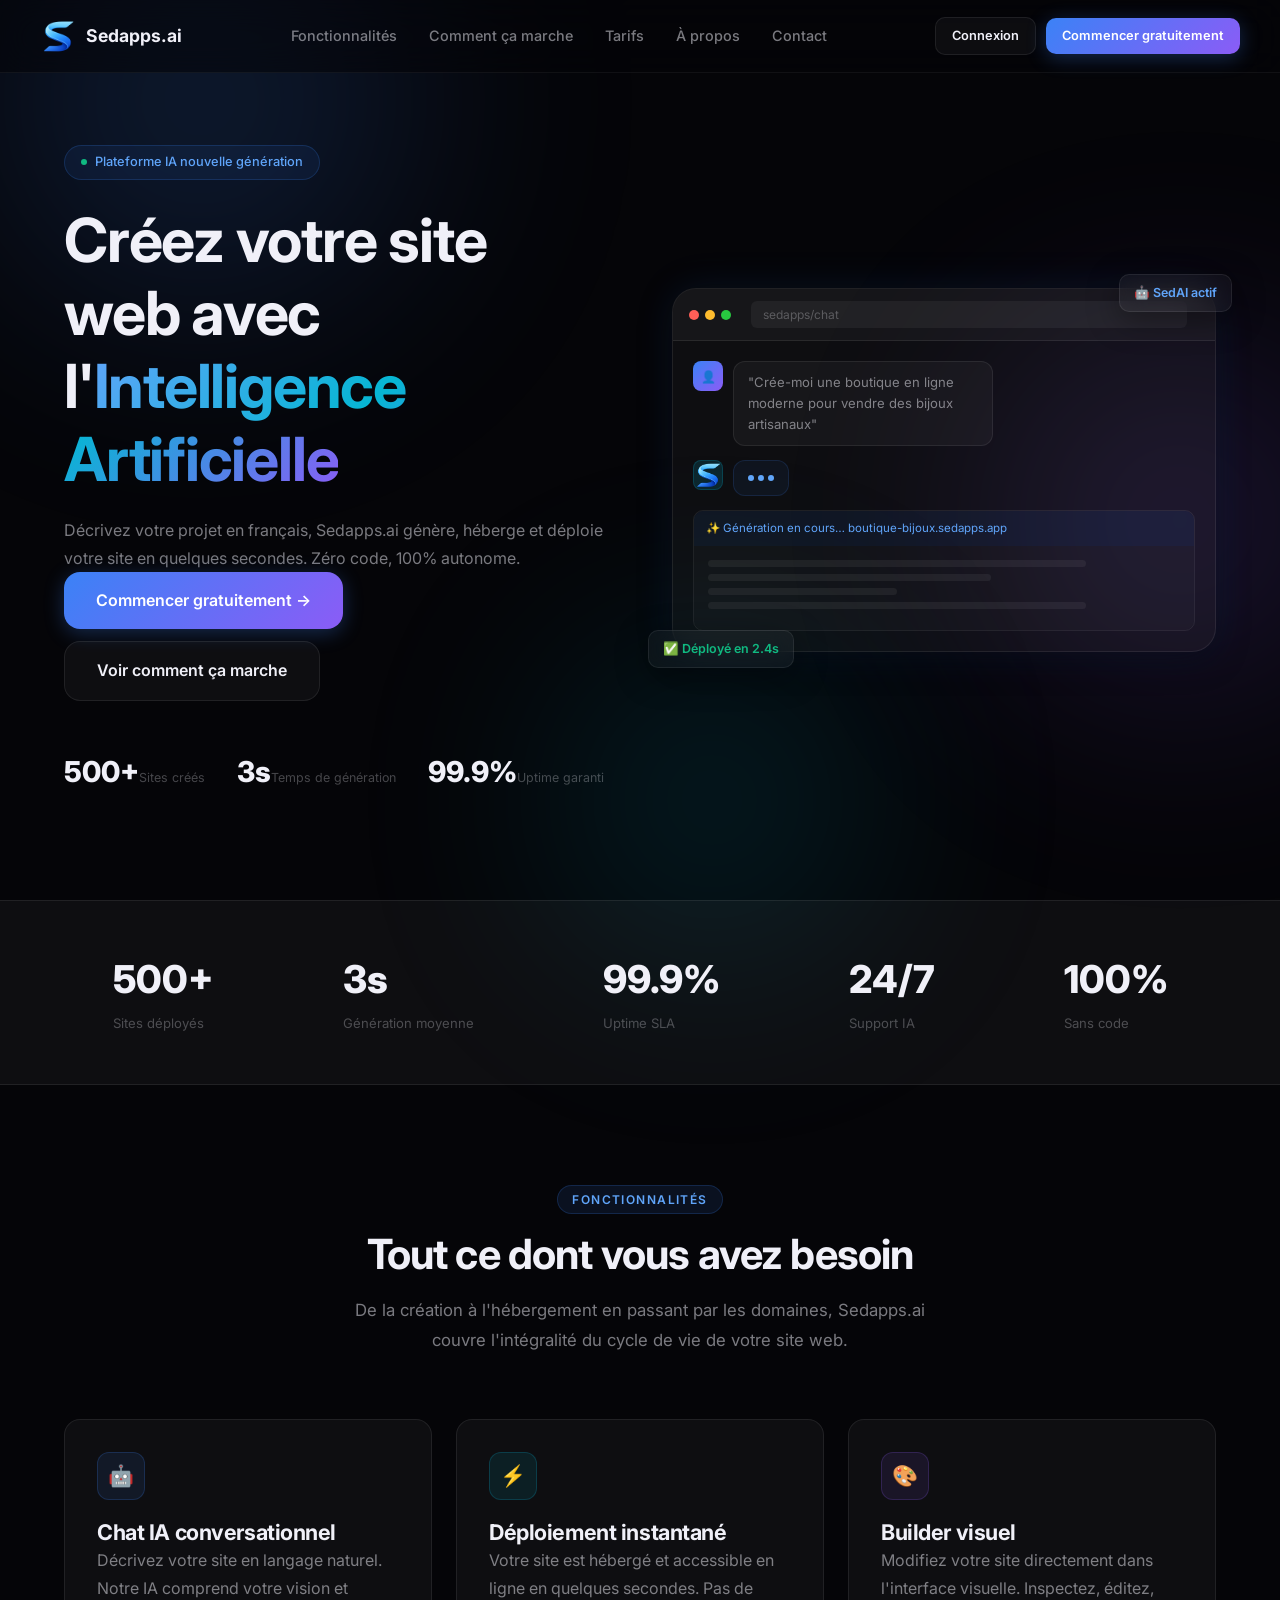
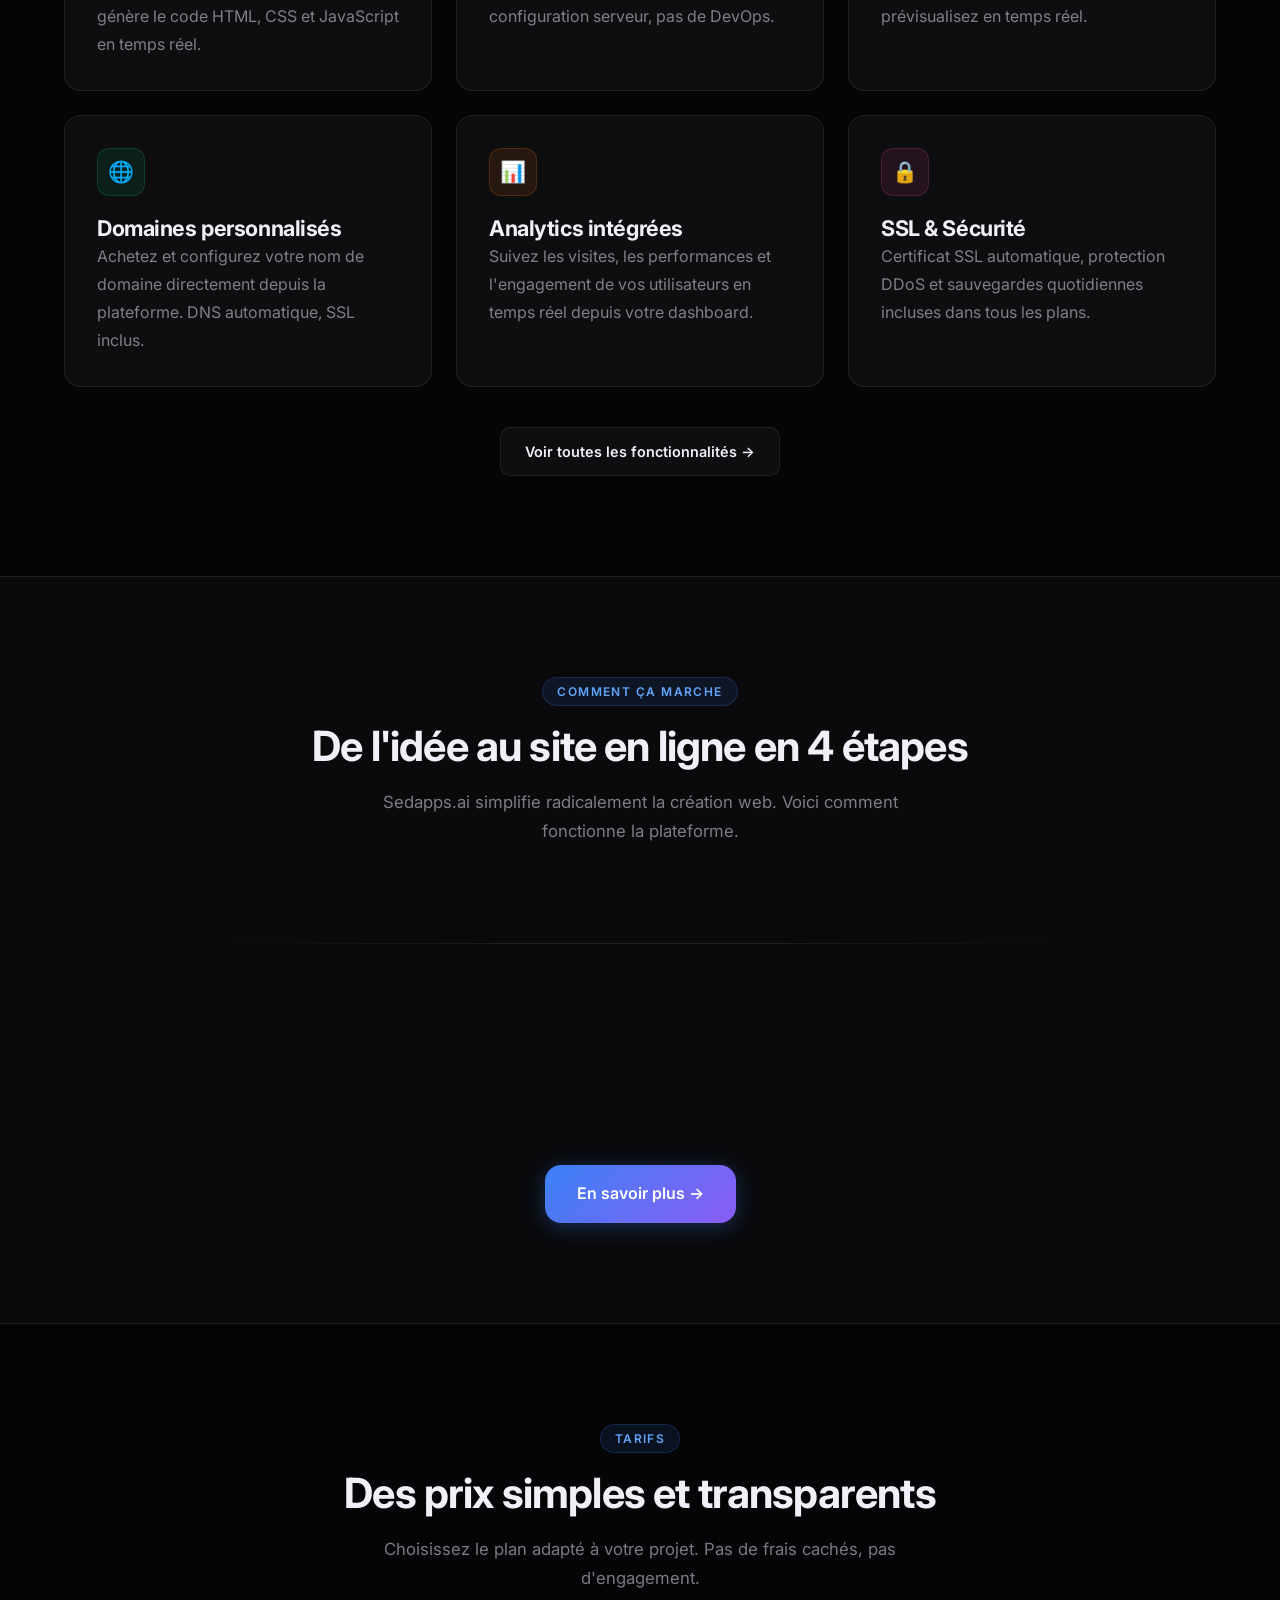
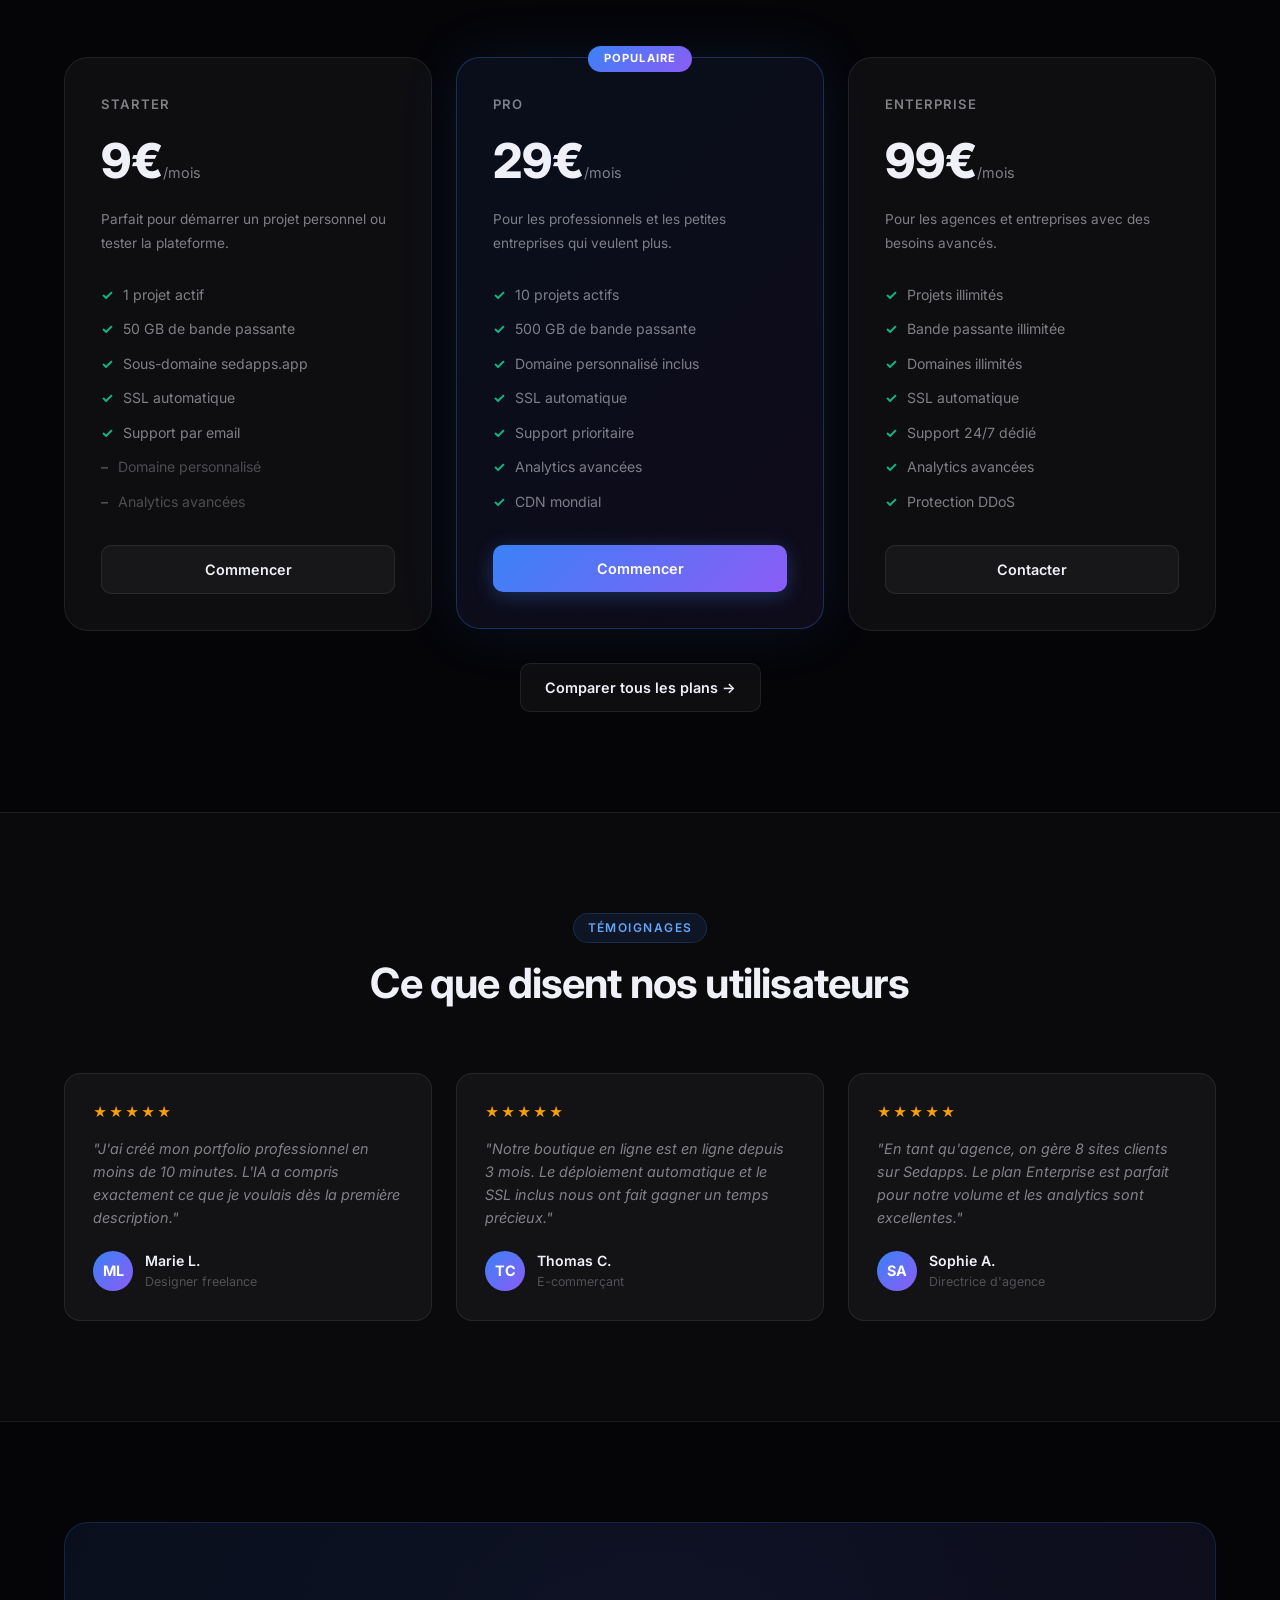
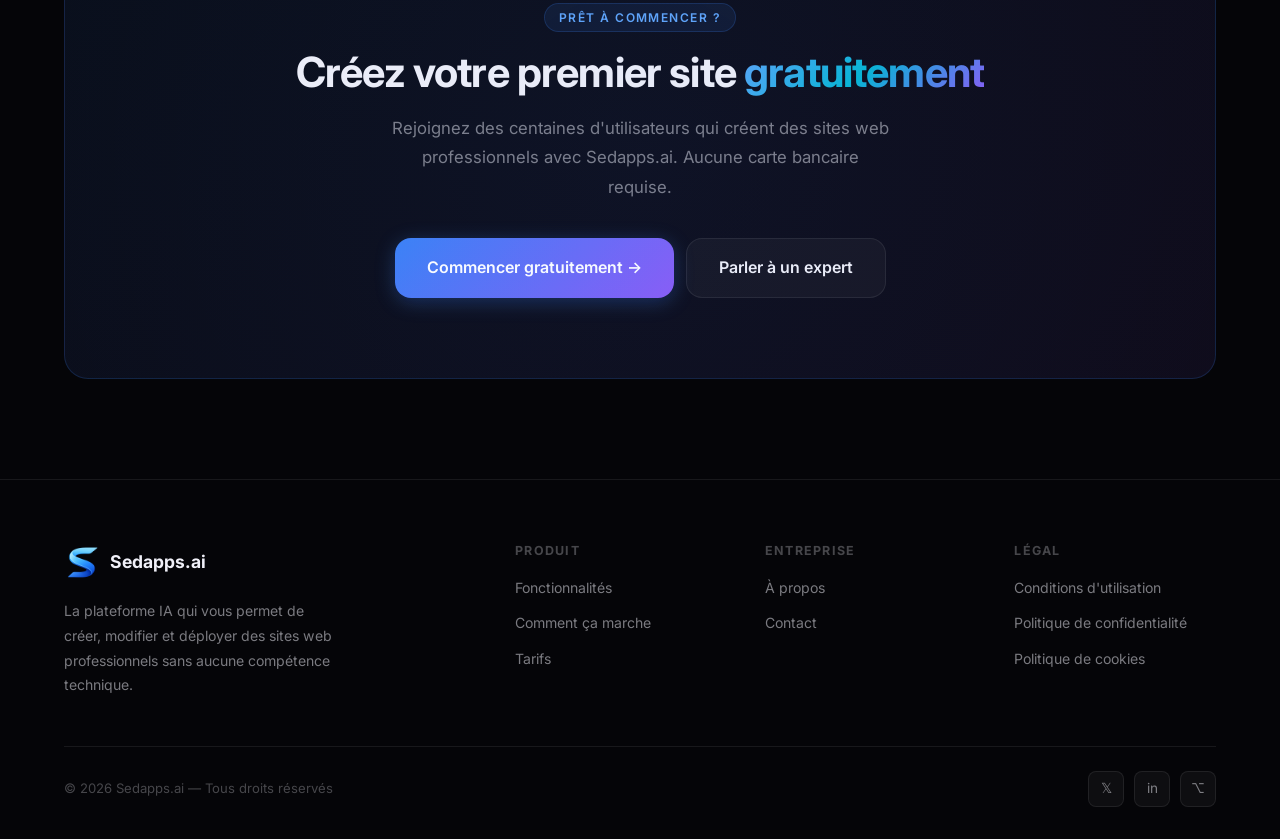
<file: index.html>
<!DOCTYPE html>
<html lang="fr">
<head>
<meta charset="UTF-8">
<meta name="viewport" content="width=device-width, initial-scale=1.0">
<title>Sedapps — Créez votre site web avec l'IA</title>
<meta name="description" content="Sedapps est la plateforme qui vous permet de créer, modifier et déployer des sites web professionnels grâce à l'intelligence artificielle. Sans code, en quelques secondes.">
<link rel="icon" href="logo-sedapps.png" type="image/png">
<link rel="apple-touch-icon" href="logo-sedapps.png">
<link rel="preconnect" href="https://fonts.googleapis.com">
<link rel="preconnect" href="https://fonts.gstatic.com" crossorigin>
<link href="https://fonts.googleapis.com/css2?family=Inter:wght@400;500;600;700;800;900&display=swap" rel="stylesheet">
<link rel="stylesheet" href="shared.css">
<style>
.hero{min-height:100vh;display:flex;align-items:center;padding:120px 0 80px;position:relative}
.hg{display:grid;grid-template-columns:1fr 1fr;gap:64px;align-items:center}
.hbadge{display:inline-flex;align-items:center;gap:8px;background:rgba(59,130,246,.08);border:1px solid rgba(59,130,246,.2);padding:6px 16px;border-radius:100px;font-size:.8rem;font-weight:500;color:var(--blue-l);margin-bottom:24px}
.hbadge .dot{width:6px;height:6px;border-radius:50%;background:var(--green);animation:pulse 2s infinite}
@keyframes pulse{0%,100%{opacity:1}50%{opacity:.4}}
.hero h1{margin-bottom:20px}
.hero>div>div>p{font-size:1.15rem;margin-bottom:36px;max-width:480px}
.hacts{display:flex;gap:12px;flex-wrap:wrap}
.hstats{display:flex;gap:32px;margin-top:48px;flex-wrap:wrap}
.hstat .num{font-size:1.8rem;font-weight:800;color:var(--text)}
.hstat .lbl{font-size:.78rem;color:var(--faint)}
.mockup{background:var(--surface);border:1px solid var(--border);border-radius:var(--rl);overflow:hidden;box-shadow:0 8px 32px rgba(0,0,0,.4),0 0 40px rgba(59,130,246,.12)}
.mbar{background:rgba(255,255,255,.03);border-bottom:1px solid var(--border);padding:12px 16px;display:flex;align-items:center;gap:8px}
.mdots{display:flex;gap:6px}
.mdots span{width:10px;height:10px;border-radius:50%}
.mdots span:nth-child(1){background:#ff5f57}
.mdots span:nth-child(2){background:#febc2e}
.mdots span:nth-child(3){background:#28c840}
.murl{flex:1;background:rgba(255,255,255,.05);border-radius:6px;padding:4px 12px;font-size:.75rem;color:var(--faint);margin:0 12px}
.mbody{padding:20px}
.cmsg{display:flex;gap:10px;margin-bottom:14px;align-items:flex-start}
.cav{width:30px;height:30px;border-radius:8px;flex-shrink:0;display:flex;align-items:center;justify-content:center;font-size:.75rem}
.cav.u{background:linear-gradient(135deg,var(--blue),var(--purple))}
.cav.a{background:rgba(6,182,212,.15);border:1px solid rgba(6,182,212,.2);overflow:hidden}
.cav.a img{width:100%;height:100%;object-fit:contain}
.cbub{background:var(--surface);border:1px solid var(--border);border-radius:12px;padding:10px 14px;font-size:.82rem;max-width:260px;color:var(--muted)}
.cbub.a{background:rgba(59,130,246,.06);border-color:rgba(59,130,246,.15)}
.typing{display:flex;gap:4px;padding:4px 0}
.typing span{width:6px;height:6px;border-radius:50%;background:var(--blue-l);animation:typ 1.2s infinite}
.typing span:nth-child(2){animation-delay:.2s}
.typing span:nth-child(3){animation-delay:.4s}
@keyframes typ{0%,80%,100%{transform:scale(.8);opacity:.4}40%{transform:scale(1);opacity:1}}
.mprev{margin-top:14px;border-radius:10px;overflow:hidden;border:1px solid var(--border)}
.mpbar{background:rgba(59,130,246,.08);padding:8px 12px;font-size:.72rem;color:var(--blue-l);display:flex;align-items:center;gap:6px}
.mpc{background:rgba(255,255,255,.02);padding:14px}
.pl{height:7px;border-radius:4px;background:rgba(255,255,255,.06);margin-bottom:7px}
.pl.w60{width:60%}.pl.w80{width:80%}.pl.w40{width:40%}
.hbf{position:absolute;background:var(--surface);border:1px solid var(--border);border-radius:var(--rs);padding:8px 14px;font-size:.78rem;font-weight:600;backdrop-filter:blur(12px);white-space:nowrap;box-shadow:0 8px 32px rgba(0,0,0,.4)}
.hbf.dep{bottom:-16px;left:-24px;color:var(--green)}
.hbf.ai{top:-14px;right:-16px;color:var(--blue-l)}
.hv{position:relative}

.fg3{display:grid;grid-template-columns:repeat(3,1fr);gap:24px}
.fg4{display:grid;grid-template-columns:repeat(4,1fr);gap:24px}
.fg2{display:grid;grid-template-columns:repeat(2,1fr);gap:24px}

.steps{display:grid;grid-template-columns:repeat(4,1fr);gap:24px;position:relative}
.steps::before{content:'';position:absolute;top:32px;left:12.5%;right:12.5%;height:1px;background:linear-gradient(90deg,transparent,var(--border),var(--border),transparent);z-index:0}
.step{text-align:center;padding:0 8px;position:relative;z-index:1}
.snum{width:64px;height:64px;border-radius:50%;margin:0 auto 20px;display:flex;align-items:center;justify-content:center;font-size:1.3rem;font-weight:800;background:var(--bg2);border:2px solid var(--border);position:relative}
.snum::after{content:'';position:absolute;inset:-5px;border-radius:50%;background:linear-gradient(135deg,var(--blue),var(--purple));z-index:-1;opacity:.25}
.step h3{margin-bottom:8px;font-size:1rem}
.step p{font-size:.85rem}

.pricing-grid{display:grid;grid-template-columns:repeat(3,1fr);gap:24px;align-items:start}
.pc{padding:36px;border-radius:var(--rl);background:var(--surface);border:1px solid var(--border);position:relative;transition:all .3s}
.pc:hover{transform:translateY(-4px)}
.pc.pop{background:linear-gradient(135deg,rgba(59,130,246,.08),rgba(139,92,246,.08));border-color:rgba(59,130,246,.3);box-shadow:0 0 60px rgba(59,130,246,.1)}
.pbadge{position:absolute;top:-12px;left:50%;transform:translateX(-50%);background:linear-gradient(135deg,var(--blue),var(--purple));color:#fff;font-size:.7rem;font-weight:700;letter-spacing:.1em;padding:4px 16px;border-radius:100px}
.pname{font-size:.82rem;font-weight:600;color:var(--muted);text-transform:uppercase;letter-spacing:.08em;margin-bottom:8px}
.pprice{margin-bottom:8px}
.pprice .am{font-size:3rem;font-weight:800;color:var(--text)}
.pprice .per{font-size:.9rem;color:var(--muted)}
.pdesc{font-size:.85rem;margin-bottom:28px}
.pf{margin-bottom:32px;display:flex;flex-direction:column;gap:12px}
.pf li{display:flex;align-items:center;gap:10px;font-size:.88rem;color:var(--muted)}
.pf li::before{content:'✓';color:var(--green);font-weight:700;flex-shrink:0}
.pf li.no{color:var(--faint)}
.pf li.no::before{content:'–';color:var(--faint)}

.tc{padding:28px;border-radius:var(--r);background:var(--surface);border:1px solid var(--border)}
.stars{color:#f59e0b;font-size:.85rem;margin-bottom:14px;letter-spacing:2px}
.tc blockquote{font-size:.9rem;margin-bottom:20px;font-style:italic;color:var(--muted)}
.ta{display:flex;align-items:center;gap:12px}
.tav{width:40px;height:40px;border-radius:50%;background:linear-gradient(135deg,var(--blue),var(--purple));display:flex;align-items:center;justify-content:center;font-weight:700;font-size:.9rem;color:#fff;flex-shrink:0}
.tan{font-size:.88rem;font-weight:600;color:var(--text)}
.tar{font-size:.78rem;color:var(--faint)}

@media(max-width:1024px){.fg3{grid-template-columns:repeat(2,1fr)}.pricing-grid{grid-template-columns:1fr}}
@media(max-width:768px){.hg{grid-template-columns:1fr}.hv{display:none}.hero{padding:100px 0 60px;min-height:auto}.steps{grid-template-columns:1fr 1fr}.steps::before{display:none}.fg3{grid-template-columns:1fr}.fg4{grid-template-columns:1fr 1fr}.fg2{grid-template-columns:1fr}}
@media(max-width:480px){.fg4{grid-template-columns:1fr}}
</style>
</head>
<body>
<div class="amb amb-b"></div>
<div class="amb amb-p"></div>
<div class="amb amb-c"></div>

<!-- NAV -->
<nav class="nav" id="nav">
  <div class="nav-in">
    <a href="index.html" class="nav-logo">
      <div class="li"><img src="logo-sedapps.png" alt="Sedapps"></div>
      <span>Sedapps.ai</span>
    </a>
    <div class="nav-links">
      <a href="features.html">Fonctionnalités</a>
      <a href="how-it-works.html">Comment ça marche</a>
      <a href="pricing.html">Tarifs</a>
      <a href="about.html">À propos</a>
      <a href="contact.html">Contact</a>
    </div>
    <div class="nav-cta">
      <a href="https://app.sedapps.online/" class="btn btn-s btn-sm">Connexion</a>
      <a href="https://app.sedapps.online/" class="btn btn-p btn-sm">Commencer gratuitement</a>
    </div>
    <button class="burger" id="burger" aria-label="Menu">
      <span></span><span></span><span></span>
    </button>
  </div>
</nav>
<div class="mob" id="mob">
  <a href="features.html">Fonctionnalités</a>
  <a href="how-it-works.html">Comment ça marche</a>
  <a href="pricing.html">Tarifs</a>
  <a href="about.html">À propos</a>
  <a href="contact.html">Contact</a>
  <div class="mob-div"></div>
  <a href="https://app.sedapps.online/">Connexion</a>
  <a href="https://app.sedapps.online/" class="btn btn-p">Commencer gratuitement →</a>
</div>

<!-- HERO -->
<section class="hero">
  <div class="wrap">
    <div class="hg">
      <div>
        <div class="hbadge"><span class="dot"></span> Plateforme IA nouvelle génération</div>
        <h1>Créez votre site web avec l'<span class="grad">Intelligence Artificielle</span></h1>
        <p>Décrivez votre projet en français, Sedapps.ai génère, héberge et déploie votre site en quelques secondes. Zéro code, 100% autonome.</p>
        <div class="hacts">
          <a href="https://app.sedapps.online/" class="btn btn-p btn-lg">Commencer gratuitement →</a>
          <a href="how-it-works.html" class="btn btn-s btn-lg">Voir comment ça marche</a>
        </div>
        <div class="hstats">
          <div class="hstat"><span class="num">500+</span><span class="lbl">Sites créés</span></div>
          <div class="hstat"><span class="num">3s</span><span class="lbl">Temps de génération</span></div>
          <div class="hstat"><span class="num">99.9%</span><span class="lbl">Uptime garanti</span></div>
        </div>
      </div>
      <div class="hv">
        <div class="mockup">
          <div class="mbar">
            <div class="mdots"><span></span><span></span><span></span></div>
            <div class="murl">sedapps/chat</div>
          </div>
          <div class="mbody">
            <div class="cmsg">
              <div class="cav u">👤</div>
              <div class="cbub">"Crée-moi une boutique en ligne moderne pour vendre des bijoux artisanaux"</div>
            </div>
            <div class="cmsg">
              <div class="cav a"><img src="logo-sedapps.png" alt="AI"></div>
              <div class="cbub a">
                <div class="typing"><span></span><span></span><span></span></div>
              </div>
            </div>
            <div class="mprev">
              <div class="mpbar">✨ Génération en cours… boutique-bijoux.sedapps.app</div>
              <div class="mpc">
                <div class="pl w80"></div>
                <div class="pl w60"></div>
                <div class="pl w40"></div>
                <div class="pl w80"></div>
              </div>
            </div>
          </div>
        </div>
        <div class="hbf dep">✅ Déployé en 2.4s</div>
        <div class="hbf ai">🤖 SedAI actif</div>
      </div>
    </div>
  </div>
</section>

<!-- STATS BAR -->
<div style="border-top:1px solid var(--border);border-bottom:1px solid var(--border);background:var(--surface);position:relative;z-index:1">
  <div class="wrap">
    <div class="stats-row">
      <div class="stat"><span class="num">500+</span><span class="lbl">Sites déployés</span></div>
      <div class="stat"><span class="num">3s</span><span class="lbl">Génération moyenne</span></div>
      <div class="stat"><span class="num">99.9%</span><span class="lbl">Uptime SLA</span></div>
      <div class="stat"><span class="num">24/7</span><span class="lbl">Support IA</span></div>
      <div class="stat"><span class="num">100%</span><span class="lbl">Sans code</span></div>
    </div>
  </div>
</div>

<!-- FEATURES -->
<section class="section">
  <div class="wrap">
    <div class="sh">
      <span class="label">Fonctionnalités</span>
      <h2>Tout ce dont vous avez besoin</h2>
      <p>De la création à l'hébergement en passant par les domaines, Sedapps.ai couvre l'intégralité du cycle de vie de votre site web.</p>
    </div>
    <div class="fg3">
      <div class="card">
        <div class="icon-box ib-b">🤖</div>
        <h3>Chat IA conversationnel</h3>
        <p>Décrivez votre site en langage naturel. Notre IA comprend votre vision et génère le code HTML, CSS et JavaScript en temps réel.</p>
      </div>
      <div class="card">
        <div class="icon-box ib-c">⚡</div>
        <h3>Déploiement instantané</h3>
        <p>Votre site est hébergé et accessible en ligne en quelques secondes. Pas de configuration serveur, pas de DevOps.</p>
      </div>
      <div class="card">
        <div class="icon-box ib-p">🎨</div>
        <h3>Builder visuel</h3>
        <p>Modifiez votre site directement dans l'interface visuelle. Inspectez, éditez, prévisualisez en temps réel.</p>
      </div>
      <div class="card">
        <div class="icon-box ib-g">🌐</div>
        <h3>Domaines personnalisés</h3>
        <p>Achetez et configurez votre nom de domaine directement depuis la plateforme. DNS automatique, SSL inclus.</p>
      </div>
      <div class="card">
        <div class="icon-box ib-o">📊</div>
        <h3>Analytics intégrées</h3>
        <p>Suivez les visites, les performances et l'engagement de vos utilisateurs en temps réel depuis votre dashboard.</p>
      </div>
      <div class="card">
        <div class="icon-box ib-pk">🔒</div>
        <h3>SSL & Sécurité</h3>
        <p>Certificat SSL automatique, protection DDoS et sauvegardes quotidiennes incluses dans tous les plans.</p>
      </div>
    </div>
    <div style="text-align:center;margin-top:40px">
      <a href="features.html" class="btn btn-s">Voir toutes les fonctionnalités →</a>
    </div>
  </div>
</section>

<!-- HOW IT WORKS -->
<section class="section" style="background:rgba(255,255,255,.02);border-top:1px solid var(--border);border-bottom:1px solid var(--border)">
  <div class="wrap">
    <div class="sh">
      <span class="label">Comment ça marche</span>
      <h2>De l'idée au site en ligne en 4 étapes</h2>
      <p>Sedapps.ai simplifie radicalement la création web. Voici comment fonctionne la plateforme.</p>
    </div>
    <div class="steps">
      <div class="step">
        <div class="snum">1</div>
        <h3>Décrivez</h3>
        <p>Expliquez votre projet en français dans le chat IA. Soyez aussi précis ou vague que vous le souhaitez.</p>
      </div>
      <div class="step">
        <div class="snum">2</div>
        <h3>Générez</h3>
        <p>L'IA analyse votre demande et génère automatiquement le code HTML, CSS et JavaScript de votre site.</p>
      </div>
      <div class="step">
        <div class="snum">3</div>
        <h3>Affinez</h3>
        <p>Modifiez votre site par conversation ou via le builder visuel. Chaque changement est appliqué instantanément.</p>
      </div>
      <div class="step">
        <div class="snum">4</div>
        <h3>Déployez</h3>
        <p>Publiez en un clic sur votre domaine personnalisé. Votre site est en ligne, sécurisé et performant.</p>
      </div>
    </div>
    <div style="text-align:center;margin-top:48px">
      <a href="how-it-works.html" class="btn btn-p btn-lg">En savoir plus →</a>
    </div>
  </div>
</section>

<!-- PRICING -->
<section class="section">
  <div class="wrap">
    <div class="sh">
      <span class="label">Tarifs</span>
      <h2>Des prix simples et transparents</h2>
      <p>Choisissez le plan adapté à votre projet. Pas de frais cachés, pas d'engagement.</p>
    </div>
    <div class="pricing-grid">
      <div class="pc">
        <div class="pname">Starter</div>
        <div class="pprice"><span class="am">9€</span><span class="per">/mois</span></div>
        <p class="pdesc">Parfait pour démarrer un projet personnel ou tester la plateforme.</p>
        <ul class="pf">
          <li>1 projet actif</li>
          <li>50 GB de bande passante</li>
          <li>Sous-domaine sedapps.app</li>
          <li>SSL automatique</li>
          <li>Support par email</li>
          <li class="no">Domaine personnalisé</li>
          <li class="no">Analytics avancées</li>
        </ul>
        <a href="https://app.sedapps.online/" class="btn btn-s btn-full">Commencer</a>
      </div>
      <div class="pc pop">
        <div class="pbadge">POPULAIRE</div>
        <div class="pname">Pro</div>
        <div class="pprice"><span class="am">29€</span><span class="per">/mois</span></div>
        <p class="pdesc">Pour les professionnels et les petites entreprises qui veulent plus.</p>
        <ul class="pf">
          <li>10 projets actifs</li>
          <li>500 GB de bande passante</li>
          <li>Domaine personnalisé inclus</li>
          <li>SSL automatique</li>
          <li>Support prioritaire</li>
          <li>Analytics avancées</li>
          <li>CDN mondial</li>
        </ul>
        <a href="https://app.sedapps.online/" class="btn btn-p btn-full">Commencer</a>
      </div>
      <div class="pc">
        <div class="pname">Enterprise</div>
        <div class="pprice"><span class="am">99€</span><span class="per">/mois</span></div>
        <p class="pdesc">Pour les agences et entreprises avec des besoins avancés.</p>
        <ul class="pf">
          <li>Projets illimités</li>
          <li>Bande passante illimitée</li>
          <li>Domaines illimités</li>
          <li>SSL automatique</li>
          <li>Support 24/7 dédié</li>
          <li>Analytics avancées</li>
          <li>Protection DDoS</li>
        </ul>
        <a href="https://app.sedapps.online/" class="btn btn-s btn-full">Contacter</a>
      </div>
    </div>
    <div style="text-align:center;margin-top:32px">
      <a href="pricing.html" class="btn btn-s">Comparer tous les plans →</a>
    </div>
  </div>
</section>

<!-- TESTIMONIALS -->
<section class="section" style="background:rgba(255,255,255,.02);border-top:1px solid var(--border);border-bottom:1px solid var(--border)">
  <div class="wrap">
    <div class="sh">
      <span class="label">Témoignages</span>
      <h2>Ce que disent nos utilisateurs</h2>
    </div>
    <div class="fg3">
      <div class="tc">
        <div class="stars">★★★★★</div>
        <blockquote>"J'ai créé mon portfolio professionnel en moins de 10 minutes. L'IA a compris exactement ce que je voulais dès la première description."</blockquote>
        <div class="ta"><div class="tav">ML</div><div><div class="tan">Marie L.</div><div class="tar">Designer freelance</div></div></div>
      </div>
      <div class="tc">
        <div class="stars">★★★★★</div>
        <blockquote>"Notre boutique en ligne est en ligne depuis 3 mois. Le déploiement automatique et le SSL inclus nous ont fait gagner un temps précieux."</blockquote>
        <div class="ta"><div class="tav">TC</div><div><div class="tan">Thomas C.</div><div class="tar">E-commerçant</div></div></div>
      </div>
      <div class="tc">
        <div class="stars">★★★★★</div>
        <blockquote>"En tant qu'agence, on gère 8 sites clients sur Sedapps. Le plan Enterprise est parfait pour notre volume et les analytics sont excellentes."</blockquote>
        <div class="ta"><div class="tav">SA</div><div><div class="tan">Sophie A.</div><div class="tar">Directrice d'agence</div></div></div>
      </div>
    </div>
  </div>
</section>

<!-- CTA -->
<section class="section">
  <div class="wrap">
    <div class="cta-box">
      <span class="label">Prêt à commencer ?</span>
      <h2>Créez votre premier site <span class="grad">gratuitement</span></h2>
      <p>Rejoignez des centaines d'utilisateurs qui créent des sites web professionnels avec Sedapps.ai. Aucune carte bancaire requise.</p>
      <div class="cta-acts">
        <a href="https://app.sedapps.online/" class="btn btn-p btn-lg">Commencer gratuitement →</a>
        <a href="contact.html" class="btn btn-s btn-lg">Parler à un expert</a>
      </div>
    </div>
  </div>
</section>

<!-- FOOTER -->
<footer class="footer">
  <div class="wrap">
    <div class="fg">
      <div class="fb">
        <a href="index.html" class="nav-logo" style="display:inline-flex">
          <div class="li"><img src="logo-sedapps.png" alt="Sedapps"></div>
          <span>Sedapps.ai</span>
        </a>
        <p>La plateforme IA qui vous permet de créer, modifier et déployer des sites web professionnels sans aucune compétence technique.</p>
      </div>
      <div class="fc">
        <h5>Produit</h5>
        <ul>
          <li><a href="features.html">Fonctionnalités</a></li>
          <li><a href="how-it-works.html">Comment ça marche</a></li>
          <li><a href="pricing.html">Tarifs</a></li>
        </ul>
      </div>
      <div class="fc">
        <h5>Entreprise</h5>
        <ul>
          <li><a href="about.html">À propos</a></li>
          <li><a href="contact.html">Contact</a></li>
        </ul>
      </div>
      <div class="fc">
        <h5>Légal</h5>
        <ul>
          <li><a href="terms.html">Conditions d'utilisation</a></li>
          <li><a href="privacy.html">Politique de confidentialité</a></li>
          <li><a href="cookies.html">Politique de cookies</a></li>
        </ul>
      </div>
    </div>
    <div class="fb-bot">
      <p>© 2026 Sedapps.ai — Tous droits réservés</p>
      <div class="fsoc">
        <a href="#" title="Twitter/X">𝕏</a>
        <a href="#" title="LinkedIn">in</a>
        <a href="#" title="GitHub">⌥</a>
      </div>
    </div>
  </div>
</footer>

<script src="shared.js"></script>
</body>
</html>
</file>
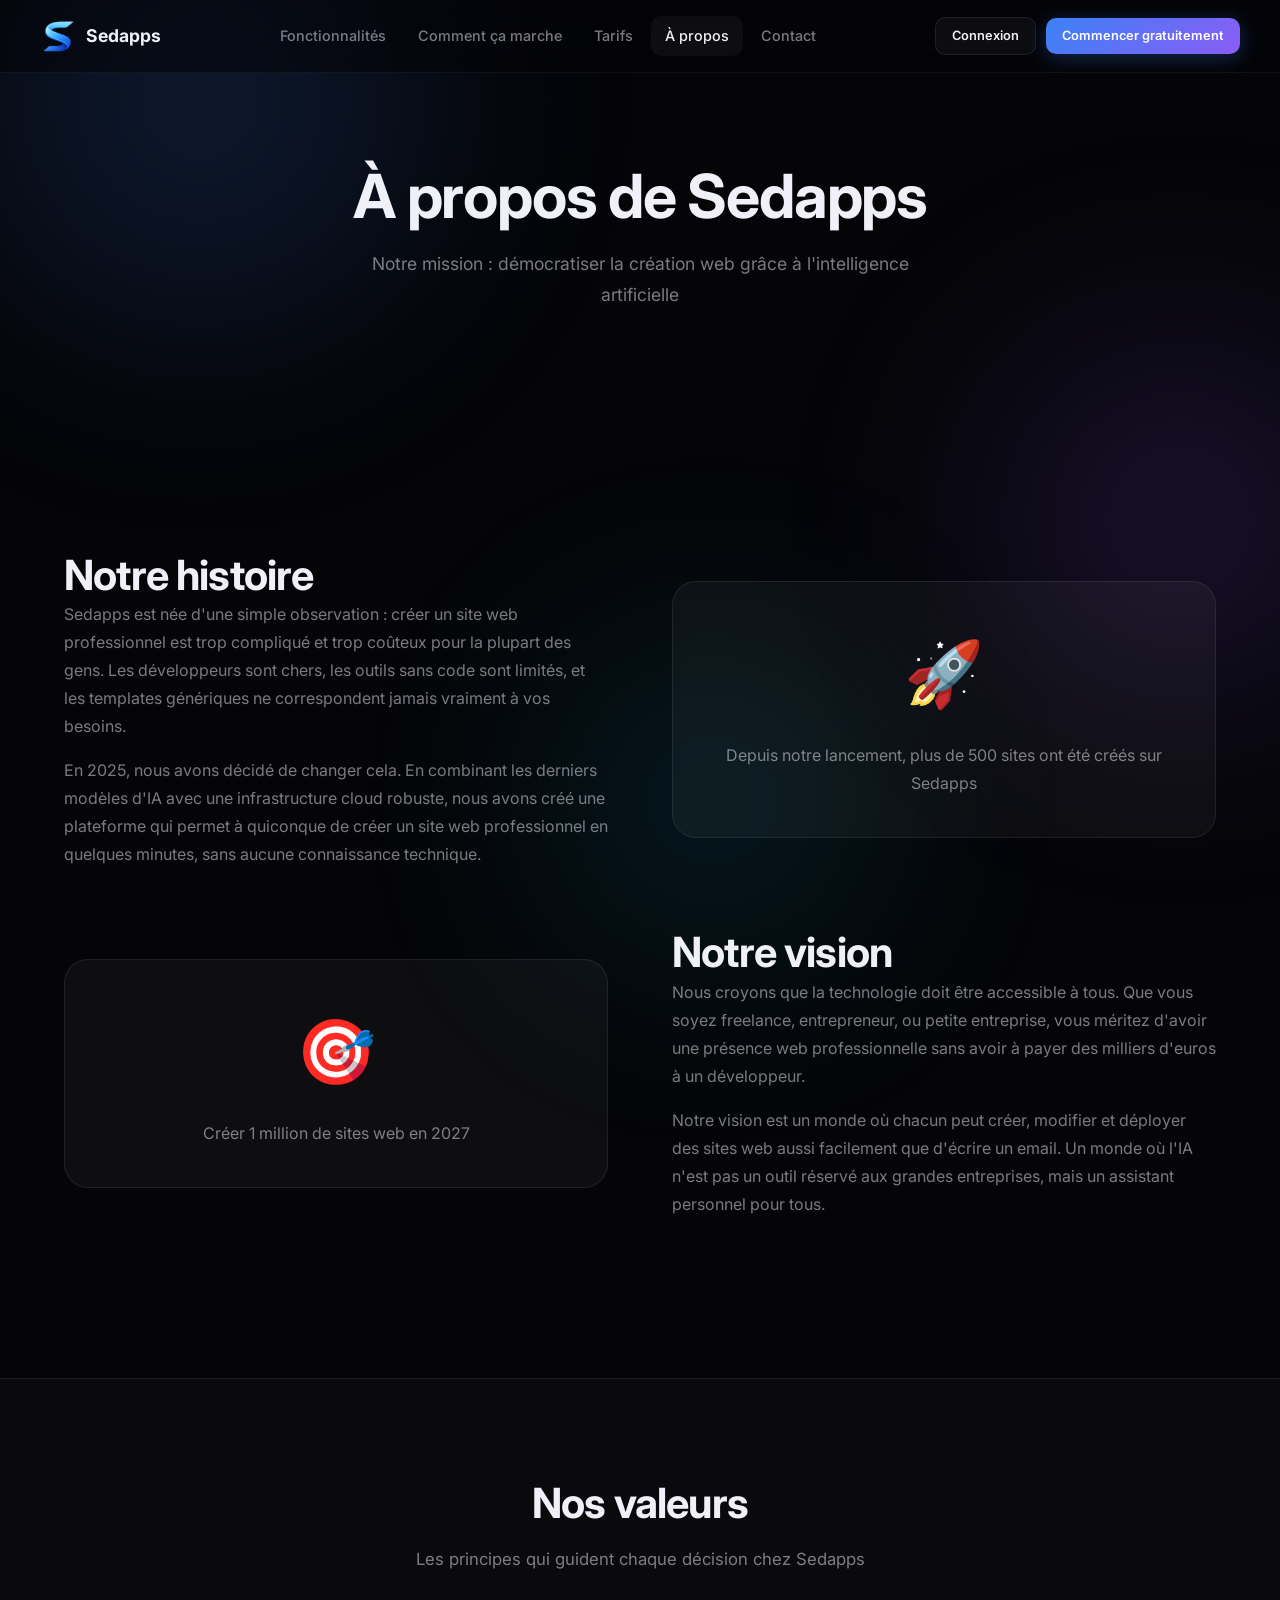
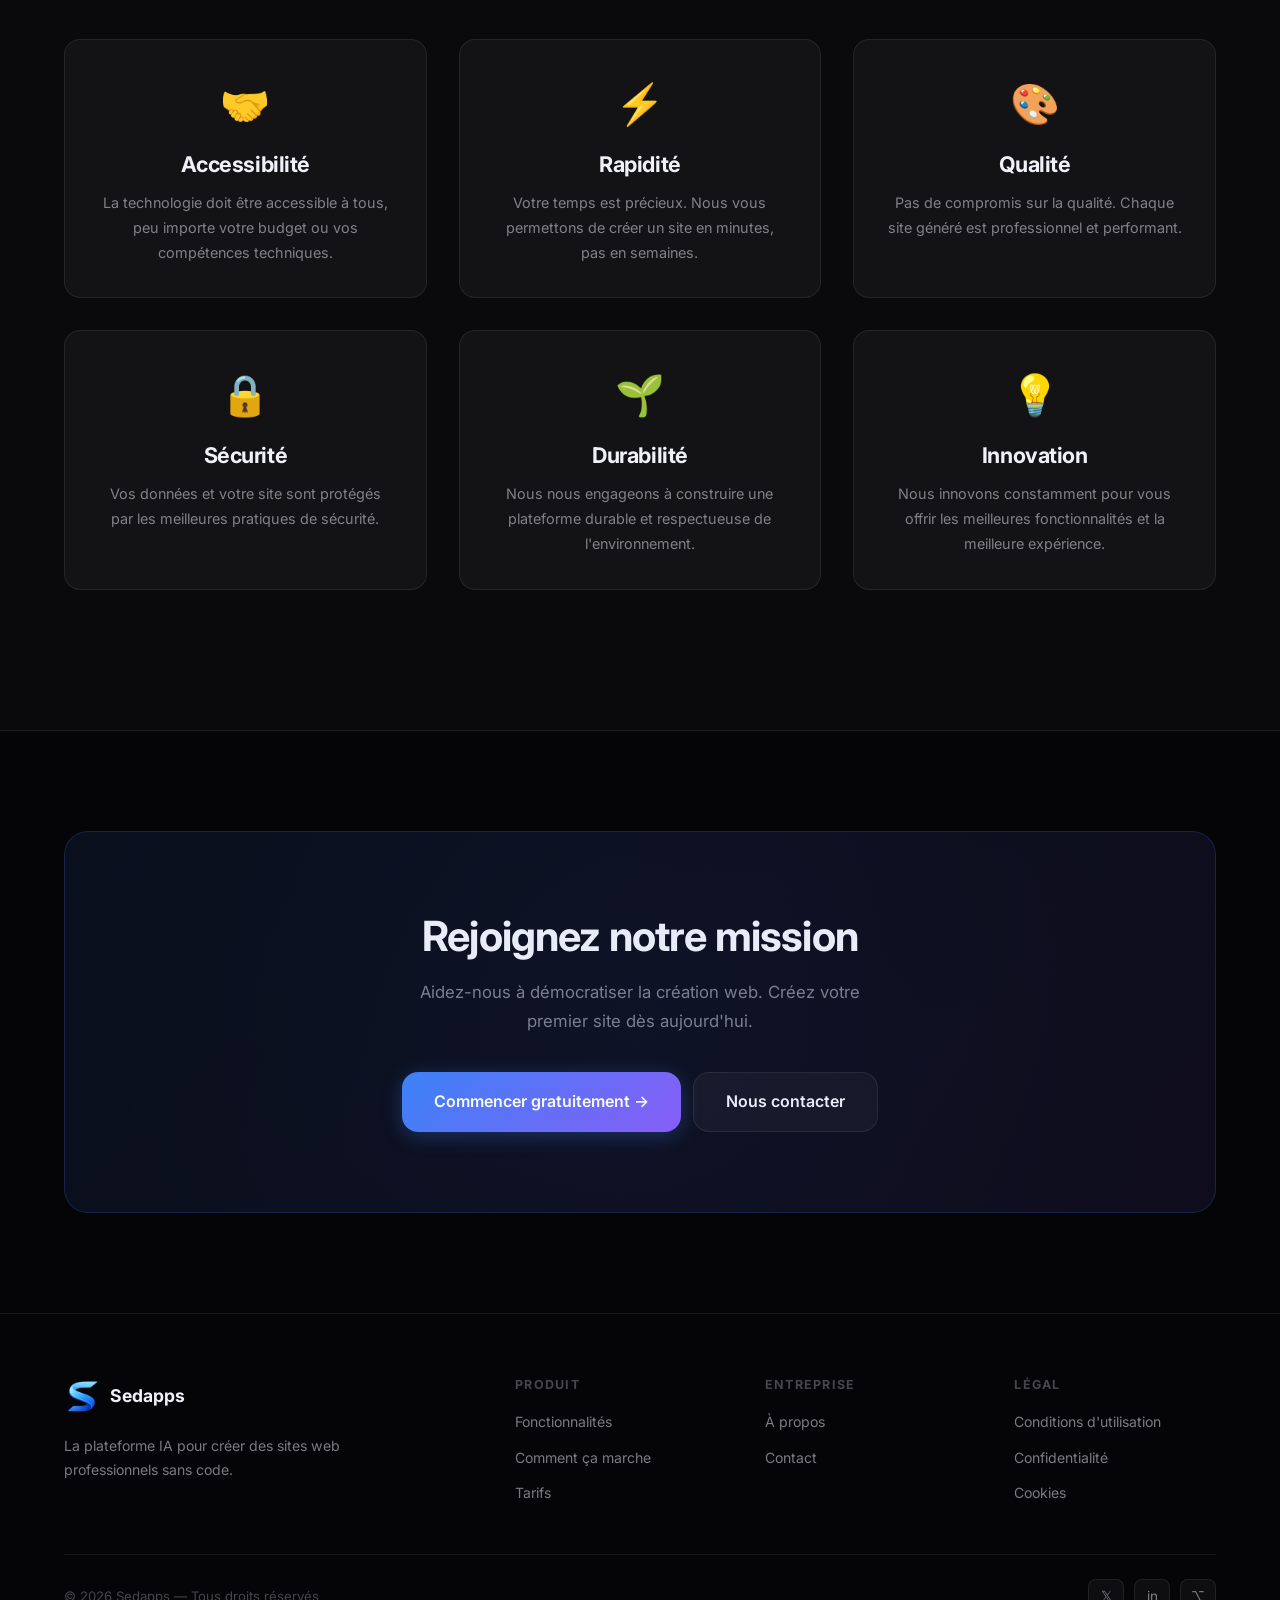
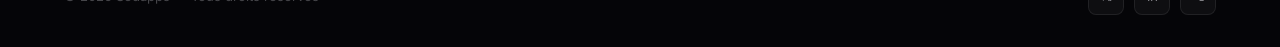
<file: about.html>
<!DOCTYPE html>
<html lang="fr">
<head>
<meta charset="UTF-8">
<meta name="viewport" content="width=device-width, initial-scale=1.0">
<title>À propos — Sedapps</title>
<meta name="description" content="Découvrez l'histoire et la mission de Sedapps">
<link rel="icon" href="logo-sedapps.png" type="image/png">
<link href="https://fonts.googleapis.com/css2?family=Inter:wght@400;500;600;700;800;900&display=swap" rel="stylesheet">
<link rel="stylesheet" href="shared.css">
<style>
.about-grid{display:grid;grid-template-columns:1fr 1fr;gap:64px;align-items:center;margin:60px 0}
.about-grid.rev{direction:rtl}
.about-grid.rev>*{direction:ltr}
.values-grid{display:grid;grid-template-columns:repeat(3,1fr);gap:32px;margin:40px 0}
.value-card{padding:32px;background:var(--surface);border:1px solid var(--border);border-radius:var(--r);text-align:center}
.value-card .emoji{font-size:2.5rem;margin-bottom:16px}
.value-card h3{margin-bottom:12px}
.value-card p{font-size:.9rem;color:var(--muted)}
@media(max-width:768px){.about-grid{grid-template-columns:1fr;gap:32px}.about-grid.rev{direction:ltr}.values-grid{grid-template-columns:1fr}}
</style>
</head>
<body>
<div class="amb amb-b"></div><div class="amb amb-p"></div><div class="amb amb-c"></div>

<nav class="nav" id="nav">
  <div class="nav-in">
    <a href="index.html" class="nav-logo"><div class="li"><img src="logo-sedapps.png" alt="Sedapps"></div><span>Sedapps</span></a>
    <div class="nav-links">
      <a href="features.html">Fonctionnalités</a>
      <a href="how-it-works.html">Comment ça marche</a>
      <a href="pricing.html">Tarifs</a>
      <a href="about.html" class="active">À propos</a>
      <a href="contact.html">Contact</a>
    </div>
    <div class="nav-cta">
      <a href="https://app.sedapps.online/" class="btn btn-s btn-sm">Connexion</a>
      <a href="https://app.sedapps.online/" class="btn btn-p btn-sm">Commencer gratuitement</a>
    </div>
    <button class="burger" id="burger"><span></span><span></span><span></span></button>
  </div>
</nav>
<div class="mob" id="mob">
  <a href="features.html">Fonctionnalités</a>
  <a href="how-it-works.html">Comment ça marche</a>
  <a href="pricing.html">Tarifs</a>
  <a href="about.html" class="active">À propos</a>
  <a href="contact.html">Contact</a>
  <div class="mob-div"></div>
  <a href="https://app.sedapps.online/">Connexion</a>
  <a href="https://app.sedapps.online/" class="btn btn-p">Commencer gratuitement →</a>
</div>

<div class="ph">
  <div class="wrap">
    <h1>À propos de Sedapps</h1>
    <p>Notre mission : démocratiser la création web grâce à l'intelligence artificielle</p>
  </div>
</div>

<section class="section">
  <div class="wrap">
    <div class="about-grid">
      <div>
        <h2>Notre histoire</h2>
        <p>Sedapps est née d'une simple observation : créer un site web professionnel est trop compliqué et trop coûteux pour la plupart des gens. Les développeurs sont chers, les outils sans code sont limités, et les templates génériques ne correspondent jamais vraiment à vos besoins.</p>
        <p style="margin-top:16px">En 2025, nous avons décidé de changer cela. En combinant les derniers modèles d'IA avec une infrastructure cloud robuste, nous avons créé une plateforme qui permet à quiconque de créer un site web professionnel en quelques minutes, sans aucune connaissance technique.</p>
      </div>
      <div style="background:var(--surface);border:1px solid var(--border);border-radius:var(--rl);padding:40px;text-align:center">
        <div style="font-size:4rem;margin-bottom:16px">🚀</div>
        <p style="color:var(--muted)">Depuis notre lancement, plus de 500 sites ont été créés sur Sedapps</p>
      </div>
    </div>

    <div class="about-grid rev">
      <div>
        <h2>Notre vision</h2>
        <p>Nous croyons que la technologie doit être accessible à tous. Que vous soyez freelance, entrepreneur, ou petite entreprise, vous méritez d'avoir une présence web professionnelle sans avoir à payer des milliers d'euros à un développeur.</p>
        <p style="margin-top:16px">Notre vision est un monde où chacun peut créer, modifier et déployer des sites web aussi facilement que d'écrire un email. Un monde où l'IA n'est pas un outil réservé aux grandes entreprises, mais un assistant personnel pour tous.</p>
      </div>
      <div style="background:var(--surface);border:1px solid var(--border);border-radius:var(--rl);padding:40px;text-align:center">
        <div style="font-size:4rem;margin-bottom:16px">🎯</div>
        <p style="color:var(--muted)">Créer 1 million de sites web en 2027</p>
      </div>
    </div>
  </div>
</section>

<section class="section" style="background:rgba(255,255,255,.02);border-top:1px solid var(--border);border-bottom:1px solid var(--border)">
  <div class="wrap">
    <div class="sh">
      <h2>Nos valeurs</h2>
      <p>Les principes qui guident chaque décision chez Sedapps</p>
    </div>
    <div class="values-grid">
      <div class="value-card">
        <div class="emoji">🤝</div>
        <h3>Accessibilité</h3>
        <p>La technologie doit être accessible à tous, peu importe votre budget ou vos compétences techniques.</p>
      </div>
      <div class="value-card">
        <div class="emoji">⚡</div>
        <h3>Rapidité</h3>
        <p>Votre temps est précieux. Nous vous permettons de créer un site en minutes, pas en semaines.</p>
      </div>
      <div class="value-card">
        <div class="emoji">🎨</div>
        <h3>Qualité</h3>
        <p>Pas de compromis sur la qualité. Chaque site généré est professionnel et performant.</p>
      </div>
      <div class="value-card">
        <div class="emoji">🔒</div>
        <h3>Sécurité</h3>
        <p>Vos données et votre site sont protégés par les meilleures pratiques de sécurité.</p>
      </div>
      <div class="value-card">
        <div class="emoji">🌱</div>
        <h3>Durabilité</h3>
        <p>Nous nous engageons à construire une plateforme durable et respectueuse de l'environnement.</p>
      </div>
      <div class="value-card">
        <div class="emoji">💡</div>
        <h3>Innovation</h3>
        <p>Nous innovons constamment pour vous offrir les meilleures fonctionnalités et la meilleure expérience.</p>
      </div>
    </div>
  </div>
</section>

<section class="section">
  <div class="wrap">
    <div class="cta-box">
      <h2>Rejoignez notre mission</h2>
      <p>Aidez-nous à démocratiser la création web. Créez votre premier site dès aujourd'hui.</p>
      <div class="cta-acts">
        <a href="https://app.sedapps.online/" class="btn btn-p btn-lg">Commencer gratuitement →</a>
        <a href="contact.html" class="btn btn-s btn-lg">Nous contacter</a>
      </div>
    </div>
  </div>
</section>

<footer class="footer">
  <div class="wrap">
    <div class="fg">
      <div class="fb"><a href="index.html" class="nav-logo" style="display:inline-flex"><div class="li"><img src="logo-sedapps.png" alt="Sedapps"></div><span>Sedapps</span></a><p>La plateforme IA pour créer des sites web professionnels sans code.</p></div>
      <div class="fc"><h5>Produit</h5><ul><li><a href="features.html">Fonctionnalités</a></li><li><a href="how-it-works.html">Comment ça marche</a></li><li><a href="pricing.html">Tarifs</a></li></ul></div>
      <div class="fc"><h5>Entreprise</h5><ul><li><a href="about.html">À propos</a></li><li><a href="contact.html">Contact</a></li></ul></div>
      <div class="fc"><h5>Légal</h5><ul><li><a href="terms.html">Conditions d'utilisation</a></li><li><a href="privacy.html">Confidentialité</a></li><li><a href="cookies.html">Cookies</a></li></ul></div>
    </div>
    <div class="fb-bot"><p>© 2026 Sedapps — Tous droits réservés</p><div class="fsoc"><a href="#">𝕏</a><a href="#">in</a><a href="#">⌥</a></div></div>
  </div>
</footer>
<script src="shared.js"></script>
</body>
</html>
</file>
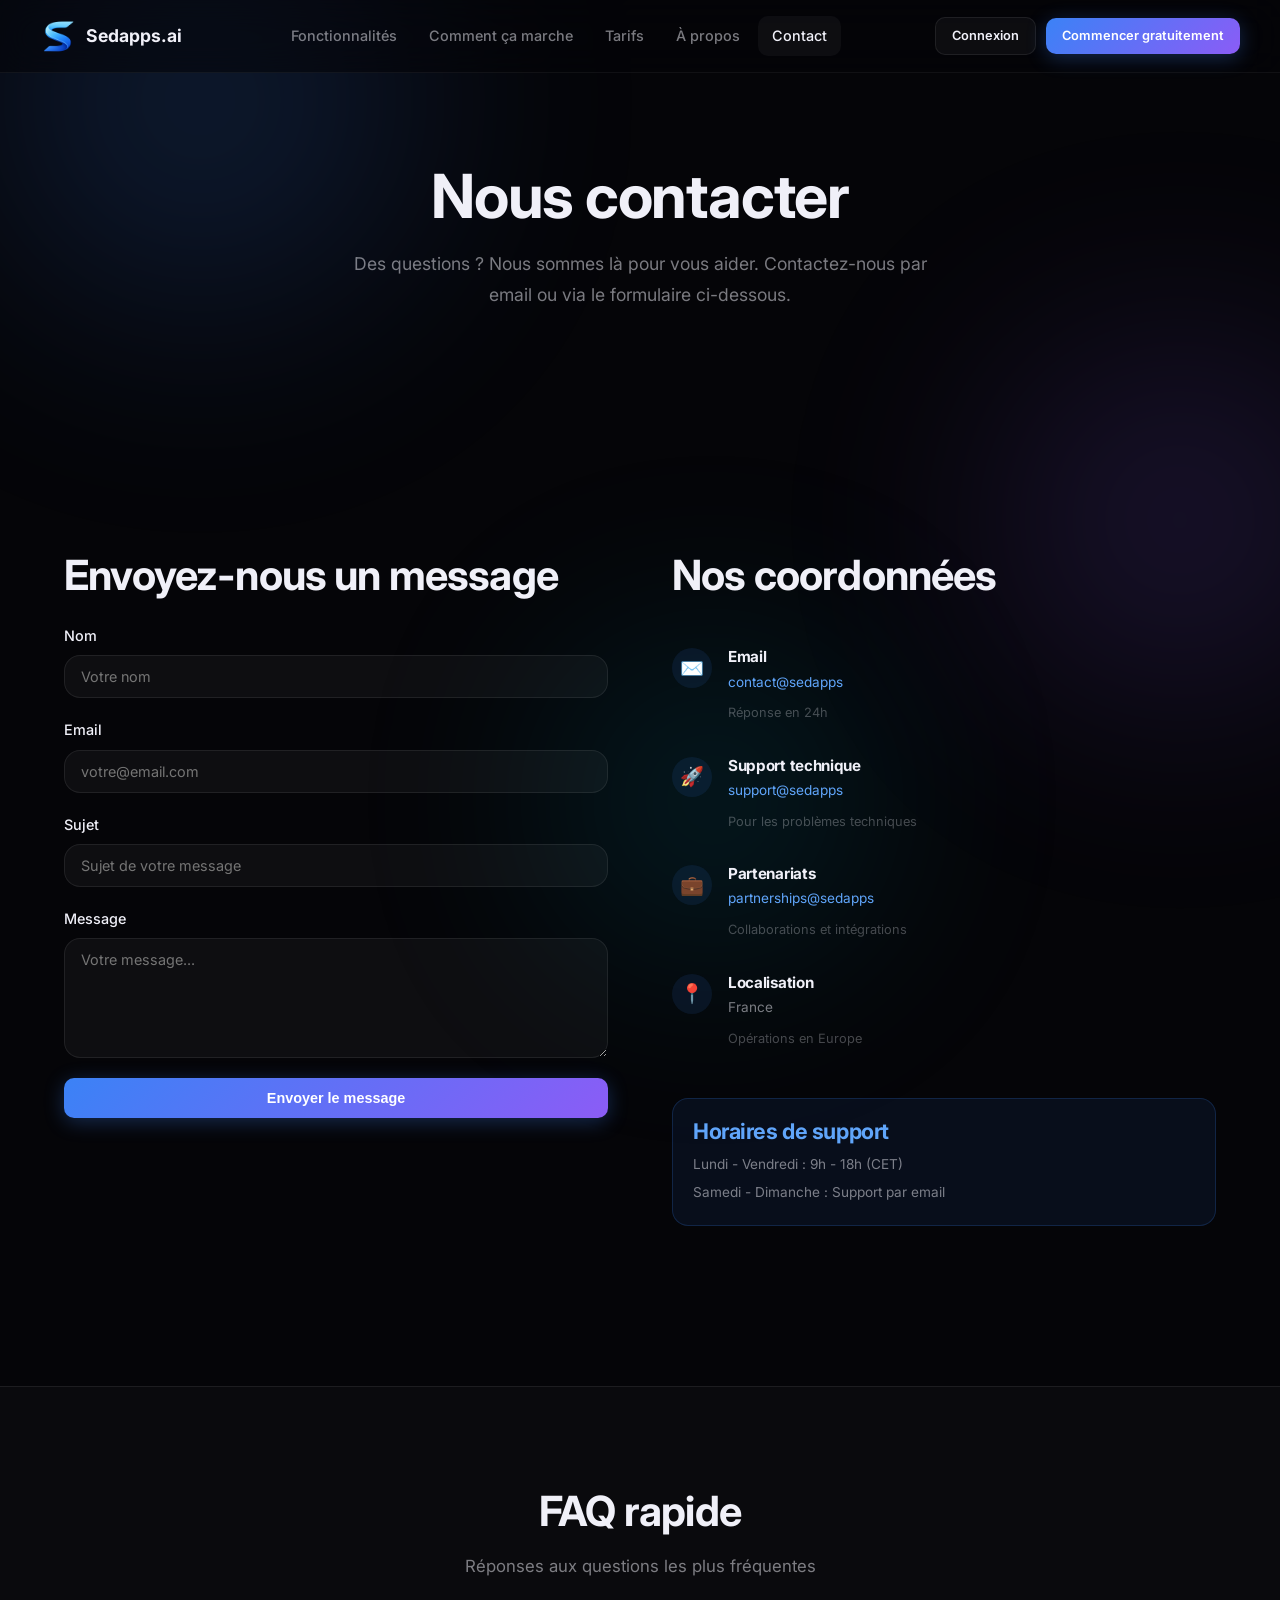
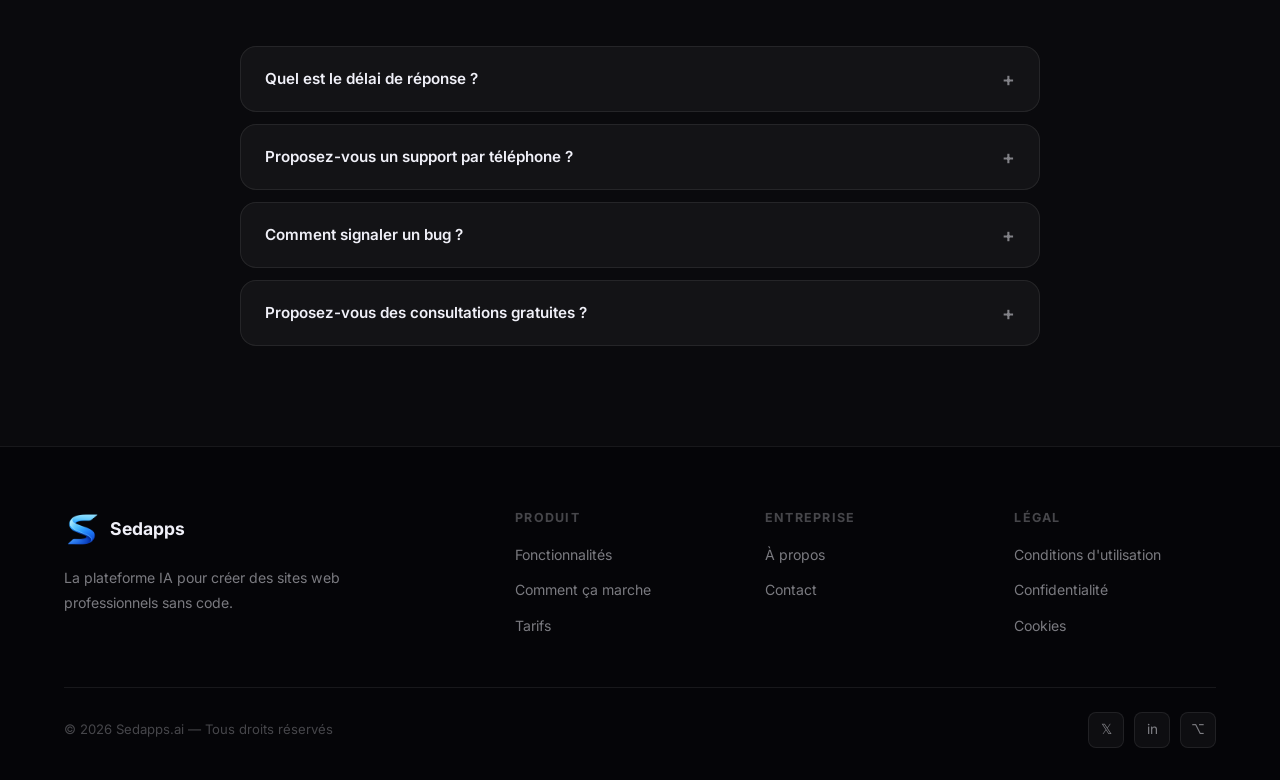
<file: contact.html>
<!DOCTYPE html>
<html lang="fr">
<head>
<meta charset="UTF-8">
<meta name="viewport" content="width=device-width, initial-scale=1.0">
<title>Contact — Sedapps.ai</title>
<meta name="description" content="Contactez l'équipe Sedapps.ai">
<link rel="icon" href="logo-sedapps.png" type="image/png">
<link href="https://fonts.googleapis.com/css2?family=Inter:wght@400;500;600;700;800;900&display=swap" rel="stylesheet">
<link rel="stylesheet" href="shared.css">
<style>
.contact-grid{display:grid;grid-template-columns:1fr 1fr;gap:64px;align-items:start;margin:60px 0}
.contact-form{display:flex;flex-direction:column;gap:20px}
.form-group{display:flex;flex-direction:column;gap:8px}
.form-group label{font-size:.9rem;font-weight:500;color:var(--text)}
.form-group input,.form-group textarea{background:var(--surface);border:1px solid var(--border);border-radius:var(--r);padding:12px 16px;color:var(--text);font-family:inherit;font-size:.9rem}
.form-group input:focus,.form-group textarea:focus{outline:none;border-color:var(--blue-l);box-shadow:0 0 0 3px rgba(59,130,246,.1)}
.form-group textarea{resize:vertical;min-height:120px}
.contact-info{display:flex;flex-direction:column;gap:32px}
.info-block{display:flex;gap:16px}
.info-icon{width:40px;height:40px;border-radius:50%;background:rgba(59,130,246,.1);display:flex;align-items:center;justify-content:center;font-size:1.2rem;flex-shrink:0}
.info-content h3{margin-bottom:4px;font-size:.95rem}
.info-content p{font-size:.85rem;color:var(--muted)}
@media(max-width:768px){.contact-grid{grid-template-columns:1fr;gap:32px}}
</style>
</head>
<body>
<div class="amb amb-b"></div><div class="amb amb-p"></div><div class="amb amb-c"></div>

<nav class="nav" id="nav">
  <div class="nav-in">
    <a href="index.html" class="nav-logo"><div class="li"><img src="logo-sedapps.png" alt="Sedapps"></div><span>Sedapps.ai</span></a>
    <div class="nav-links">
      <a href="features.html">Fonctionnalités</a>
      <a href="how-it-works.html">Comment ça marche</a>
      <a href="pricing.html">Tarifs</a>
      <a href="about.html">À propos</a>
      <a href="contact.html" class="active">Contact</a>
    </div>
    <div class="nav-cta">
      <a href="https://app.sedapps.online/" class="btn btn-s btn-sm">Connexion</a>
      <a href="https://app.sedapps.online/" class="btn btn-p btn-sm">Commencer gratuitement</a>
    </div>
    <button class="burger" id="burger"><span></span><span></span><span></span></button>
  </div>
</nav>
<div class="mob" id="mob">
  <a href="features.html">Fonctionnalités</a>
  <a href="how-it-works.html">Comment ça marche</a>
  <a href="pricing.html">Tarifs</a>
  <a href="about.html">À propos</a>
  <a href="contact.html" class="active">Contact</a>
  <div class="mob-div"></div>
  <a href="https://app.sedapps.online/">Connexion</a>
  <a href="https://app.sedapps.online/" class="btn btn-p">Commencer gratuitement →</a>
</div>

<div class="ph">
  <div class="wrap">
    <h1>Nous contacter</h1>
    <p>Des questions ? Nous sommes là pour vous aider. Contactez-nous par email ou via le formulaire ci-dessous.</p>
  </div>
</div>

<section class="section">
  <div class="wrap">
    <div class="contact-grid">
      <div>
        <h2 style="margin-bottom:24px">Envoyez-nous un message</h2>
        <form class="contact-form" onsubmit="handleSubmit(event)">
          <div class="form-group">
            <label for="name">Nom</label>
            <input type="text" id="name" name="name" required placeholder="Votre nom">
          </div>
          <div class="form-group">
            <label for="email">Email</label>
            <input type="email" id="email" name="email" required placeholder="votre@email.com">
          </div>
          <div class="form-group">
            <label for="subject">Sujet</label>
            <input type="text" id="subject" name="subject" required placeholder="Sujet de votre message">
          </div>
          <div class="form-group">
            <label for="message">Message</label>
            <textarea id="message" name="message" required placeholder="Votre message..."></textarea>
          </div>
          <button type="submit" class="btn btn-p btn-full">Envoyer le message</button>
        </form>
      </div>
      <div class="contact-info">
        <h2 style="margin-bottom:16px">Nos coordonnées</h2>
        
        <div class="info-block">
          <div class="info-icon">✉️</div>
          <div class="info-content">
            <h3>Email</h3>
            <p><a href="mailto:contact@sedapps" style="color:var(--blue-l);text-decoration:none">contact@sedapps</a></p>
            <p style="margin-top:8px;font-size:.8rem;color:var(--faint)">Réponse en 24h</p>
          </div>
        </div>

        <div class="info-block">
          <div class="info-icon">🚀</div>
          <div class="info-content">
            <h3>Support technique</h3>
            <p><a href="mailto:support@sedapps" style="color:var(--blue-l);text-decoration:none">support@sedapps</a></p>
            <p style="margin-top:8px;font-size:.8rem;color:var(--faint)">Pour les problèmes techniques</p>
          </div>
        </div>

        <div class="info-block">
          <div class="info-icon">💼</div>
          <div class="info-content">
            <h3>Partenariats</h3>
            <p><a href="mailto:partnerships@sedapps" style="color:var(--blue-l);text-decoration:none">partnerships@sedapps</a></p>
            <p style="margin-top:8px;font-size:.8rem;color:var(--faint)">Collaborations et intégrations</p>
          </div>
        </div>

        <div class="info-block">
          <div class="info-icon">📍</div>
          <div class="info-content">
            <h3>Localisation</h3>
            <p>France</p>
            <p style="margin-top:8px;font-size:.8rem;color:var(--faint)">Opérations en Europe</p>
          </div>
        </div>

        <div style="background:rgba(59,130,246,.08);border:1px solid rgba(59,130,246,.2);border-radius:var(--r);padding:20px;margin-top:16px">
          <h3 style="margin-bottom:8px;color:var(--blue-l)">Horaires de support</h3>
          <p style="font-size:.85rem;color:var(--muted)">Lundi - Vendredi : 9h - 18h (CET)</p>
          <p style="font-size:.85rem;color:var(--muted);margin-top:4px">Samedi - Dimanche : Support par email</p>
        </div>
      </div>
    </div>
  </div>
</section>

<section class="section" style="background:rgba(255,255,255,.02);border-top:1px solid var(--border)">
  <div class="wrap">
    <div class="sh">
      <h2>FAQ rapide</h2>
      <p>Réponses aux questions les plus fréquentes</p>
    </div>
    <div class="faq">
      <div class="faq-item">
        <button class="faq-q">Quel est le délai de réponse ? <span class="ico">+</span></button>
        <div class="faq-a"><p>Nous répondons généralement dans les 24 heures. Pour les problèmes urgents, utilisez le support technique.</p></div>
      </div>
      <div class="faq-item">
        <button class="faq-q">Proposez-vous un support par téléphone ? <span class="ico">+</span></button>
        <div class="faq-a"><p>Actuellement, nous proposons le support par email. Pour les clients Enterprise, un support dédié est disponible.</p></div>
      </div>
      <div class="faq-item">
        <button class="faq-q">Comment signaler un bug ? <span class="ico">+</span></button>
        <div class="faq-a"><p>Veuillez envoyer un email à support@sedapps avec une description détaillée et des captures d'écran si possible.</p></div>
      </div>
      <div class="faq-item">
        <button class="faq-q">Proposez-vous des consultations gratuites ? <span class="ico">+</span></button>
        <div class="faq-a"><p>Oui, contactez-nous à partnerships@sedapps pour discuter de vos besoins spécifiques.</p></div>
      </div>
    </div>
  </div>
</section>

<footer class="footer">
  <div class="wrap">
    <div class="fg">
      <div class="fb"><a href="index.html" class="nav-logo" style="display:inline-flex"><div class="li"><img src="logo-sedapps.png" alt="Sedapps"></div><span>Sedapps</span></a><p>La plateforme IA pour créer des sites web professionnels sans code.</p></div>
      <div class="fc"><h5>Produit</h5><ul><li><a href="features.html">Fonctionnalités</a></li><li><a href="how-it-works.html">Comment ça marche</a></li><li><a href="pricing.html">Tarifs</a></li></ul></div>
      <div class="fc"><h5>Entreprise</h5><ul><li><a href="about.html">À propos</a></li><li><a href="contact.html">Contact</a></li></ul></div>
      <div class="fc"><h5>Légal</h5><ul><li><a href="terms.html">Conditions d'utilisation</a></li><li><a href="privacy.html">Confidentialité</a></li><li><a href="cookies.html">Cookies</a></li></ul></div>
    </div>
    <div class="fb-bot"><p>© 2026 Sedapps.ai — Tous droits réservés</p><div class="fsoc"><a href="#">𝕏</a><a href="#">in</a><a href="#">⌥</a></div></div>
  </div>
</footer>
<script src="shared.js"></script>
<script>
function handleSubmit(event) {
  event.preventDefault();
  const form = event.target;
  const data = new FormData(form);
  
  // Envoi du formulaire par email (à implémenter avec un backend)
  console.log('Formulaire soumis:', Object.fromEntries(data));
  
  // Afficher un message de confirmation
  alert('Merci ! Votre message a été envoyé. Nous vous répondrons bientôt.');
  form.reset();
}
</script>
</body>
</html>
</file>
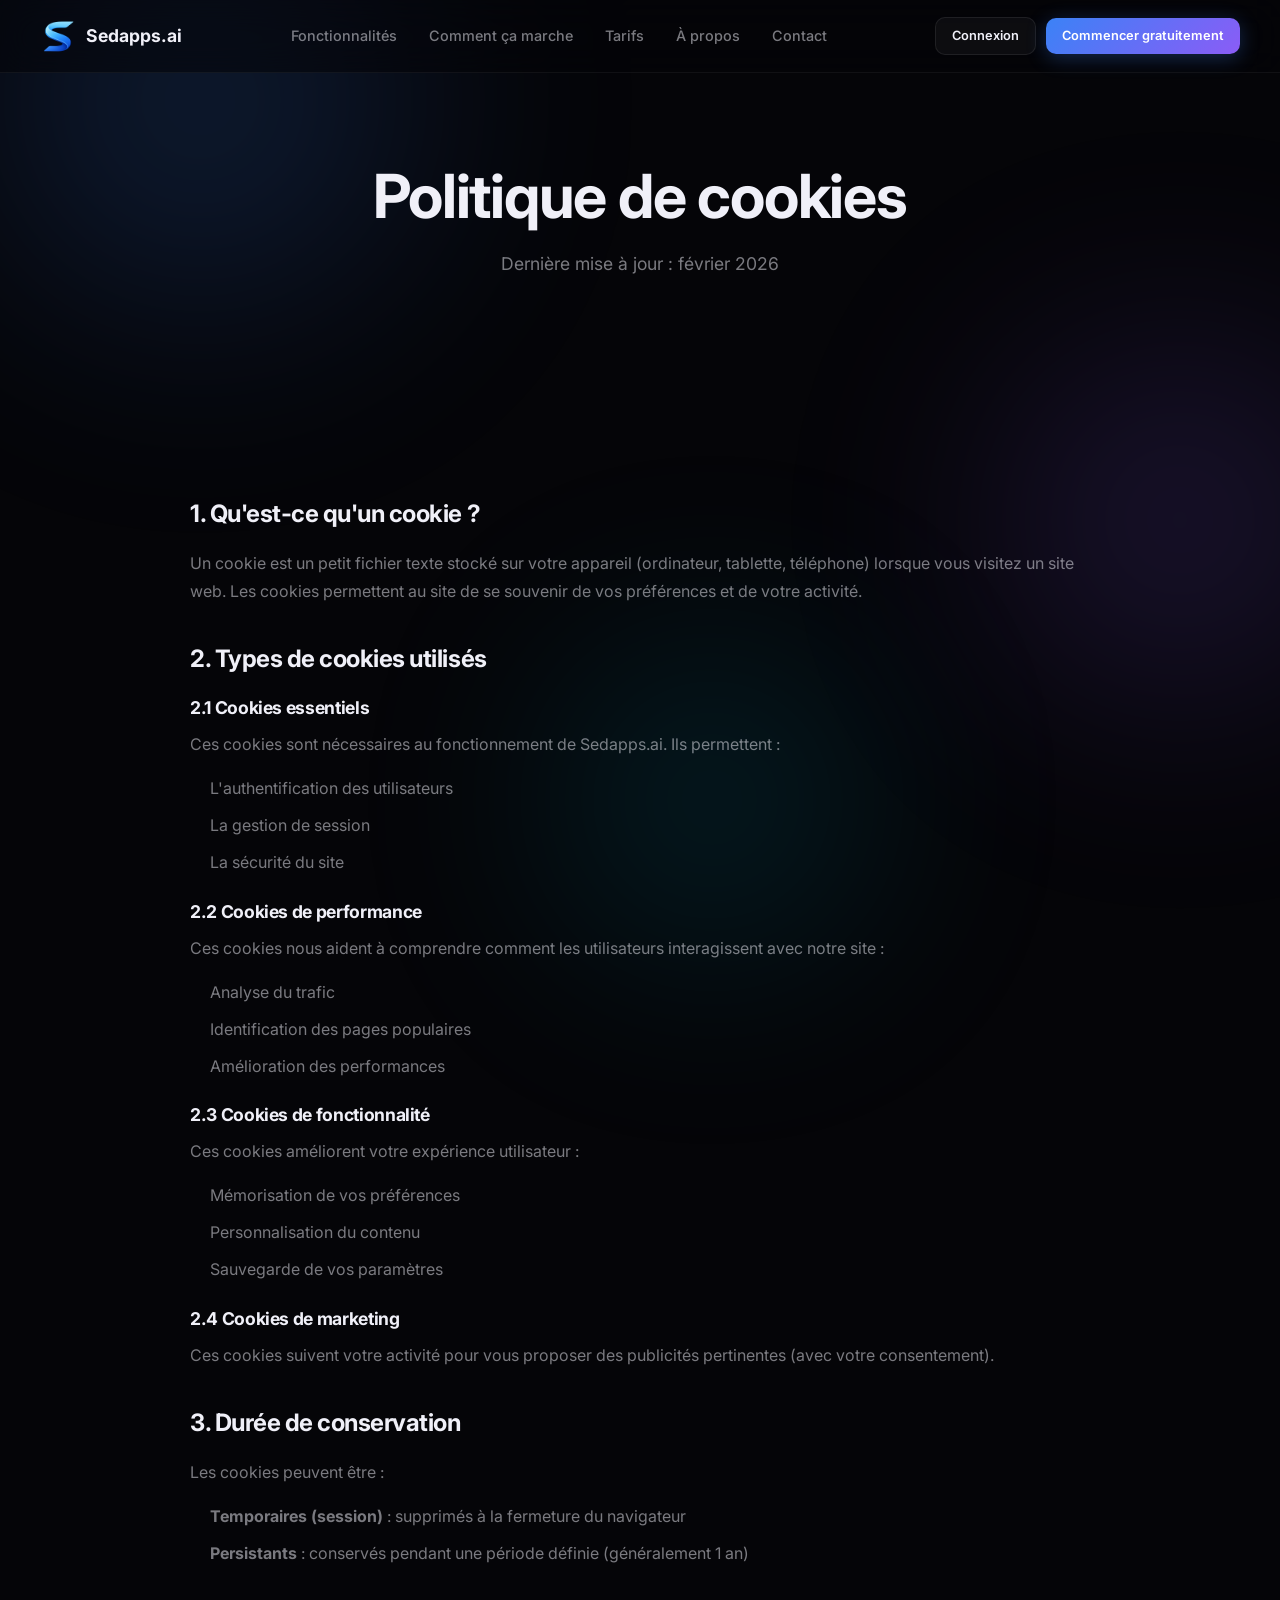
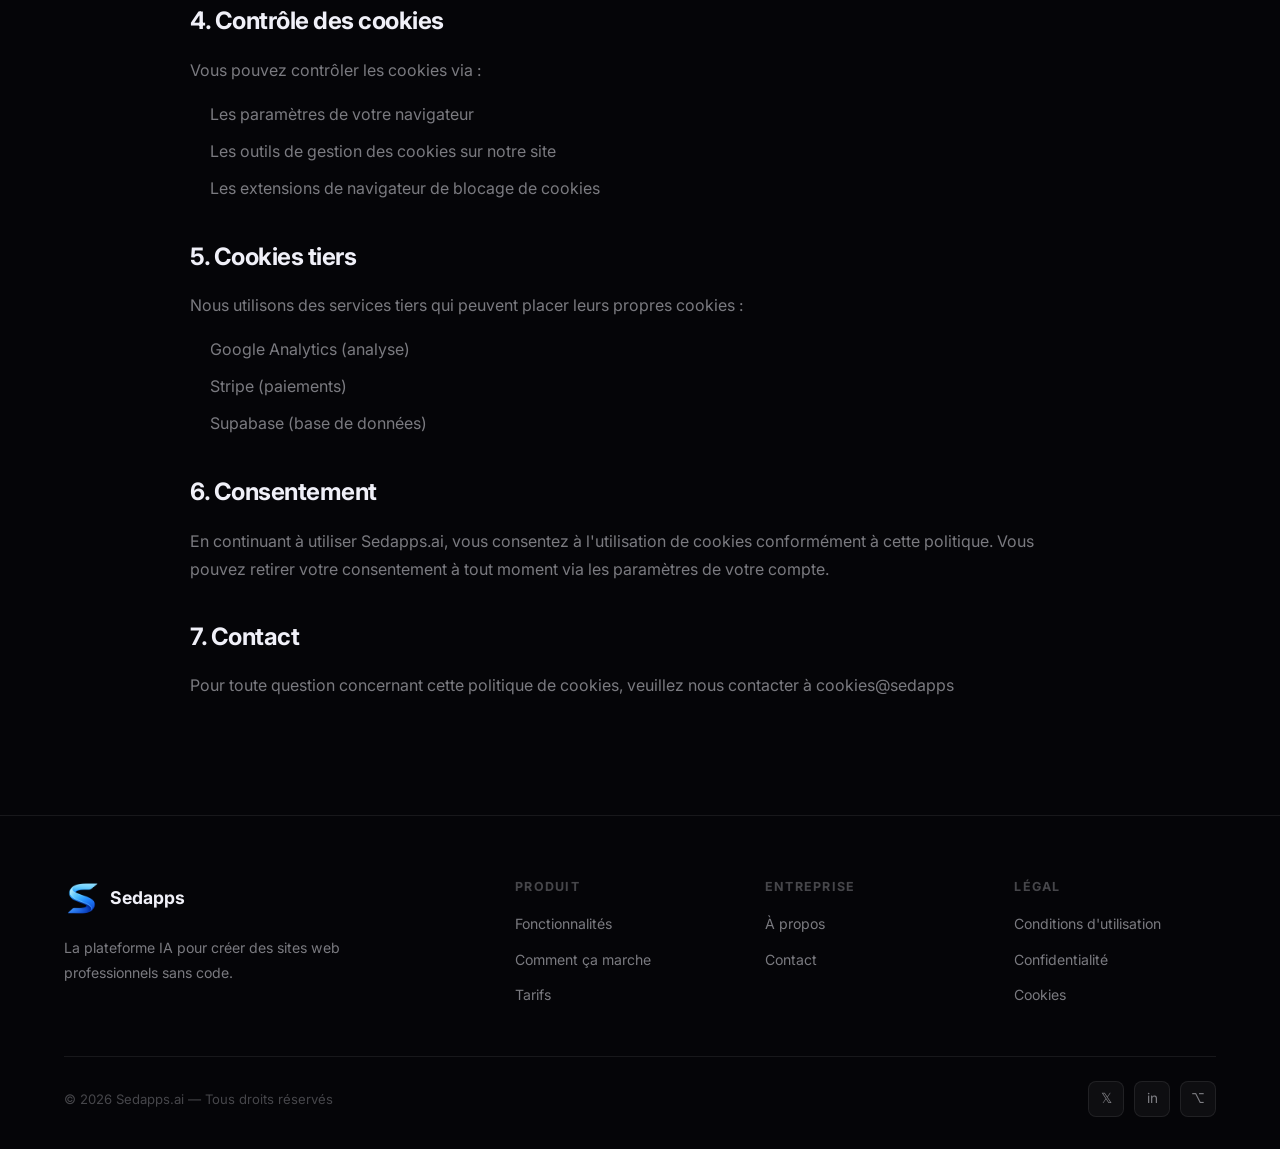
<file: cookies.html>
<!DOCTYPE html>
<html lang="fr">
<head>
<meta charset="UTF-8">
<meta name="viewport" content="width=device-width, initial-scale=1.0">
<title>Politique de cookies — Sedapps.ai</title>
<meta name="description" content="Politique de cookies de Sedapps.ai">
<link rel="icon" href="logo-sedapps.png" type="image/png">
<link href="https://fonts.googleapis.com/css2?family=Inter:wght@400;500;600;700;800;900&display=swap" rel="stylesheet">
<link rel="stylesheet" href="shared.css">
<style>
.legal-content{max-width:900px;margin:0 auto;line-height:1.8}
.legal-content h2{margin-top:40px;margin-bottom:20px;font-size:1.5rem}
.legal-content h3{margin-top:24px;margin-bottom:12px;font-size:1.1rem}
.legal-content p{margin-bottom:16px;color:var(--muted)}
.legal-content ul{margin-left:20px;margin-bottom:16px}
.legal-content li{margin-bottom:8px;color:var(--muted)}
</style>
</head>
<body>
<div class="amb amb-b"></div><div class="amb amb-p"></div><div class="amb amb-c"></div>

<nav class="nav" id="nav">
  <div class="nav-in">
    <a href="index.html" class="nav-logo"><div class="li"><img src="logo-sedapps.png" alt="Sedapps"></div><span>Sedapps.ai</span></a>
    <div class="nav-links">
      <a href="features.html">Fonctionnalités</a>
      <a href="how-it-works.html">Comment ça marche</a>
      <a href="pricing.html">Tarifs</a>
      <a href="about.html">À propos</a>
      <a href="contact.html">Contact</a>
    </div>
    <div class="nav-cta">
      <a href="https://app.sedapps.online/" class="btn btn-s btn-sm">Connexion</a>
      <a href="https://app.sedapps.online/" class="btn btn-p btn-sm">Commencer gratuitement</a>
    </div>
    <button class="burger" id="burger"><span></span><span></span><span></span></button>
  </div>
</nav>
<div class="mob" id="mob">
  <a href="features.html">Fonctionnalités</a>
  <a href="how-it-works.html">Comment ça marche</a>
  <a href="pricing.html">Tarifs</a>
  <a href="about.html">À propos</a>
  <a href="contact.html">Contact</a>
  <div class="mob-div"></div>
  <a href="https://app.sedapps.online/">Connexion</a>
  <a href="https://app.sedapps.online/" class="btn btn-p">Commencer gratuitement →</a>
</div>

<div class="ph">
  <div class="wrap">
    <h1>Politique de cookies</h1>
    <p>Dernière mise à jour : février 2026</p>
  </div>
</div>

<section class="section">
  <div class="wrap">
    <div class="legal-content">
      <h2>1. Qu'est-ce qu'un cookie ?</h2>
      <p>Un cookie est un petit fichier texte stocké sur votre appareil (ordinateur, tablette, téléphone) lorsque vous visitez un site web. Les cookies permettent au site de se souvenir de vos préférences et de votre activité.</p>

      <h2>2. Types de cookies utilisés</h2>
      <h3>2.1 Cookies essentiels</h3>
      <p>Ces cookies sont nécessaires au fonctionnement de Sedapps.ai. Ils permettent :</p>
      <ul>
        <li>L'authentification des utilisateurs</li>
        <li>La gestion de session</li>
        <li>La sécurité du site</li>
      </ul>

      <h3>2.2 Cookies de performance</h3>
      <p>Ces cookies nous aident à comprendre comment les utilisateurs interagissent avec notre site :</p>
      <ul>
        <li>Analyse du trafic</li>
        <li>Identification des pages populaires</li>
        <li>Amélioration des performances</li>
      </ul>

      <h3>2.3 Cookies de fonctionnalité</h3>
      <p>Ces cookies améliorent votre expérience utilisateur :</p>
      <ul>
        <li>Mémorisation de vos préférences</li>
        <li>Personnalisation du contenu</li>
        <li>Sauvegarde de vos paramètres</li>
      </ul>

      <h3>2.4 Cookies de marketing</h3>
      <p>Ces cookies suivent votre activité pour vous proposer des publicités pertinentes (avec votre consentement).</p>

      <h2>3. Durée de conservation</h2>
      <p>Les cookies peuvent être :</p>
      <ul>
        <li><strong>Temporaires (session)</strong> : supprimés à la fermeture du navigateur</li>
        <li><strong>Persistants</strong> : conservés pendant une période définie (généralement 1 an)</li>
      </ul>

      <h2>4. Contrôle des cookies</h2>
      <p>Vous pouvez contrôler les cookies via :</p>
      <ul>
        <li>Les paramètres de votre navigateur</li>
        <li>Les outils de gestion des cookies sur notre site</li>
        <li>Les extensions de navigateur de blocage de cookies</li>
      </ul>

      <h2>5. Cookies tiers</h2>
      <p>Nous utilisons des services tiers qui peuvent placer leurs propres cookies :</p>
      <ul>
        <li>Google Analytics (analyse)</li>
        <li>Stripe (paiements)</li>
        <li>Supabase (base de données)</li>
      </ul>

      <h2>6. Consentement</h2>
      <p>En continuant à utiliser Sedapps.ai, vous consentez à l'utilisation de cookies conformément à cette politique. Vous pouvez retirer votre consentement à tout moment via les paramètres de votre compte.</p>

      <h2>7. Contact</h2>
      <p>Pour toute question concernant cette politique de cookies, veuillez nous contacter à cookies@sedapps</p>
    </div>
  </div>
</section>

<footer class="footer">
  <div class="wrap">
    <div class="fg">
      <div class="fb"><a href="index.html" class="nav-logo" style="display:inline-flex"><div class="li"><img src="logo-sedapps.png" alt="Sedapps"></div><span>Sedapps</span></a><p>La plateforme IA pour créer des sites web professionnels sans code.</p></div>
      <div class="fc"><h5>Produit</h5><ul><li><a href="features.html">Fonctionnalités</a></li><li><a href="how-it-works.html">Comment ça marche</a></li><li><a href="pricing.html">Tarifs</a></li></ul></div>
      <div class="fc"><h5>Entreprise</h5><ul><li><a href="about.html">À propos</a></li><li><a href="contact.html">Contact</a></li></ul></div>
      <div class="fc"><h5>Légal</h5><ul><li><a href="terms.html">Conditions d'utilisation</a></li><li><a href="privacy.html">Confidentialité</a></li><li><a href="cookies.html">Cookies</a></li></ul></div>
    </div>
    <div class="fb-bot"><p>© 2026 Sedapps.ai — Tous droits réservés</p><div class="fsoc"><a href="#">𝕏</a><a href="#">in</a><a href="#">⌥</a></div></div>
  </div>
</footer>
<script src="shared.js"></script>
</body>
</html>
</file>
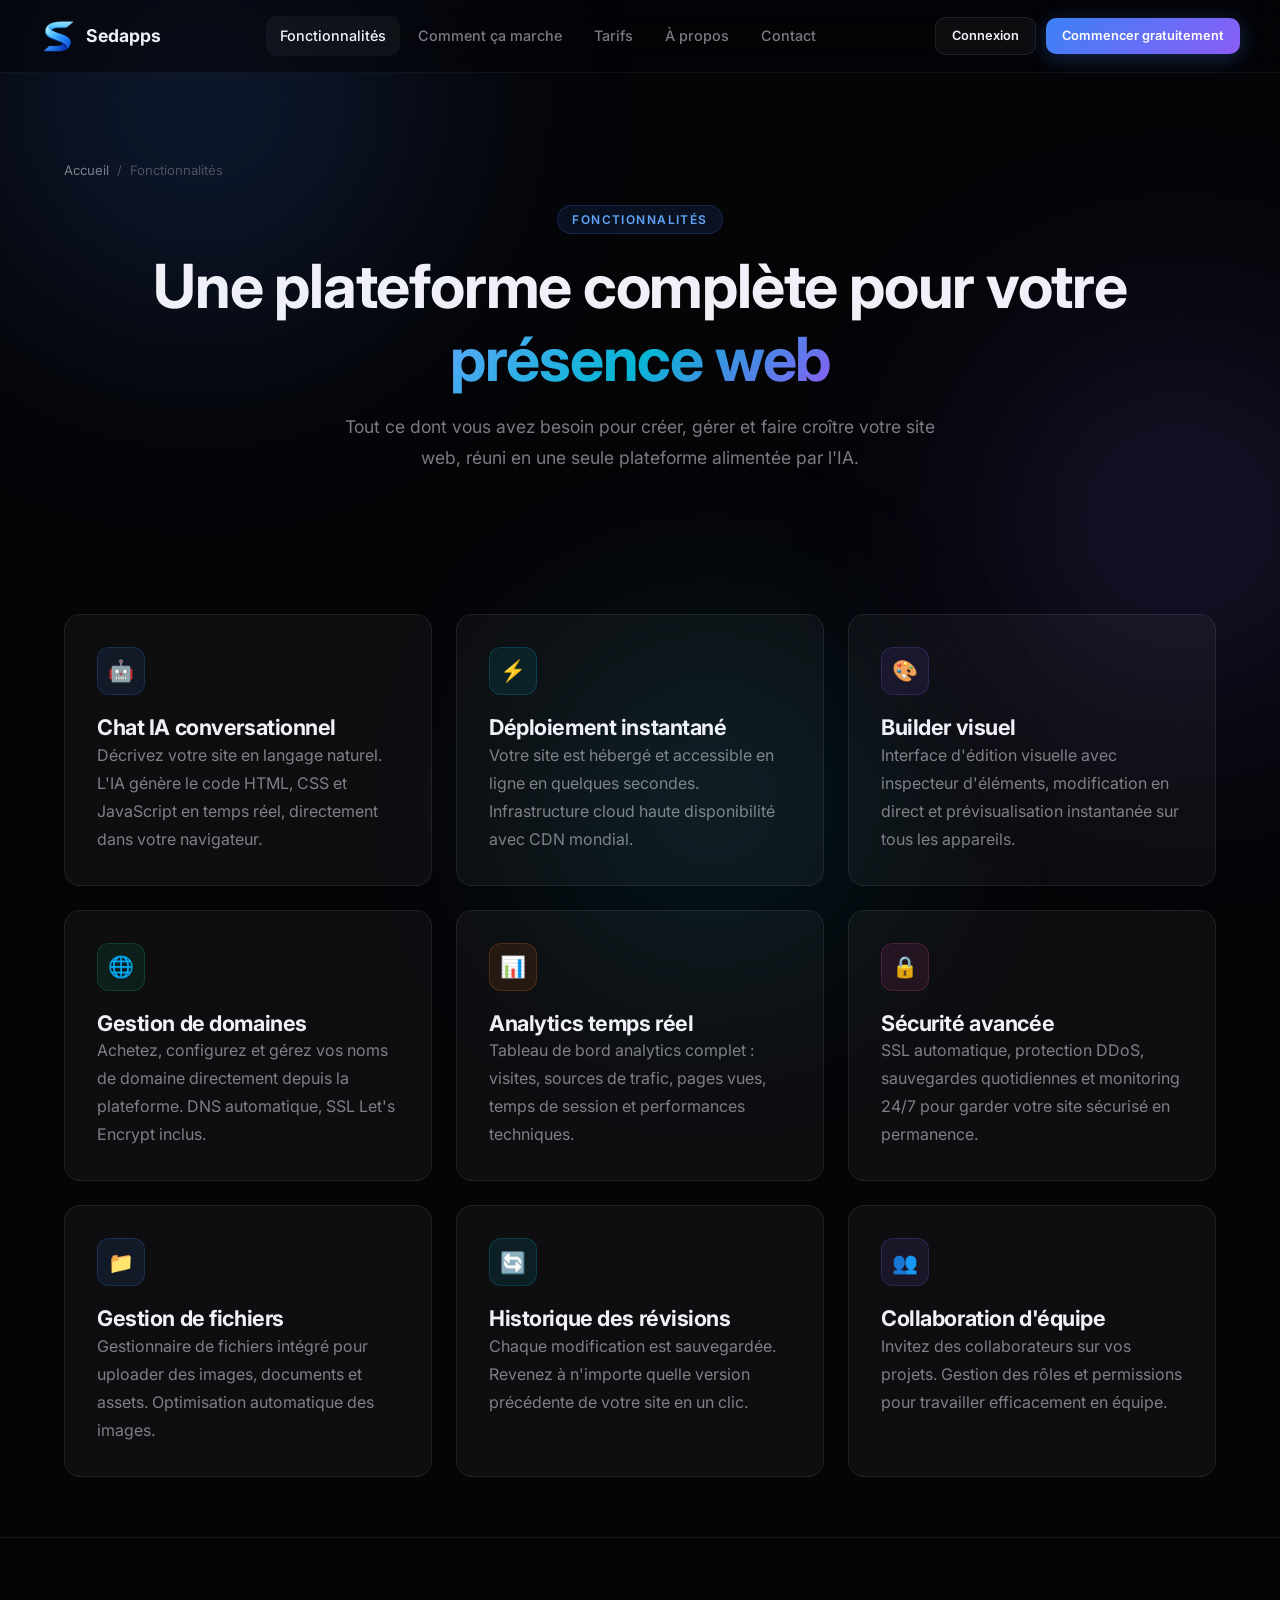
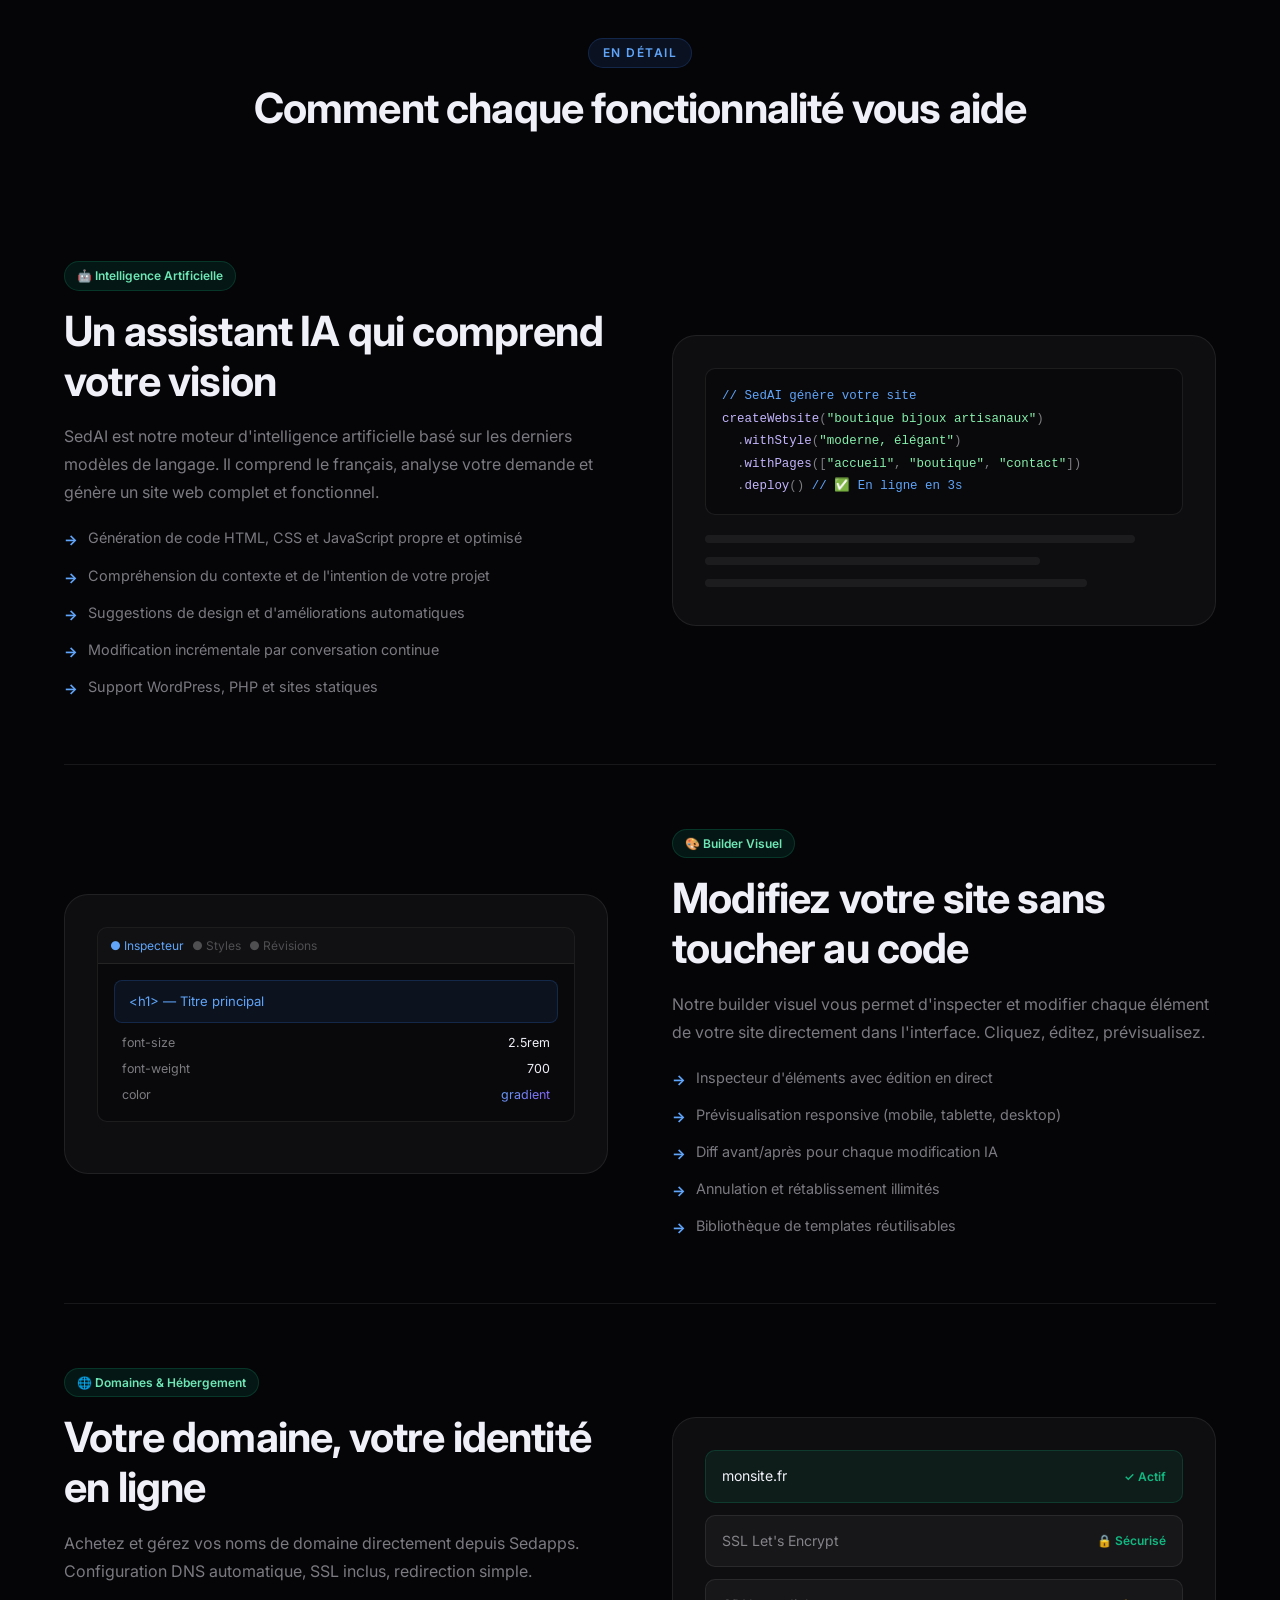
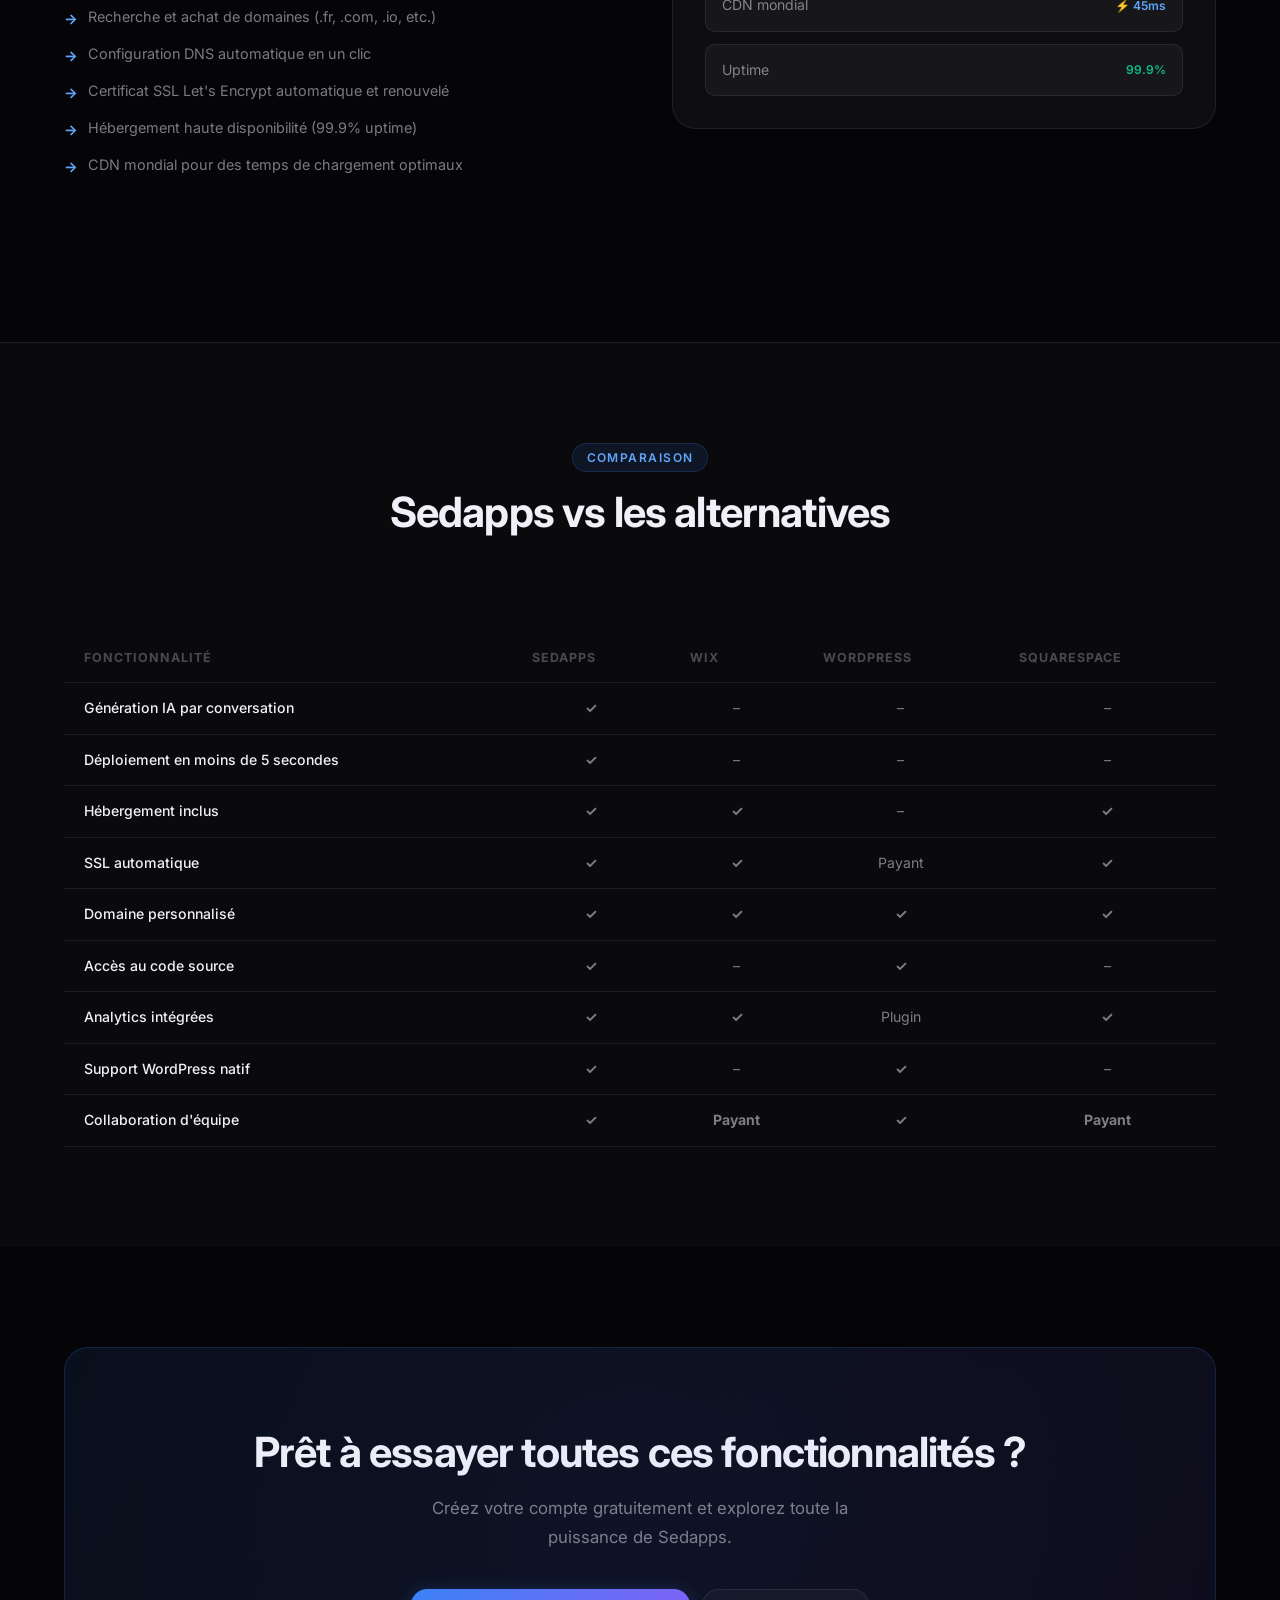
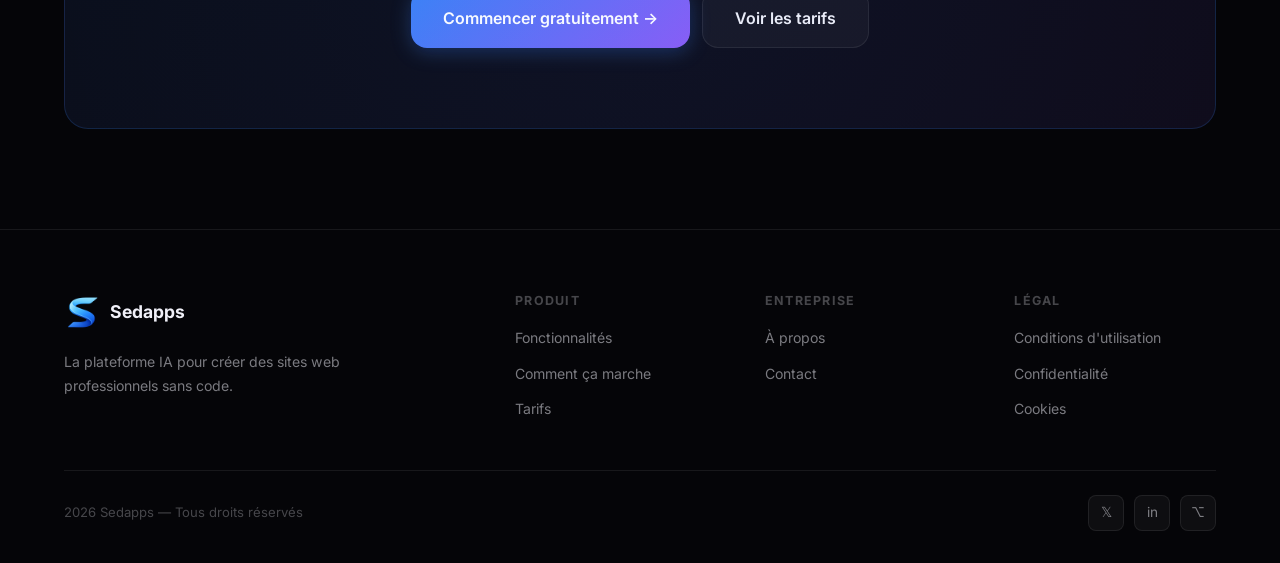
<file: features.html>
<!DOCTYPE html>
<html lang="fr">
<head>
<meta charset="UTF-8">
<meta name="viewport" content="width=device-width, initial-scale=1.0">
<title>Fonctionnalités — Sedapps</title>
<meta name="description" content="Découvrez toutes les fonctionnalités de Sedapps : chat IA, builder visuel, hébergement, domaines, analytics et bien plus.">
<link rel="icon" href="logo-sedapps.png" type="image/png">
<link href="https://fonts.googleapis.com/css2?family=Inter:wght@400;500;600;700;800;900&display=swap" rel="stylesheet">
<link rel="stylesheet" href="shared.css">
<style>
.fg3{display:grid;grid-template-columns:repeat(3,1fr);gap:24px}
.fg2{display:grid;grid-template-columns:repeat(2,1fr);gap:32px}
.feat-big{display:grid;grid-template-columns:1fr 1fr;gap:64px;align-items:center;padding:64px 0;border-bottom:1px solid var(--border)}
.feat-big:last-child{border-bottom:none}
.feat-big.rev{direction:rtl}
.feat-big.rev>*{direction:ltr}
.feat-visual{background:var(--surface);border:1px solid var(--border);border-radius:var(--rl);padding:32px;min-height:280px;display:flex;flex-direction:column;gap:12px}
.code-line{height:8px;border-radius:4px;background:rgba(255,255,255,.06);margin-bottom:6px}
.code-line.w90{width:90%}.code-line.w70{width:70%}.code-line.w50{width:50%}.code-line.w80{width:80%}.code-line.w40{width:40%}
.code-block{background:rgba(0,0,0,.3);border:1px solid var(--border);border-radius:10px;padding:16px;font-family:monospace;font-size:.78rem;color:var(--muted);line-height:1.8}
.code-block .kw{color:#60a5fa}.code-block .str{color:#86efac}.code-block .fn{color:#c4b5fd}
.tag{display:inline-flex;align-items:center;gap:6px;background:rgba(16,185,129,.1);border:1px solid rgba(16,185,129,.2);color:#6ee7b7;font-size:.75rem;font-weight:600;padding:4px 12px;border-radius:100px;margin-bottom:16px}
.feat-list{display:flex;flex-direction:column;gap:12px;margin-top:20px}
.feat-list li{display:flex;align-items:flex-start;gap:10px;font-size:.9rem;color:var(--muted)}
.feat-list li::before{content:'→';color:var(--blue-l);font-weight:700;flex-shrink:0;margin-top:2px}
.compare-table{width:100%;border-collapse:collapse;margin-top:32px}
.compare-table th,.compare-table td{padding:14px 20px;text-align:left;border-bottom:1px solid var(--border);font-size:.88rem}
.compare-table th{font-size:.78rem;font-weight:700;text-transform:uppercase;letter-spacing:.08em;color:var(--faint)}
.compare-table td:first-child{color:var(--text);font-weight:500}
.compare-table td:not(:first-child){text-align:center;color:var(--muted)}
.compare-table tr:hover td{background:var(--surface)}
.check{color:var(--green);font-weight:700}
.cross{color:var(--faint)}
@media(max-width:768px){.feat-big{grid-template-columns:1fr}.feat-big.rev{direction:ltr}.fg3{grid-template-columns:1fr}.fg2{grid-template-columns:1fr}}
</style>
</head>
<body>
<div class="amb amb-b"></div><div class="amb amb-p"></div><div class="amb amb-c"></div>

<nav class="nav" id="nav">
  <div class="nav-in">
    <a href="index.html" class="nav-logo">
      <div class="li"><img src="logo-sedapps.png" alt="Sedapps"></div>
      <span>Sedapps</span>
    </a>
    <div class="nav-links">
      <a href="features.html" class="active">Fonctionnalités</a>
      <a href="how-it-works.html">Comment ça marche</a>
      <a href="pricing.html">Tarifs</a>
      <a href="about.html">À propos</a>
      <a href="contact.html">Contact</a>
    </div>
    <div class="nav-cta">
      <a href="https://app.sedapps.online/" class="btn btn-s btn-sm">Connexion</a>
      <a href="https://app.sedapps.online/" class="btn btn-p btn-sm">Commencer gratuitement</a>
    </div>
    <button class="burger" id="burger"><span></span><span></span><span></span></button>
  </div>
</nav>
<div class="mob" id="mob">
  <a href="features.html" class="active">Fonctionnalités</a>
  <a href="how-it-works.html">Comment ça marche</a>
  <a href="pricing.html">Tarifs</a>
  <a href="about.html">À propos</a>
  <a href="contact.html">Contact</a>
  <div class="mob-div"></div>
  <a href="https://app.sedapps.online/">Connexion</a>
  <a href="https://app.sedapps.online/" class="btn btn-p">Commencer gratuitement →</a>
</div>

<div class="ph">
  <div class="wrap">
    <div class="bc"><a href="index.html">Accueil</a><span>/</span><span>Fonctionnalités</span></div>
    <span class="label">Fonctionnalités</span>
    <h1>Une plateforme complète pour votre <span class="grad">présence web</span></h1>
    <p>Tout ce dont vous avez besoin pour créer, gérer et faire croître votre site web, réuni en une seule plateforme alimentée par l'IA.</p>
  </div>
</div>

<!-- CORE FEATURES GRID -->
<section class="section-sm">
  <div class="wrap">
    <div class="fg3">
      <div class="card"><div class="icon-box ib-b">🤖</div><h3>Chat IA conversationnel</h3><p>Décrivez votre site en langage naturel. L'IA génère le code HTML, CSS et JavaScript en temps réel, directement dans votre navigateur.</p></div>
      <div class="card"><div class="icon-box ib-c">⚡</div><h3>Déploiement instantané</h3><p>Votre site est hébergé et accessible en ligne en quelques secondes. Infrastructure cloud haute disponibilité avec CDN mondial.</p></div>
      <div class="card"><div class="icon-box ib-p">🎨</div><h3>Builder visuel</h3><p>Interface d'édition visuelle avec inspecteur d'éléments, modification en direct et prévisualisation instantanée sur tous les appareils.</p></div>
      <div class="card"><div class="icon-box ib-g">🌐</div><h3>Gestion de domaines</h3><p>Achetez, configurez et gérez vos noms de domaine directement depuis la plateforme. DNS automatique, SSL Let's Encrypt inclus.</p></div>
      <div class="card"><div class="icon-box ib-o">📊</div><h3>Analytics temps réel</h3><p>Tableau de bord analytics complet : visites, sources de trafic, pages vues, temps de session et performances techniques.</p></div>
      <div class="card"><div class="icon-box ib-pk">🔒</div><h3>Sécurité avancée</h3><p>SSL automatique, protection DDoS, sauvegardes quotidiennes et monitoring 24/7 pour garder votre site sécurisé en permanence.</p></div>
      <div class="card"><div class="icon-box ib-b">📁</div><h3>Gestion de fichiers</h3><p>Gestionnaire de fichiers intégré pour uploader des images, documents et assets. Optimisation automatique des images.</p></div>
      <div class="card"><div class="icon-box ib-c">🔄</div><h3>Historique des révisions</h3><p>Chaque modification est sauvegardée. Revenez à n'importe quelle version précédente de votre site en un clic.</p></div>
      <div class="card"><div class="icon-box ib-p">👥</div><h3>Collaboration d'équipe</h3><p>Invitez des collaborateurs sur vos projets. Gestion des rôles et permissions pour travailler efficacement en équipe.</p></div>
    </div>
  </div>
</section>

<!-- FEATURE DEEP DIVES -->
<section class="section" style="border-top:1px solid var(--border)">
  <div class="wrap">
    <div class="sh">
      <span class="label">En détail</span>
      <h2>Comment chaque fonctionnalité vous aide</h2>
    </div>

    <div class="feat-big">
      <div>
        <div class="tag">🤖 Intelligence Artificielle</div>
        <h2>Un assistant IA qui comprend votre vision</h2>
        <p style="margin:16px 0">SedAI est notre moteur d'intelligence artificielle basé sur les derniers modèles de langage. Il comprend le français, analyse votre demande et génère un site web complet et fonctionnel.</p>
        <ul class="feat-list">
          <li>Génération de code HTML, CSS et JavaScript propre et optimisé</li>
          <li>Compréhension du contexte et de l'intention de votre projet</li>
          <li>Suggestions de design et d'améliorations automatiques</li>
          <li>Modification incrémentale par conversation continue</li>
          <li>Support WordPress, PHP et sites statiques</li>
        </ul>
      </div>
      <div class="feat-visual">
        <div class="code-block">
          <span class="kw">// SedAI génère votre site</span><br>
          <span class="fn">createWebsite</span>(<span class="str">"boutique bijoux artisanaux"</span>)<br>
          &nbsp;&nbsp;.<span class="fn">withStyle</span>(<span class="str">"moderne, élégant"</span>)<br>
          &nbsp;&nbsp;.<span class="fn">withPages</span>([<span class="str">"accueil"</span>, <span class="str">"boutique"</span>, <span class="str">"contact"</span>])<br>
          &nbsp;&nbsp;.<span class="fn">deploy</span>() <span class="kw">// ✅ En ligne en 3s</span>
        </div>
        <div style="display:flex;flex-direction:column;gap:8px;margin-top:8px">
          <div class="code-line w90"></div>
          <div class="code-line w70"></div>
          <div class="code-line w80"></div>
        </div>
      </div>
    </div>

    <div class="feat-big rev">
      <div>
        <div class="tag">🎨 Builder Visuel</div>
        <h2>Modifiez votre site sans toucher au code</h2>
        <p style="margin:16px 0">Notre builder visuel vous permet d'inspecter et modifier chaque élément de votre site directement dans l'interface. Cliquez, éditez, prévisualisez.</p>
        <ul class="feat-list">
          <li>Inspecteur d'éléments avec édition en direct</li>
          <li>Prévisualisation responsive (mobile, tablette, desktop)</li>
          <li>Diff avant/après pour chaque modification IA</li>
          <li>Annulation et rétablissement illimités</li>
          <li>Bibliothèque de templates réutilisables</li>
        </ul>
      </div>
      <div class="feat-visual">
        <div style="background:rgba(0,0,0,.3);border:1px solid var(--border);border-radius:10px;overflow:hidden">
          <div style="background:rgba(255,255,255,.03);padding:8px 12px;border-bottom:1px solid var(--border);font-size:.75rem;color:var(--faint);display:flex;gap:8px">
            <span style="color:var(--blue-l)">● Inspecteur</span>
            <span>● Styles</span>
            <span>● Révisions</span>
          </div>
          <div style="padding:16px;display:flex;flex-direction:column;gap:10px">
            <div style="background:rgba(59,130,246,.08);border:1px solid rgba(59,130,246,.2);border-radius:8px;padding:10px 14px;font-size:.82rem;color:var(--blue-l)">
              &lt;h1&gt; — Titre principal
            </div>
            <div style="padding:0 8px;display:flex;flex-direction:column;gap:6px">
              <div style="display:flex;justify-content:space-between;font-size:.78rem;color:var(--muted)"><span>font-size</span><span style="color:var(--text)">2.5rem</span></div>
              <div style="display:flex;justify-content:space-between;font-size:.78rem;color:var(--muted)"><span>font-weight</span><span style="color:var(--text)">700</span></div>
              <div style="display:flex;justify-content:space-between;font-size:.78rem;color:var(--muted)"><span>color</span><span style="background:linear-gradient(135deg,#60a5fa,#8b5cf6);-webkit-background-clip:text;-webkit-text-fill-color:transparent">gradient</span></div>
            </div>
          </div>
        </div>
      </div>
    </div>

    <div class="feat-big">
      <div>
        <div class="tag">🌐 Domaines & Hébergement</div>
        <h2>Votre domaine, votre identité en ligne</h2>
        <p style="margin:16px 0">Achetez et gérez vos noms de domaine directement depuis Sedapps. Configuration DNS automatique, SSL inclus, redirection simple.</p>
        <ul class="feat-list">
          <li>Recherche et achat de domaines (.fr, .com, .io, etc.)</li>
          <li>Configuration DNS automatique en un clic</li>
          <li>Certificat SSL Let's Encrypt automatique et renouvelé</li>
          <li>Hébergement haute disponibilité (99.9% uptime)</li>
          <li>CDN mondial pour des temps de chargement optimaux</li>
        </ul>
      </div>
      <div class="feat-visual">
        <div style="display:flex;flex-direction:column;gap:12px">
          <div style="background:rgba(16,185,129,.08);border:1px solid rgba(16,185,129,.2);border-radius:10px;padding:14px 16px;display:flex;align-items:center;justify-content:space-between">
            <span style="font-size:.88rem;color:var(--text)">monsite.fr</span>
            <span style="font-size:.75rem;color:var(--green);font-weight:600">✓ Actif</span>
          </div>
          <div style="background:var(--surface);border:1px solid var(--border);border-radius:10px;padding:14px 16px;display:flex;align-items:center;justify-content:space-between">
            <span style="font-size:.88rem;color:var(--muted)">SSL Let's Encrypt</span>
            <span style="font-size:.75rem;color:var(--green);font-weight:600">🔒 Sécurisé</span>
          </div>
          <div style="background:var(--surface);border:1px solid var(--border);border-radius:10px;padding:14px 16px;display:flex;align-items:center;justify-content:space-between">
            <span style="font-size:.88rem;color:var(--muted)">CDN mondial</span>
            <span style="font-size:.75rem;color:var(--blue-l);font-weight:600">⚡ 45ms</span>
          </div>
          <div style="background:var(--surface);border:1px solid var(--border);border-radius:10px;padding:14px 16px;display:flex;align-items:center;justify-content:space-between">
            <span style="font-size:.88rem;color:var(--muted)">Uptime</span>
            <span style="font-size:.75rem;color:var(--green);font-weight:600">99.9%</span>
          </div>
        </div>
      </div>
    </div>
  </div>
</section>

<!-- COMPARISON TABLE -->
<section class="section" style="background:rgba(255,255,255,.02);border-top:1px solid var(--border)">
  <div class="wrap">
    <div class="sh">
      <span class="label">Comparaison</span>
      <h2>Sedapps vs les alternatives</h2>
    </div>
    <div style="overflow-x:auto">
      <table class="compare-table">
        <thead>
          <tr>
            <th>Fonctionnalité</th>
            <th>Sedapps</th>
            <th>Wix</th>
            <th>WordPress</th>
            <th>Squarespace</th>
          </tr>
        </thead>
        <tbody>
          <tr><td>Génération IA par conversation</td><td class="check">✓</td><td class="cross">–</td><td class="cross">–</td><td class="cross">–</td></tr>
          <tr><td>Déploiement en moins de 5 secondes</td><td class="check">✓</td><td class="cross">–</td><td class="cross">–</td><td class="cross">–</td></tr>
          <tr><td>Hébergement inclus</td><td class="check">✓</td><td class="check">✓</td><td class="cross">–</td><td class="check">✓</td></tr>
          <tr><td>SSL automatique</td><td class="check">✓</td><td class="check">✓</td><td class="cross">Payant</td><td class="check">✓</td></tr>
          <tr><td>Domaine personnalisé</td><td class="check">✓</td><td class="check">✓</td><td class="check">✓</td><td class="check">✓</td></tr>
          <tr><td>Accès au code source</td><td class="check">✓</td><td class="cross">–</td><td class="check">✓</td><td class="cross">–</td></tr>
          <tr><td>Analytics intégrées</td><td class="check">✓</td><td class="check">✓</td><td class="cross">Plugin</td><td class="check">✓</td></tr>
          <tr><td>Support WordPress natif</td><td class="check">✓</td><td class="cross">–</td><td class="check">✓</td><td class="cross">–</td></tr>
          <tr><td>Collaboration d'équipe</td><td class="check">✓</td><td class="check">Payant</td><td class="check">✓</td><td class="check">Payant</td></tr>
        </tbody>
      </table>
    </div>
  </div>
</section>

<!-- CTA -->
<section class="section">
  <div class="wrap">
    <div class="cta-box">
      <h2>Prêt à essayer toutes ces fonctionnalités ?</h2>
      <p>Créez votre compte gratuitement et explorez toute la puissance de Sedapps.</p>
      <div class="cta-acts">
        <a href="https://app.sedapps.online/" class="btn btn-p btn-lg">Commencer gratuitement →</a>
        <a href="pricing.html" class="btn btn-s btn-lg">Voir les tarifs</a>
      </div>
    </div>
  </div>
</section>

<footer class="footer">
  <div class="wrap">
    <div class="fg">
      <div class="fb">
        <a href="index.html" class="nav-logo" style="display:inline-flex"><div class="li"><img src="logo-sedapps.png" alt="Sedapps"></div><span>Sedapps</span></a>
        <p>La plateforme IA pour créer des sites web professionnels sans code.</p>
      </div>
      <div class="fc"><h5>Produit</h5><ul><li><a href="features.html">Fonctionnalités</a></li><li><a href="how-it-works.html">Comment ça marche</a></li><li><a href="pricing.html">Tarifs</a></li></ul></div>
      <div class="fc"><h5>Entreprise</h5><ul><li><a href="about.html">À propos</a></li><li><a href="contact.html">Contact</a></li></ul></div>
      <div class="fc"><h5>Légal</h5><ul><li><a href="terms.html">Conditions d'utilisation</a></li><li><a href="privacy.html">Confidentialité</a></li><li><a href="cookies.html">Cookies</a></li></ul></div>
    </div>
    <div class="fb-bot"><p> 2026 Sedapps — Tous droits réservés</p><div class="fsoc"><a href="#">𝕏</a><a href="#">in</a><a href="#">⌥</a></div></div>
  </div>
</footer>
<script src="shared.js"></script>
</body>
</html>
</file>
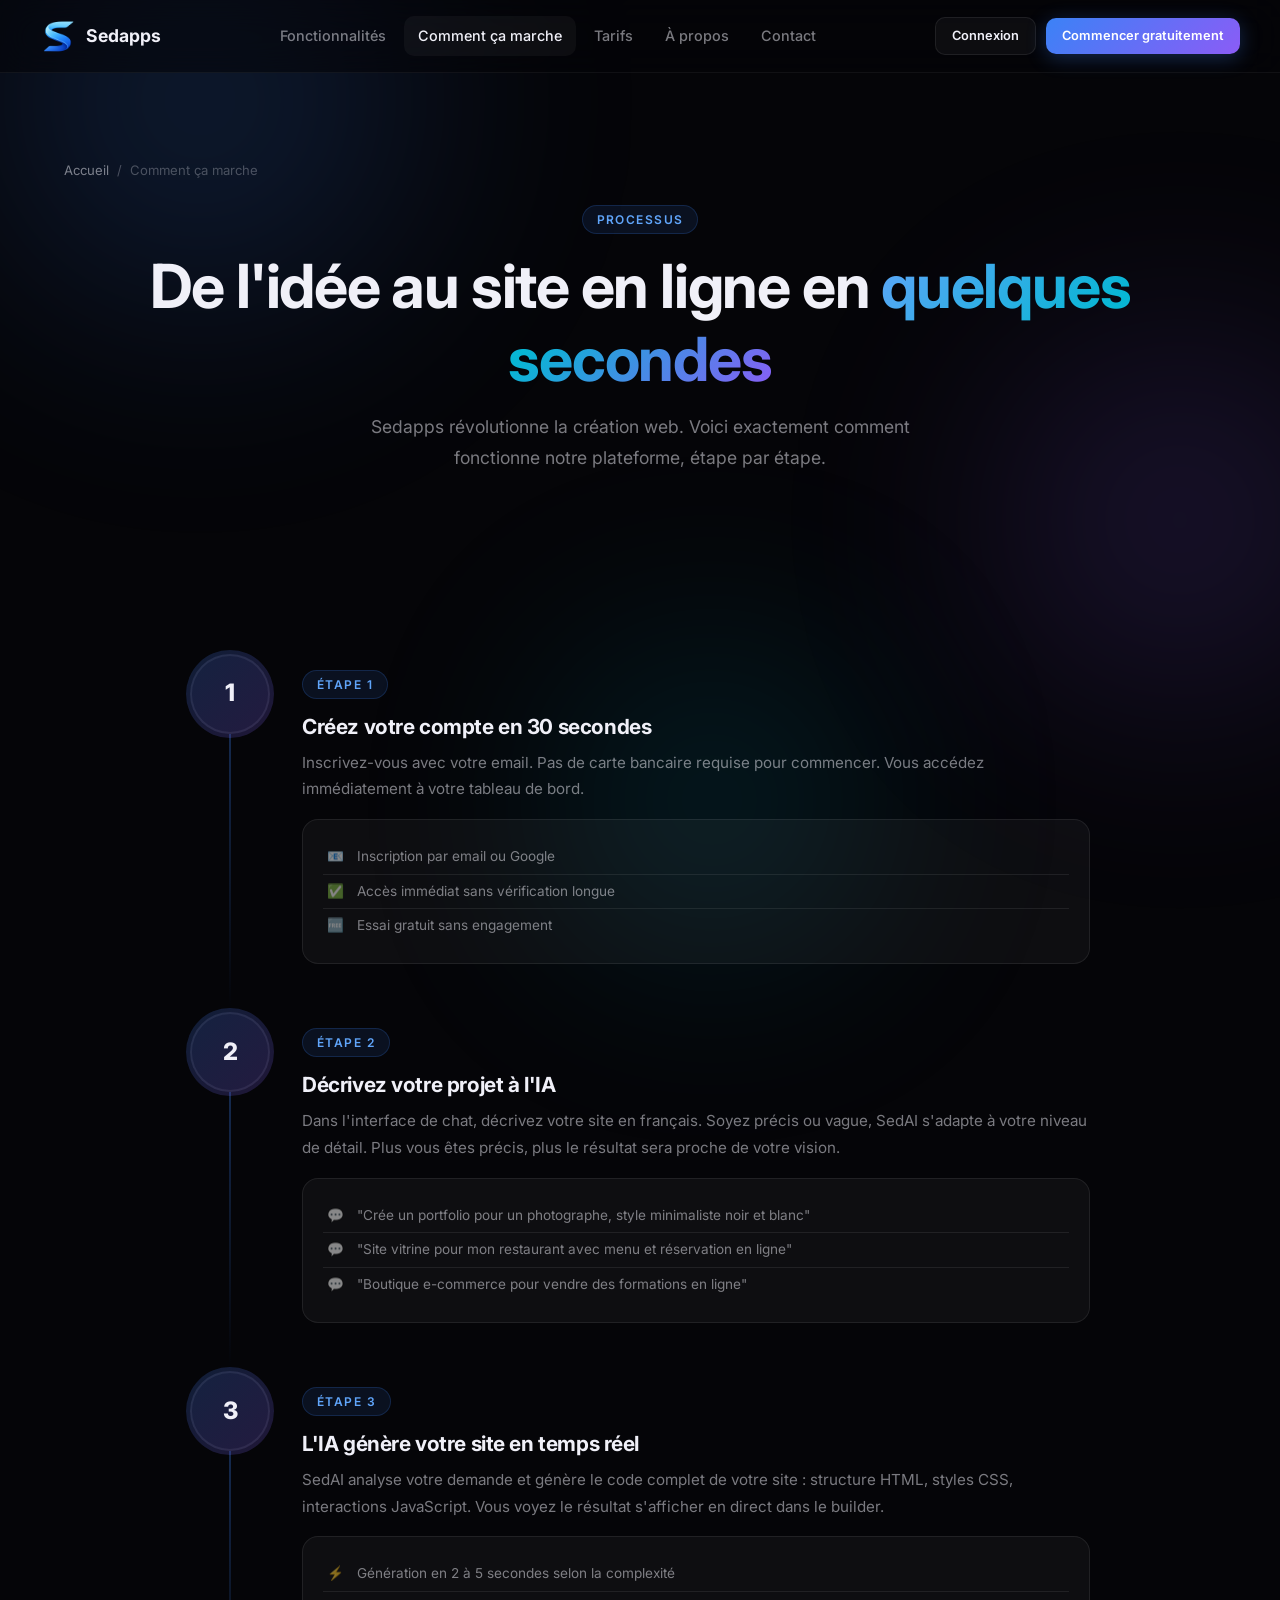
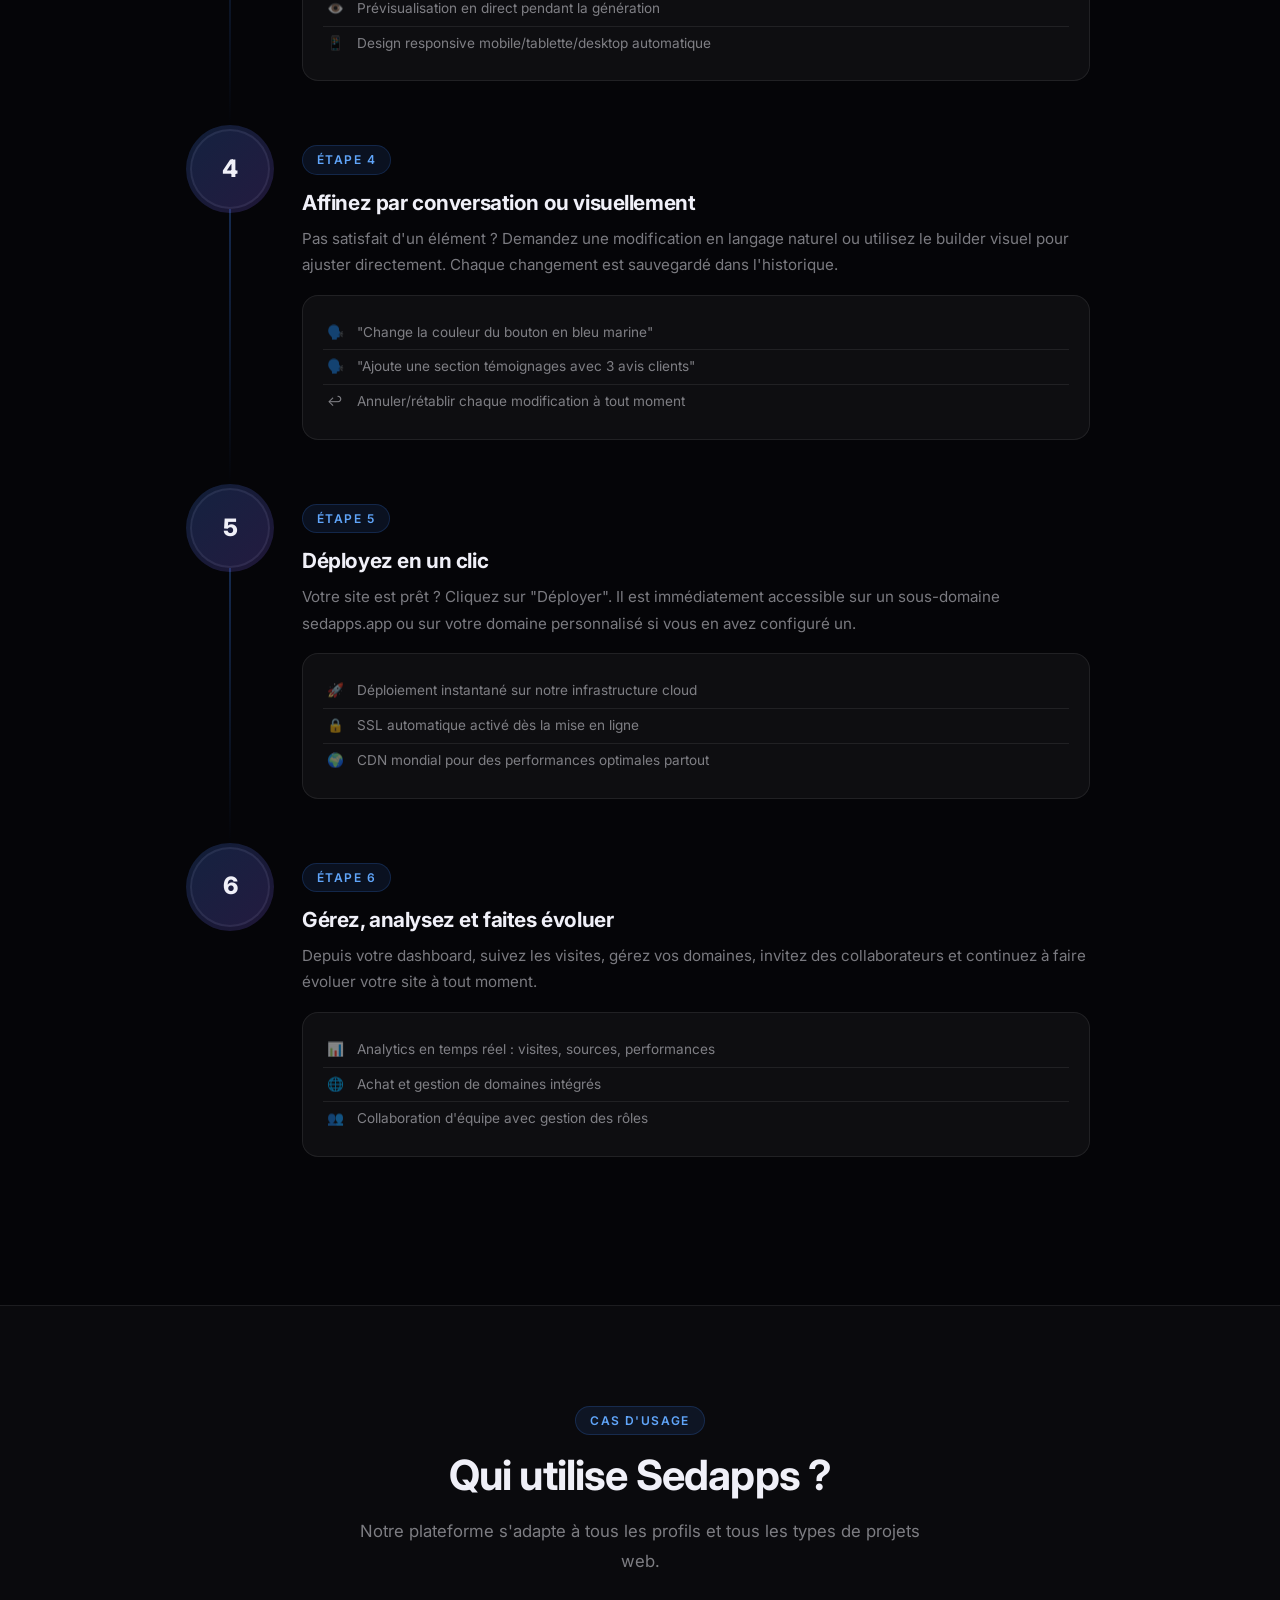
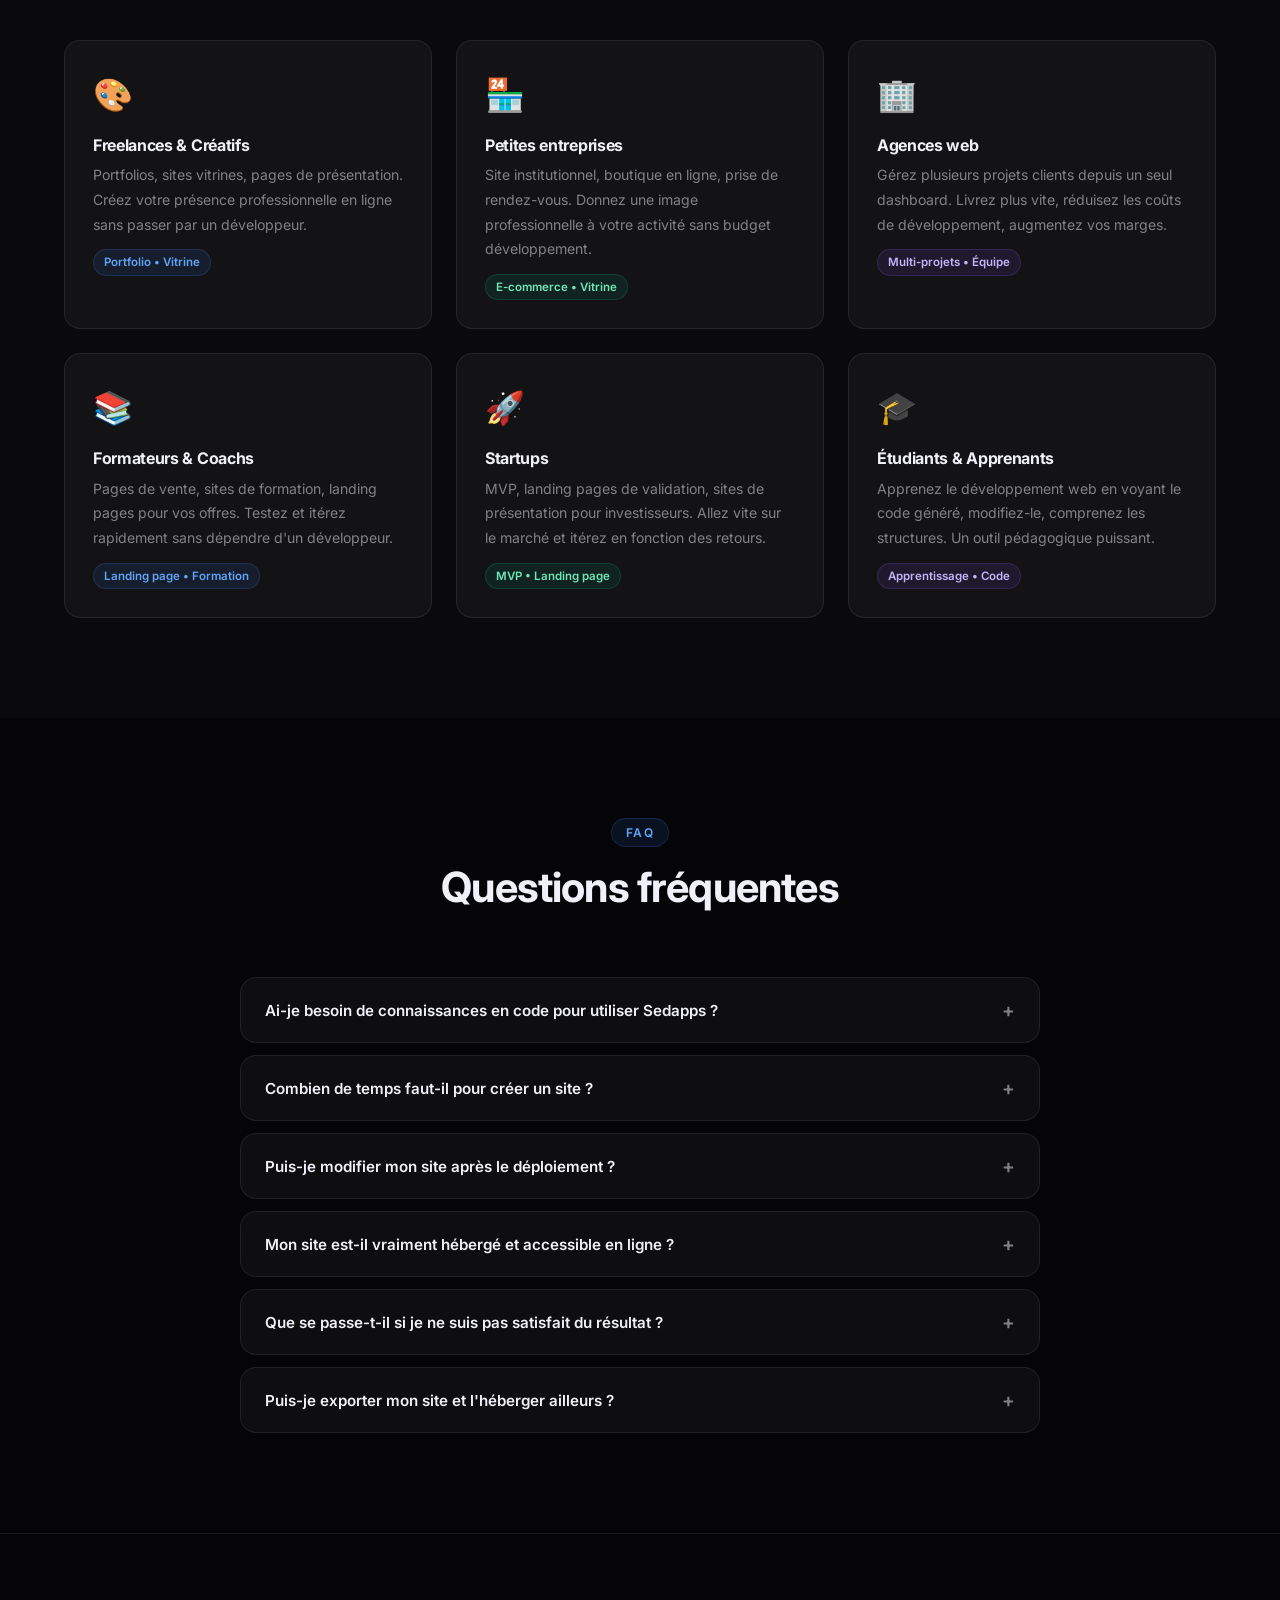
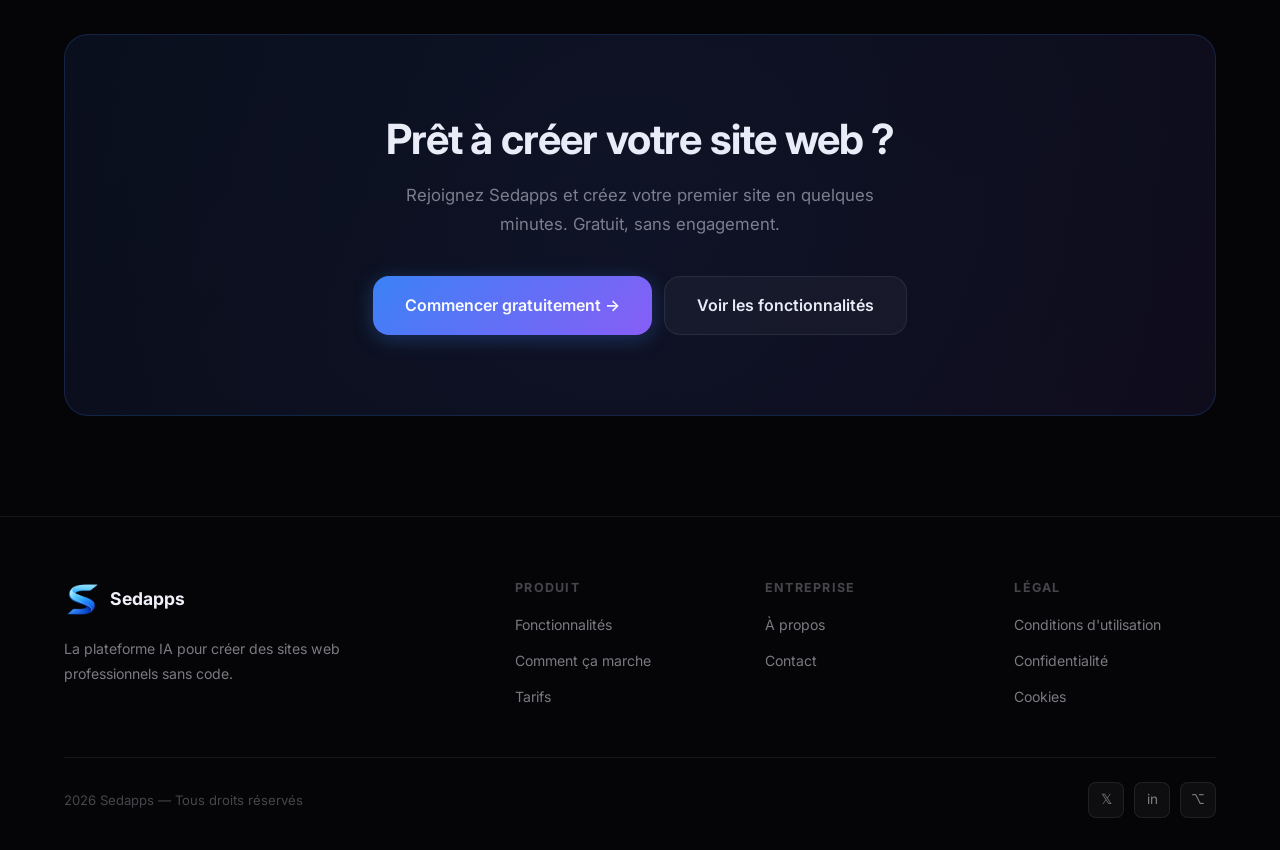
<file: how-it-works.html>
<!DOCTYPE html>
<html lang="fr">
<head>
<meta charset="UTF-8">
<meta name="viewport" content="width=device-width, initial-scale=1.0">
<title>Comment ça marche — Sedapps</title>
<meta name="description" content="Découvrez comment Sedapps fonctionne : de la description de votre projet à la mise en ligne de votre site web en quelques secondes.">
<link rel="icon" href="logo-sedapps.png" type="image/png">
<link href="https://fonts.googleapis.com/css2?family=Inter:wght@400;500;600;700;800;900&display=swap" rel="stylesheet">
<link rel="stylesheet" href="shared.css">
<style>
.timeline{display:flex;flex-direction:column;gap:0;max-width:900px;margin:0 auto}
.tl-item{display:grid;grid-template-columns:80px 1fr;gap:32px;padding-bottom:48px;position:relative}
.tl-item:not(:last-child)::before{content:'';position:absolute;left:39px;top:80px;bottom:0;width:2px;background:linear-gradient(180deg,rgba(59,130,246,.3),transparent)}
.tl-num{width:80px;height:80px;border-radius:50%;background:var(--bg2);border:2px solid var(--border);display:flex;align-items:center;justify-content:center;font-size:1.5rem;font-weight:800;flex-shrink:0;position:relative;z-index:1}
.tl-num::after{content:'';position:absolute;inset:-6px;border-radius:50%;background:linear-gradient(135deg,var(--blue),var(--purple));z-index:-1;opacity:.2}
.tl-content{padding-top:16px}
.tl-content h3{font-size:1.3rem;margin-bottom:10px}
.tl-content p{font-size:.95rem;margin-bottom:16px}
.tl-box{background:var(--surface);border:1px solid var(--border);border-radius:var(--r);padding:20px;margin-top:12px}
.tl-box .row{display:flex;align-items:center;gap:10px;font-size:.85rem;color:var(--muted);padding:6px 0;border-bottom:1px solid var(--border)}
.tl-box .row:last-child{border-bottom:none}
.tl-box .row .ic{width:24px;text-align:center;flex-shrink:0}
.fg3{display:grid;grid-template-columns:repeat(3,1fr);gap:24px}
.use-case{padding:28px;border-radius:var(--r);background:var(--surface);border:1px solid var(--border);transition:all .3s}
.use-case:hover{transform:translateY(-4px);border-color:var(--border-h)}
.use-case .emoji{font-size:2rem;margin-bottom:16px}
.use-case h3{margin-bottom:8px;font-size:1rem}
.use-case p{font-size:.88rem}
.use-case .tag{display:inline-block;font-size:.72rem;font-weight:600;padding:3px 10px;border-radius:100px;margin-top:12px}
.tag-blue{background:rgba(59,130,246,.1);color:var(--blue-l);border:1px solid rgba(59,130,246,.2)}
.tag-green{background:rgba(16,185,129,.1);color:#6ee7b7;border:1px solid rgba(16,185,129,.2)}
.tag-purple{background:rgba(139,92,246,.1);color:#c4b5fd;border:1px solid rgba(139,92,246,.2)}
@media(max-width:768px){.tl-item{grid-template-columns:56px 1fr;gap:16px}.tl-num{width:56px;height:56px;font-size:1.1rem}.tl-item:not(:last-child)::before{left:27px}.fg3{grid-template-columns:1fr}}
</style>
</head>
<body>
<div class="amb amb-b"></div><div class="amb amb-p"></div><div class="amb amb-c"></div>

<nav class="nav" id="nav">
  <div class="nav-in">
    <a href="index.html" class="nav-logo"><div class="li"><img src="logo-sedapps.png" alt="Sedapps"></div><span>Sedapps</span></a>
    <div class="nav-links">
      <a href="features.html">Fonctionnalités</a>
      <a href="how-it-works.html" class="active">Comment ça marche</a>
      <a href="pricing.html">Tarifs</a>
      <a href="about.html">À propos</a>
      <a href="contact.html">Contact</a>
    </div>
    <div class="nav-cta">
      <a href="https://app.sedapps.online/" class="btn btn-s btn-sm">Connexion</a>
      <a href="https://app.sedapps.online/" class="btn btn-p btn-sm">Commencer gratuitement</a>
    </div>
    <button class="burger" id="burger"><span></span><span></span><span></span></button>
  </div>
</nav>
<div class="mob" id="mob">
  <a href="features.html">Fonctionnalités</a>
  <a href="how-it-works.html" class="active">Comment ça marche</a>
  <a href="pricing.html">Tarifs</a>
  <a href="about.html">À propos</a>
  <a href="contact.html">Contact</a>
  <div class="mob-div"></div>
  <a href="https://app.sedapps.online/">Connexion</a>
  <a href="https://app.sedapps.online/" class="btn btn-p">Commencer gratuitement →</a>
</div>

<div class="ph">
  <div class="wrap">
    <div class="bc"><a href="index.html">Accueil</a><span>/</span><span>Comment ça marche</span></div>
    <span class="label">Processus</span>
    <h1>De l'idée au site en ligne en <span class="grad">quelques secondes</span></h1>
    <p>Sedapps révolutionne la création web. Voici exactement comment fonctionne notre plateforme, étape par étape.</p>
  </div>
</div>

<!-- TIMELINE -->
<section class="section">
  <div class="wrap">
    <div class="timeline">

      <div class="tl-item">
        <div class="tl-num">1</div>
        <div class="tl-content">
          <span class="label">Étape 1</span>
          <h3>Créez votre compte en 30 secondes</h3>
          <p>Inscrivez-vous avec votre email. Pas de carte bancaire requise pour commencer. Vous accédez immédiatement à votre tableau de bord.</p>
          <div class="tl-box">
            <div class="row"><span class="ic">📧</span><span>Inscription par email ou Google</span></div>
            <div class="row"><span class="ic">✅</span><span>Accès immédiat sans vérification longue</span></div>
            <div class="row"><span class="ic">🆓</span><span>Essai gratuit sans engagement</span></div>
          </div>
        </div>
      </div>

      <div class="tl-item">
        <div class="tl-num">2</div>
        <div class="tl-content">
          <span class="label">Étape 2</span>
          <h3>Décrivez votre projet à l'IA</h3>
          <p>Dans l'interface de chat, décrivez votre site en français. Soyez précis ou vague, SedAI s'adapte à votre niveau de détail. Plus vous êtes précis, plus le résultat sera proche de votre vision.</p>
          <div class="tl-box">
            <div class="row"><span class="ic">💬</span><span>"Crée un portfolio pour un photographe, style minimaliste noir et blanc"</span></div>
            <div class="row"><span class="ic">💬</span><span>"Site vitrine pour mon restaurant avec menu et réservation en ligne"</span></div>
            <div class="row"><span class="ic">💬</span><span>"Boutique e-commerce pour vendre des formations en ligne"</span></div>
          </div>
        </div>
      </div>

      <div class="tl-item">
        <div class="tl-num">3</div>
        <div class="tl-content">
          <span class="label">Étape 3</span>
          <h3>L'IA génère votre site en temps réel</h3>
          <p>SedAI analyse votre demande et génère le code complet de votre site : structure HTML, styles CSS, interactions JavaScript. Vous voyez le résultat s'afficher en direct dans le builder.</p>
          <div class="tl-box">
            <div class="row"><span class="ic">⚡</span><span>Génération en 2 à 5 secondes selon la complexité</span></div>
            <div class="row"><span class="ic">👁️</span><span>Prévisualisation en direct pendant la génération</span></div>
            <div class="row"><span class="ic">📱</span><span>Design responsive mobile/tablette/desktop automatique</span></div>
          </div>
        </div>
      </div>

      <div class="tl-item">
        <div class="tl-num">4</div>
        <div class="tl-content">
          <span class="label">Étape 4</span>
          <h3>Affinez par conversation ou visuellement</h3>
          <p>Pas satisfait d'un élément ? Demandez une modification en langage naturel ou utilisez le builder visuel pour ajuster directement. Chaque changement est sauvegardé dans l'historique.</p>
          <div class="tl-box">
            <div class="row"><span class="ic">🗣️</span><span>"Change la couleur du bouton en bleu marine"</span></div>
            <div class="row"><span class="ic">🗣️</span><span>"Ajoute une section témoignages avec 3 avis clients"</span></div>
            <div class="row"><span class="ic">↩️</span><span>Annuler/rétablir chaque modification à tout moment</span></div>
          </div>
        </div>
      </div>

      <div class="tl-item">
        <div class="tl-num">5</div>
        <div class="tl-content">
          <span class="label">Étape 5</span>
          <h3>Déployez en un clic</h3>
          <p>Votre site est prêt ? Cliquez sur "Déployer". Il est immédiatement accessible sur un sous-domaine sedapps.app ou sur votre domaine personnalisé si vous en avez configuré un.</p>
          <div class="tl-box">
            <div class="row"><span class="ic">🚀</span><span>Déploiement instantané sur notre infrastructure cloud</span></div>
            <div class="row"><span class="ic">🔒</span><span>SSL automatique activé dès la mise en ligne</span></div>
            <div class="row"><span class="ic">🌍</span><span>CDN mondial pour des performances optimales partout</span></div>
          </div>
        </div>
      </div>

      <div class="tl-item">
        <div class="tl-num">6</div>
        <div class="tl-content">
          <span class="label">Étape 6</span>
          <h3>Gérez, analysez et faites évoluer</h3>
          <p>Depuis votre dashboard, suivez les visites, gérez vos domaines, invitez des collaborateurs et continuez à faire évoluer votre site à tout moment.</p>
          <div class="tl-box">
            <div class="row"><span class="ic">📊</span><span>Analytics en temps réel : visites, sources, performances</span></div>
            <div class="row"><span class="ic">🌐</span><span>Achat et gestion de domaines intégrés</span></div>
            <div class="row"><span class="ic">👥</span><span>Collaboration d'équipe avec gestion des rôles</span></div>
          </div>
        </div>
      </div>

    </div>
  </div>
</section>

<!-- USE CASES -->
<section class="section" style="background:rgba(255,255,255,.02);border-top:1px solid var(--border)">
  <div class="wrap">
    <div class="sh">
      <span class="label">Cas d'usage</span>
      <h2>Qui utilise Sedapps ?</h2>
      <p>Notre plateforme s'adapte à tous les profils et tous les types de projets web.</p>
    </div>
    <div class="fg3">
      <div class="use-case">
        <div class="emoji">🎨</div>
        <h3>Freelances & Créatifs</h3>
        <p>Portfolios, sites vitrines, pages de présentation. Créez votre présence professionnelle en ligne sans passer par un développeur.</p>
        <span class="tag tag-blue">Portfolio • Vitrine</span>
      </div>
      <div class="use-case">
        <div class="emoji">🏪</div>
        <h3>Petites entreprises</h3>
        <p>Site institutionnel, boutique en ligne, prise de rendez-vous. Donnez une image professionnelle à votre activité sans budget développement.</p>
        <span class="tag tag-green">E-commerce • Vitrine</span>
      </div>
      <div class="use-case">
        <div class="emoji">🏢</div>
        <h3>Agences web</h3>
        <p>Gérez plusieurs projets clients depuis un seul dashboard. Livrez plus vite, réduisez les coûts de développement, augmentez vos marges.</p>
        <span class="tag tag-purple">Multi-projets • Équipe</span>
      </div>
      <div class="use-case">
        <div class="emoji">📚</div>
        <h3>Formateurs & Coachs</h3>
        <p>Pages de vente, sites de formation, landing pages pour vos offres. Testez et itérez rapidement sans dépendre d'un développeur.</p>
        <span class="tag tag-blue">Landing page • Formation</span>
      </div>
      <div class="use-case">
        <div class="emoji">🚀</div>
        <h3>Startups</h3>
        <p>MVP, landing pages de validation, sites de présentation pour investisseurs. Allez vite sur le marché et itérez en fonction des retours.</p>
        <span class="tag tag-green">MVP • Landing page</span>
      </div>
      <div class="use-case">
        <div class="emoji">🎓</div>
        <h3>Étudiants & Apprenants</h3>
        <p>Apprenez le développement web en voyant le code généré, modifiez-le, comprenez les structures. Un outil pédagogique puissant.</p>
        <span class="tag tag-purple">Apprentissage • Code</span>
      </div>
    </div>
  </div>
</section>

<!-- FAQ -->
<section class="section">
  <div class="wrap">
    <div class="sh">
      <span class="label">FAQ</span>
      <h2>Questions fréquentes</h2>
    </div>
    <div class="faq">
      <div class="faq-item">
        <button class="faq-q">Ai-je besoin de connaissances en code pour utiliser Sedapps ? <span class="ico">+</span></button>
        <div class="faq-a"><p>Non, aucune connaissance technique n'est requise. Vous décrivez votre site en français et l'IA génère tout le code pour vous. Cependant, si vous êtes développeur, vous pouvez accéder et modifier le code source directement.</p></div>
      </div>
      <div class="faq-item">
        <button class="faq-q">Combien de temps faut-il pour créer un site ? <span class="ico">+</span></button>
        <div class="faq-a"><p>La génération initiale prend entre 2 et 10 secondes selon la complexité. Avec les ajustements et le déploiement, vous pouvez avoir un site en ligne en moins de 5 minutes.</p></div>
      </div>
      <div class="faq-item">
        <button class="faq-q">Puis-je modifier mon site après le déploiement ? <span class="ico">+</span></button>
        <div class="faq-a"><p>Oui, absolument. Vous pouvez modifier votre site à tout moment via le chat IA ou le builder visuel. Chaque modification peut être redéployée instantanément.</p></div>
      </div>
      <div class="faq-item">
        <button class="faq-q">Mon site est-il vraiment hébergé et accessible en ligne ? <span class="ico">+</span></button>
        <div class="faq-a"><p>Oui. Dès le déploiement, votre site est accessible sur une URL publique (ex: monprojet.sedapps.app). Vous pouvez ensuite y connecter votre propre domaine.</p></div>
      </div>
      <div class="faq-item">
        <button class="faq-q">Que se passe-t-il si je ne suis pas satisfait du résultat ? <span class="ico">+</span></button>
        <div class="faq-a"><p>Vous pouvez demander autant de modifications que vous le souhaitez par conversation. Si vous voulez repartir de zéro, créez simplement un nouveau projet. L'historique des révisions vous permet aussi de revenir à n'importe quelle version précédente.</p></div>
      </div>
      <div class="faq-item">
        <button class="faq-q">Puis-je exporter mon site et l'héberger ailleurs ? <span class="ico">+</span></button>
        <div class="faq-a"><p>Oui. Vous avez accès au code source complet de votre site et pouvez l'exporter à tout moment pour l'héberger sur votre propre serveur.</p></div>
      </div>
    </div>
  </div>
</section>

<!-- CTA -->
<section class="section" style="border-top:1px solid var(--border)">
  <div class="wrap">
    <div class="cta-box">
      <h2>Prêt à créer votre site web ?</h2>
      <p>Rejoignez Sedapps et créez votre premier site en quelques minutes. Gratuit, sans engagement.</p>
      <div class="cta-acts">
        <a href="https://app.sedapps.online/" class="btn btn-p btn-lg">Commencer gratuitement →</a>
        <a href="features.html" class="btn btn-s btn-lg">Voir les fonctionnalités</a>
      </div>
    </div>
  </div>
</section>

<footer class="footer">
  <div class="wrap">
    <div class="fg">
      <div class="fb"><a href="index.html" class="nav-logo" style="display:inline-flex"><div class="li"><img src="logo-sedapps.png" alt="Sedapps"></div><span>Sedapps</span></a><p>La plateforme IA pour créer des sites web professionnels sans code.</p></div>
      <div class="fc"><h5>Produit</h5><ul><li><a href="features.html">Fonctionnalités</a></li><li><a href="how-it-works.html">Comment ça marche</a></li><li><a href="pricing.html">Tarifs</a></li></ul></div>
      <div class="fc"><h5>Entreprise</h5><ul><li><a href="about.html">À propos</a></li><li><a href="contact.html">Contact</a></li></ul></div>
      <div class="fc"><h5>Légal</h5><ul><li><a href="terms.html">Conditions d'utilisation</a></li><li><a href="privacy.html">Confidentialité</a></li><li><a href="cookies.html">Cookies</a></li></ul></div>
    </div>
    <div class="fb-bot"><p> 2026 Sedapps — Tous droits réservés</p><div class="fsoc"><a href="#">𝕏</a><a href="#">in</a><a href="#">⌥</a></div></div>
  </div>
</footer>
<script src="shared.js"></script>
</body>
</html>
</file>
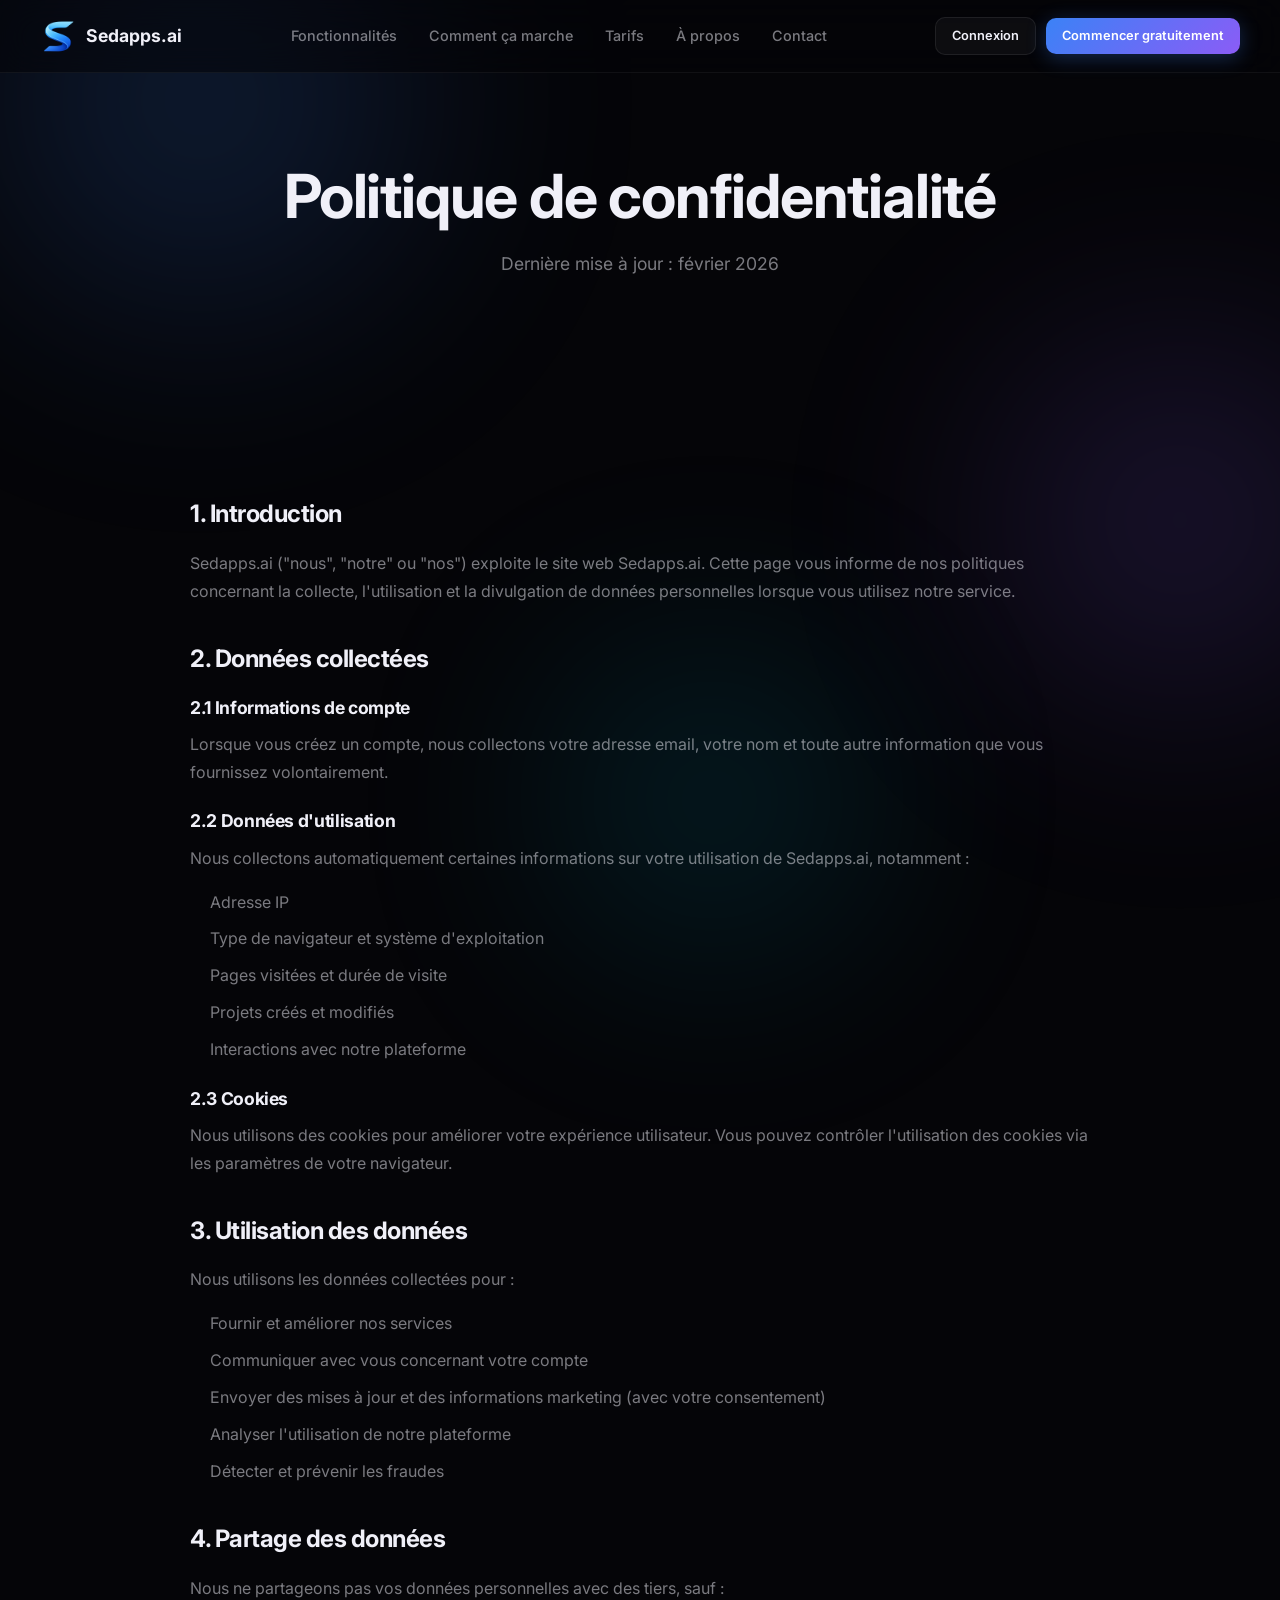
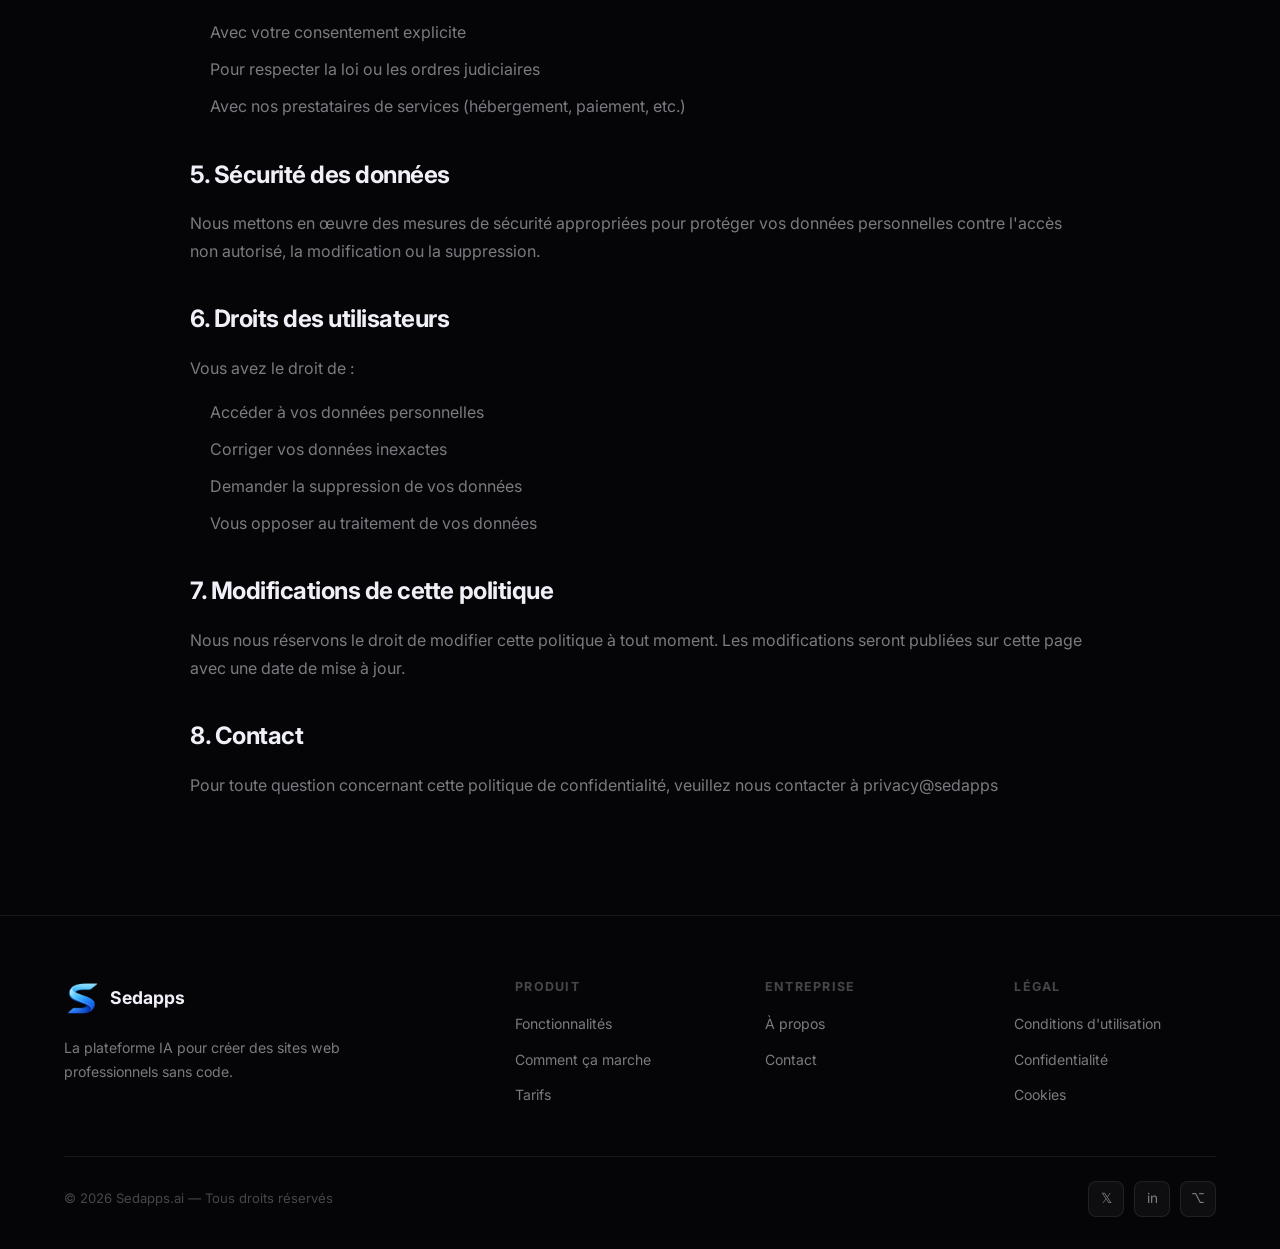
<file: privacy.html>
<!DOCTYPE html>
<html lang="fr">
<head>
<meta charset="UTF-8">
<meta name="viewport" content="width=device-width, initial-scale=1.0">
<title>Politique de confidentialité — Sedapps.ai</title>
<meta name="description" content="Politique de confidentialité de Sedapps.ai">
<link rel="icon" href="logo-sedapps.png" type="image/png">
<link href="https://fonts.googleapis.com/css2?family=Inter:wght@400;500;600;700;800;900&display=swap" rel="stylesheet">
<link rel="stylesheet" href="shared.css">
<style>
.legal-content{max-width:900px;margin:0 auto;line-height:1.8}
.legal-content h2{margin-top:40px;margin-bottom:20px;font-size:1.5rem}
.legal-content h3{margin-top:24px;margin-bottom:12px;font-size:1.1rem}
.legal-content p{margin-bottom:16px;color:var(--muted)}
.legal-content ul{margin-left:20px;margin-bottom:16px}
.legal-content li{margin-bottom:8px;color:var(--muted)}
</style>
</head>
<body>
<div class="amb amb-b"></div><div class="amb amb-p"></div><div class="amb amb-c"></div>

<nav class="nav" id="nav">
  <div class="nav-in">
    <a href="index.html" class="nav-logo"><div class="li"><img src="logo-sedapps.png" alt="Sedapps"></div><span>Sedapps.ai</span></a>
    <div class="nav-links">
      <a href="features.html">Fonctionnalités</a>
      <a href="how-it-works.html">Comment ça marche</a>
      <a href="pricing.html">Tarifs</a>
      <a href="about.html">À propos</a>
      <a href="contact.html">Contact</a>
    </div>
    <div class="nav-cta">
      <a href="https://app.sedapps.online/" class="btn btn-s btn-sm">Connexion</a>
      <a href="https://app.sedapps.online/" class="btn btn-p btn-sm">Commencer gratuitement</a>
    </div>
    <button class="burger" id="burger"><span></span><span></span><span></span></button>
  </div>
</nav>
<div class="mob" id="mob">
  <a href="features.html">Fonctionnalités</a>
  <a href="how-it-works.html">Comment ça marche</a>
  <a href="pricing.html">Tarifs</a>
  <a href="about.html">À propos</a>
  <a href="contact.html">Contact</a>
  <div class="mob-div"></div>
  <a href="https://app.sedapps.online/">Connexion</a>
  <a href="https://app.sedapps.online/" class="btn btn-p">Commencer gratuitement →</a>
</div>

<div class="ph">
  <div class="wrap">
    <h1>Politique de confidentialité</h1>
    <p>Dernière mise à jour : février 2026</p>
  </div>
</div>

<section class="section">
  <div class="wrap">
    <div class="legal-content">
      <h2>1. Introduction</h2>
      <p>Sedapps.ai ("nous", "notre" ou "nos") exploite le site web Sedapps.ai. Cette page vous informe de nos politiques concernant la collecte, l'utilisation et la divulgation de données personnelles lorsque vous utilisez notre service.</p>

      <h2>2. Données collectées</h2>
      <h3>2.1 Informations de compte</h3>
      <p>Lorsque vous créez un compte, nous collectons votre adresse email, votre nom et toute autre information que vous fournissez volontairement.</p>

      <h3>2.2 Données d'utilisation</h3>
      <p>Nous collectons automatiquement certaines informations sur votre utilisation de Sedapps.ai, notamment :</p>
      <ul>
        <li>Adresse IP</li>
        <li>Type de navigateur et système d'exploitation</li>
        <li>Pages visitées et durée de visite</li>
        <li>Projets créés et modifiés</li>
        <li>Interactions avec notre plateforme</li>
      </ul>

      <h3>2.3 Cookies</h3>
      <p>Nous utilisons des cookies pour améliorer votre expérience utilisateur. Vous pouvez contrôler l'utilisation des cookies via les paramètres de votre navigateur.</p>

      <h2>3. Utilisation des données</h2>
      <p>Nous utilisons les données collectées pour :</p>
      <ul>
        <li>Fournir et améliorer nos services</li>
        <li>Communiquer avec vous concernant votre compte</li>
        <li>Envoyer des mises à jour et des informations marketing (avec votre consentement)</li>
        <li>Analyser l'utilisation de notre plateforme</li>
        <li>Détecter et prévenir les fraudes</li>
      </ul>

      <h2>4. Partage des données</h2>
      <p>Nous ne partageons pas vos données personnelles avec des tiers, sauf :</p>
      <ul>
        <li>Avec votre consentement explicite</li>
        <li>Pour respecter la loi ou les ordres judiciaires</li>
        <li>Avec nos prestataires de services (hébergement, paiement, etc.)</li>
      </ul>

      <h2>5. Sécurité des données</h2>
      <p>Nous mettons en œuvre des mesures de sécurité appropriées pour protéger vos données personnelles contre l'accès non autorisé, la modification ou la suppression.</p>

      <h2>6. Droits des utilisateurs</h2>
      <p>Vous avez le droit de :</p>
      <ul>
        <li>Accéder à vos données personnelles</li>
        <li>Corriger vos données inexactes</li>
        <li>Demander la suppression de vos données</li>
        <li>Vous opposer au traitement de vos données</li>
      </ul>

      <h2>7. Modifications de cette politique</h2>
      <p>Nous nous réservons le droit de modifier cette politique à tout moment. Les modifications seront publiées sur cette page avec une date de mise à jour.</p>

      <h2>8. Contact</h2>
      <p>Pour toute question concernant cette politique de confidentialité, veuillez nous contacter à privacy@sedapps</p>
    </div>
  </div>
</section>

<footer class="footer">
  <div class="wrap">
    <div class="fg">
      <div class="fb"><a href="index.html" class="nav-logo" style="display:inline-flex"><div class="li"><img src="logo-sedapps.png" alt="Sedapps"></div><span>Sedapps</span></a><p>La plateforme IA pour créer des sites web professionnels sans code.</p></div>
      <div class="fc"><h5>Produit</h5><ul><li><a href="features.html">Fonctionnalités</a></li><li><a href="how-it-works.html">Comment ça marche</a></li><li><a href="pricing.html">Tarifs</a></li></ul></div>
      <div class="fc"><h5>Entreprise</h5><ul><li><a href="about.html">À propos</a></li><li><a href="contact.html">Contact</a></li></ul></div>
      <div class="fc"><h5>Légal</h5><ul><li><a href="terms.html">Conditions d'utilisation</a></li><li><a href="privacy.html">Confidentialité</a></li><li><a href="cookies.html">Cookies</a></li></ul></div>
    </div>
    <div class="fb-bot"><p>© 2026 Sedapps.ai — Tous droits réservés</p><div class="fsoc"><a href="#">𝕏</a><a href="#">in</a><a href="#">⌥</a></div></div>
  </div>
</footer>
<script src="shared.js"></script>
</body>
</html>
</file>
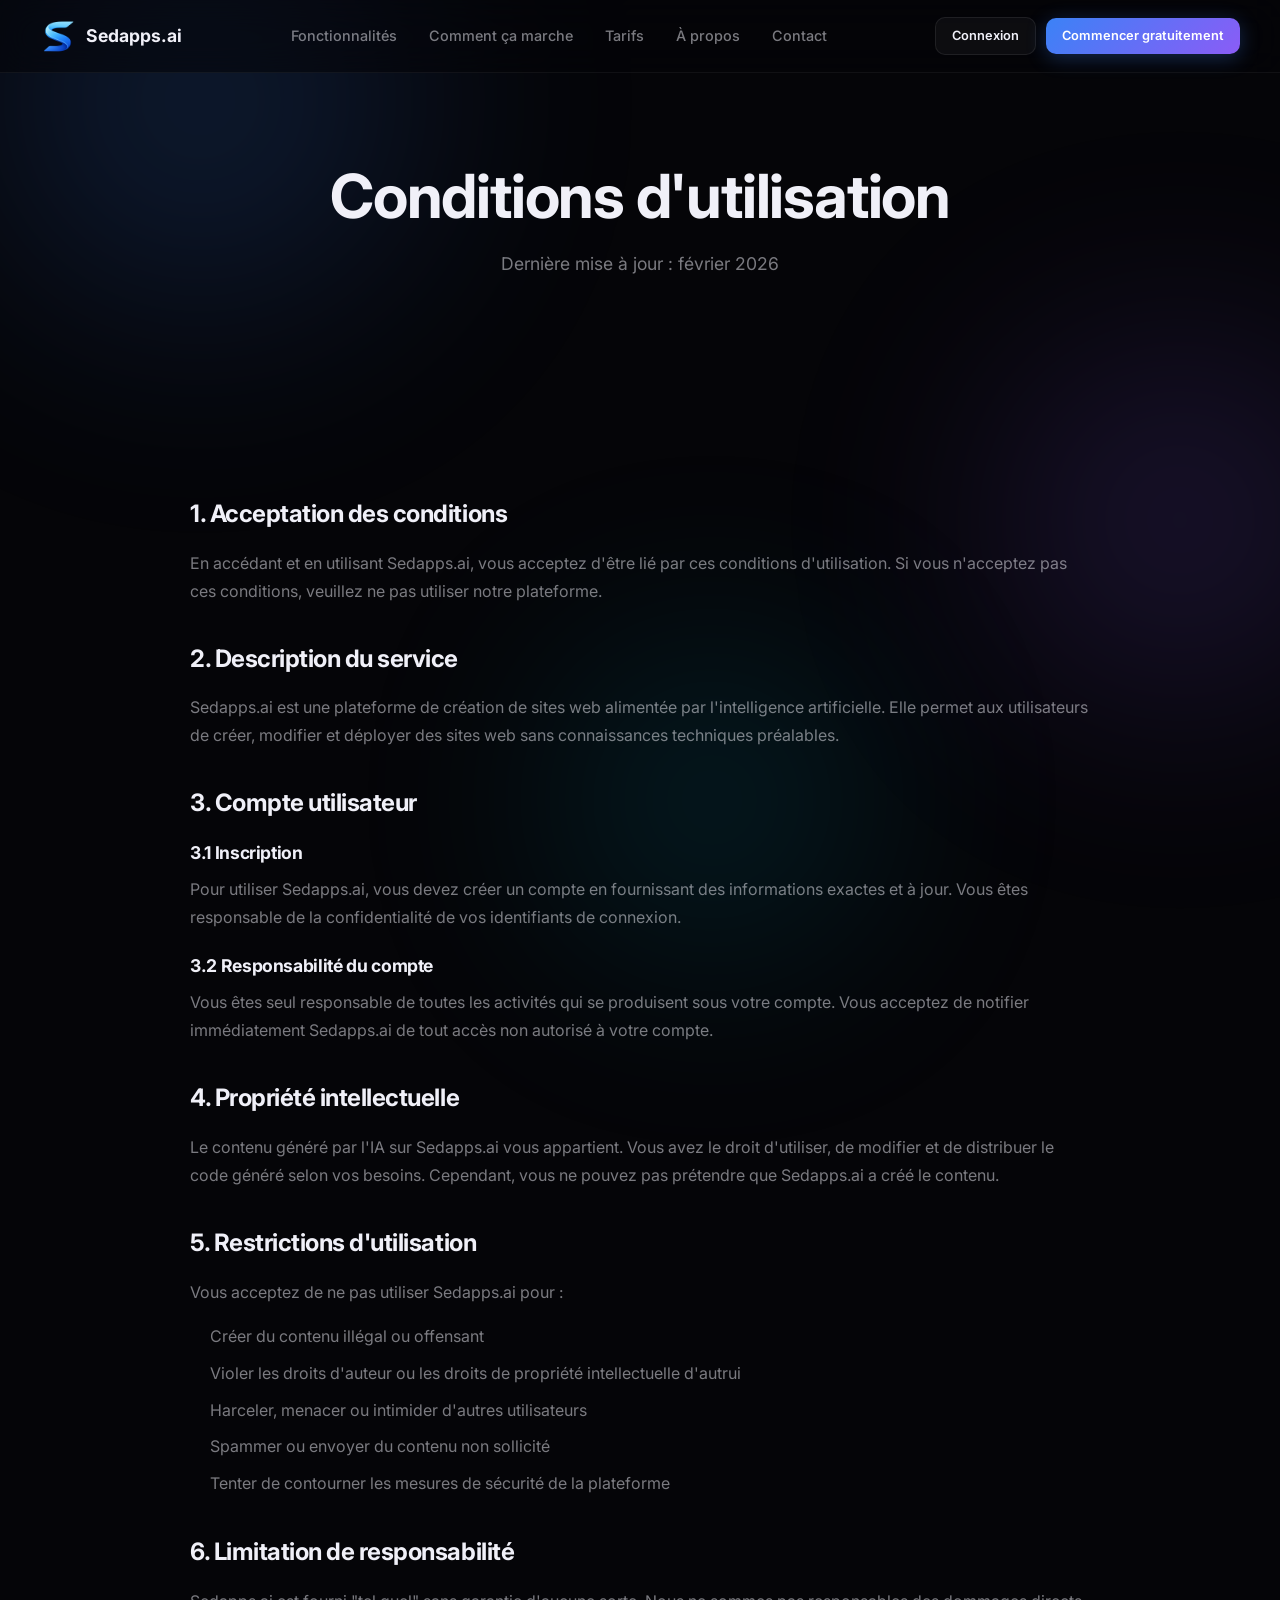
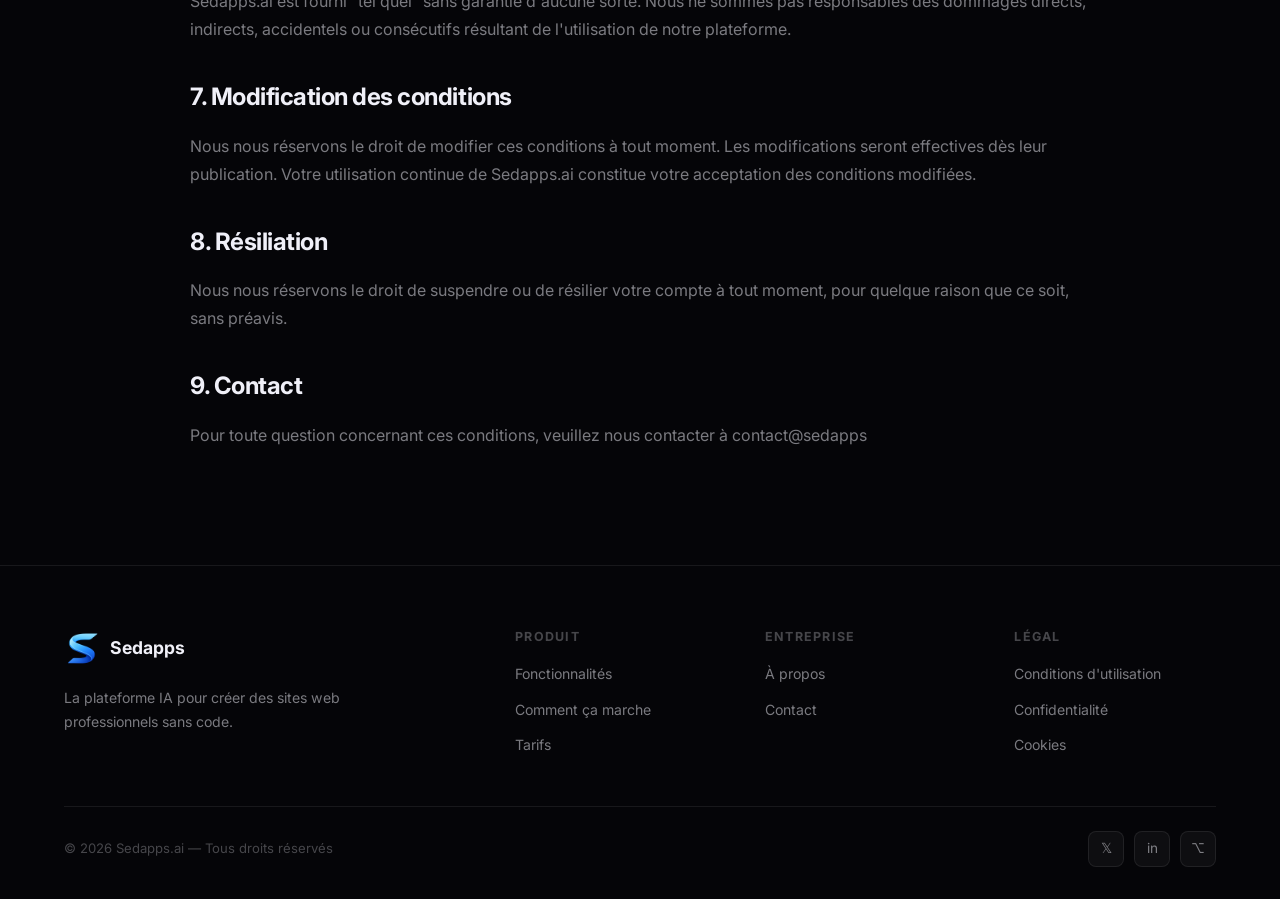
<file: terms.html>
<!DOCTYPE html>
<html lang="fr">
<head>
<meta charset="UTF-8">
<meta name="viewport" content="width=device-width, initial-scale=1.0">
<title>Conditions d'utilisation — Sedapps.ai</title>
<meta name="description" content="Conditions d'utilisation de Sedapps.ai">
<link rel="icon" href="logo-sedapps.png" type="image/png">
<link href="https://fonts.googleapis.com/css2?family=Inter:wght@400;500;600;700;800;900&display=swap" rel="stylesheet">
<link rel="stylesheet" href="shared.css">
<style>
.legal-content{max-width:900px;margin:0 auto;line-height:1.8}
.legal-content h2{margin-top:40px;margin-bottom:20px;font-size:1.5rem}
.legal-content h3{margin-top:24px;margin-bottom:12px;font-size:1.1rem}
.legal-content p{margin-bottom:16px;color:var(--muted)}
.legal-content ul{margin-left:20px;margin-bottom:16px}
.legal-content li{margin-bottom:8px;color:var(--muted)}
</style>
</head>
<body>
<div class="amb amb-b"></div><div class="amb amb-p"></div><div class="amb amb-c"></div>

<nav class="nav" id="nav">
  <div class="nav-in">
    <a href="index.html" class="nav-logo"><div class="li"><img src="logo-sedapps.png" alt="Sedapps"></div><span>Sedapps.ai</span></a>
    <div class="nav-links">
      <a href="features.html">Fonctionnalités</a>
      <a href="how-it-works.html">Comment ça marche</a>
      <a href="pricing.html">Tarifs</a>
      <a href="about.html">À propos</a>
      <a href="contact.html">Contact</a>
    </div>
    <div class="nav-cta">
      <a href="https://app.sedapps.online/" class="btn btn-s btn-sm">Connexion</a>
      <a href="https://app.sedapps.online/" class="btn btn-p btn-sm">Commencer gratuitement</a>
    </div>
    <button class="burger" id="burger"><span></span><span></span><span></span></button>
  </div>
</nav>
<div class="mob" id="mob">
  <a href="features.html">Fonctionnalités</a>
  <a href="how-it-works.html">Comment ça marche</a>
  <a href="pricing.html">Tarifs</a>
  <a href="about.html">À propos</a>
  <a href="contact.html">Contact</a>
  <div class="mob-div"></div>
  <a href="https://app.sedapps.online/">Connexion</a>
  <a href="https://app.sedapps.online/" class="btn btn-p">Commencer gratuitement →</a>
</div>

<div class="ph">
  <div class="wrap">
    <h1>Conditions d'utilisation</h1>
    <p>Dernière mise à jour : février 2026</p>
  </div>
</div>

<section class="section">
  <div class="wrap">
    <div class="legal-content">
      <h2>1. Acceptation des conditions</h2>
      <p>En accédant et en utilisant Sedapps.ai, vous acceptez d'être lié par ces conditions d'utilisation. Si vous n'acceptez pas ces conditions, veuillez ne pas utiliser notre plateforme.</p>

      <h2>2. Description du service</h2>
      <p>Sedapps.ai est une plateforme de création de sites web alimentée par l'intelligence artificielle. Elle permet aux utilisateurs de créer, modifier et déployer des sites web sans connaissances techniques préalables.</p>

      <h2>3. Compte utilisateur</h2>
      <h3>3.1 Inscription</h3>
      <p>Pour utiliser Sedapps.ai, vous devez créer un compte en fournissant des informations exactes et à jour. Vous êtes responsable de la confidentialité de vos identifiants de connexion.</p>
      
      <h3>3.2 Responsabilité du compte</h3>
      <p>Vous êtes seul responsable de toutes les activités qui se produisent sous votre compte. Vous acceptez de notifier immédiatement Sedapps.ai de tout accès non autorisé à votre compte.</p>

      <h2>4. Propriété intellectuelle</h2>
      <p>Le contenu généré par l'IA sur Sedapps.ai vous appartient. Vous avez le droit d'utiliser, de modifier et de distribuer le code généré selon vos besoins. Cependant, vous ne pouvez pas prétendre que Sedapps.ai a créé le contenu.</p>

      <h2>5. Restrictions d'utilisation</h2>
      <p>Vous acceptez de ne pas utiliser Sedapps.ai pour :</p>
      <ul>
        <li>Créer du contenu illégal ou offensant</li>
        <li>Violer les droits d'auteur ou les droits de propriété intellectuelle d'autrui</li>
        <li>Harceler, menacer ou intimider d'autres utilisateurs</li>
        <li>Spammer ou envoyer du contenu non sollicité</li>
        <li>Tenter de contourner les mesures de sécurité de la plateforme</li>
      </ul>

      <h2>6. Limitation de responsabilité</h2>
      <p>Sedapps.ai est fourni "tel quel" sans garantie d'aucune sorte. Nous ne sommes pas responsables des dommages directs, indirects, accidentels ou consécutifs résultant de l'utilisation de notre plateforme.</p>

      <h2>7. Modification des conditions</h2>
      <p>Nous nous réservons le droit de modifier ces conditions à tout moment. Les modifications seront effectives dès leur publication. Votre utilisation continue de Sedapps.ai constitue votre acceptation des conditions modifiées.</p>

      <h2>8. Résiliation</h2>
      <p>Nous nous réservons le droit de suspendre ou de résilier votre compte à tout moment, pour quelque raison que ce soit, sans préavis.</p>

      <h2>9. Contact</h2>
      <p>Pour toute question concernant ces conditions, veuillez nous contacter à contact@sedapps</p>
    </div>
  </div>
</section>

<footer class="footer">
  <div class="wrap">
    <div class="fg">
      <div class="fb"><a href="index.html" class="nav-logo" style="display:inline-flex"><div class="li"><img src="logo-sedapps.png" alt="Sedapps"></div><span>Sedapps</span></a><p>La plateforme IA pour créer des sites web professionnels sans code.</p></div>
      <div class="fc"><h5>Produit</h5><ul><li><a href="features.html">Fonctionnalités</a></li><li><a href="how-it-works.html">Comment ça marche</a></li><li><a href="pricing.html">Tarifs</a></li></ul></div>
      <div class="fc"><h5>Entreprise</h5><ul><li><a href="about.html">À propos</a></li><li><a href="contact.html">Contact</a></li></ul></div>
      <div class="fc"><h5>Légal</h5><ul><li><a href="terms.html">Conditions d'utilisation</a></li><li><a href="privacy.html">Confidentialité</a></li><li><a href="cookies.html">Cookies</a></li></ul></div>
    </div>
    <div class="fb-bot"><p>© 2026 Sedapps.ai — Tous droits réservés</p><div class="fsoc"><a href="#">𝕏</a><a href="#">in</a><a href="#">⌥</a></div></div>
  </div>
</footer>
<script src="shared.js"></script>
</body>
</html>
</file>
<file: shared.css>
:root{--bg:#050508;--bg2:#0a0a12;--surface:rgba(255,255,255,0.04);--surface-h:rgba(255,255,255,0.07);--border:rgba(255,255,255,0.08);--border-h:rgba(255,255,255,0.15);--text:#f0f0f8;--muted:rgba(240,240,248,0.5);--faint:rgba(240,240,248,0.28);--blue:#3b82f6;--blue-l:#60a5fa;--cyan:#06b6d4;--purple:#8b5cf6;--green:#10b981;--r:16px;--rs:10px;--rl:24px}
*,*::before,*::after{margin:0;padding:0;box-sizing:border-box}
html{scroll-behavior:smooth}
body{background:var(--bg);color:var(--text);font-family:'Inter',-apple-system,BlinkMacSystemFont,'Segoe UI',sans-serif;line-height:1.6;overflow-x:hidden;min-height:100vh}
body.no-scroll{overflow:hidden}
h1,h2,h3,h4,h5,h6{font-weight:700;line-height:1.2;letter-spacing:-.02em}
h1{font-size:clamp(2.2rem,5vw,3.8rem)}
h2{font-size:clamp(1.7rem,3.5vw,2.6rem)}
h3{font-size:clamp(1.1rem,2vw,1.35rem)}
p{color:var(--muted);line-height:1.75}
a{color:inherit;text-decoration:none}
img{max-width:100%;display:block}
ul{list-style:none}

/* AMBIENT */
.amb{position:fixed;border-radius:50%;filter:blur(120px);pointer-events:none;z-index:0;opacity:.28}
.amb-b{width:600px;height:600px;background:radial-gradient(circle,#3b82f6,transparent 70%);top:-200px;left:-100px;animation:drift 18s ease-in-out infinite alternate}
.amb-p{width:500px;height:500px;background:radial-gradient(circle,#8b5cf6,transparent 70%);top:30%;right:-150px;animation:drift 22s ease-in-out infinite alternate-reverse}
.amb-c{width:400px;height:400px;background:radial-gradient(circle,#06b6d4,transparent 70%);bottom:-100px;left:40%;animation:drift 16s ease-in-out infinite alternate}
@keyframes drift{0%{transform:translate(0,0)}100%{transform:translate(40px,30px)}}

/* LAYOUT */
.wrap{max-width:1200px;margin:0 auto;padding:0 24px;position:relative;z-index:1}
.section{padding:100px 0}
.section-sm{padding:60px 0}
.sh{text-align:center;margin-bottom:64px}
.sh p{max-width:600px;margin:16px auto 0;font-size:1.05rem}
.label{display:inline-block;font-size:.75rem;font-weight:600;letter-spacing:.12em;text-transform:uppercase;color:var(--blue-l);background:rgba(59,130,246,.1);border:1px solid rgba(59,130,246,.2);padding:4px 14px;border-radius:100px;margin-bottom:16px}
.grad{background:linear-gradient(135deg,var(--blue-l),var(--cyan),var(--purple));-webkit-background-clip:text;-webkit-text-fill-color:transparent;background-clip:text}

/* NAVBAR */
.nav{position:fixed;top:0;left:0;right:0;z-index:1000;padding:0 24px;transition:all .3s;background:rgba(5,5,8,.55);border-bottom:1px solid rgba(255,255,255,.05);backdrop-filter:blur(18px)}
.nav.scrolled{background:rgba(5,5,8,.92);backdrop-filter:blur(24px);border-bottom:1px solid var(--border)}
.nav-in{max-width:1200px;margin:0 auto;display:flex;align-items:center;justify-content:space-between;height:72px}
.nav-logo{display:flex;align-items:center;gap:10px;font-weight:700;font-size:1.1rem}
.nav-logo .li{width:36px;height:36px;border-radius:10px;overflow:hidden;display:flex;align-items:center;justify-content:center;flex-shrink:0}
.nav-logo .li img{width:100%;height:100%;object-fit:contain}
.nav-links{display:flex;align-items:center;gap:4px}
.nav-links a{padding:8px 14px;border-radius:var(--rs);font-size:.9rem;font-weight:500;color:var(--muted);transition:all .2s}
.nav-links a:hover,.nav-links a.active{color:var(--text);background:var(--surface)}
.nav-cta{display:flex;align-items:center;gap:10px}
.burger{display:none;flex-direction:column;gap:5px;cursor:pointer;padding:8px;background:none;border:none}
.burger span{display:block;width:22px;height:2px;background:var(--text);border-radius:2px;transition:all .3s}
.burger.open span:nth-child(1){transform:translateY(7px) rotate(45deg)}
.burger.open span:nth-child(2){opacity:0}
.burger.open span:nth-child(3){transform:translateY(-7px) rotate(-45deg)}
.mob{display:none;position:fixed;top:72px;left:0;right:0;bottom:0;background:rgba(5,5,8,.97);backdrop-filter:blur(24px);padding:24px;flex-direction:column;gap:6px;z-index:999;overflow-y:auto}
.mob.open{display:flex}
.mob a{padding:14px 16px;border-radius:var(--rs);font-size:1rem;font-weight:500;color:var(--muted);border:1px solid transparent;transition:all .2s}
.mob a:hover{color:var(--text);border-color:var(--border);background:var(--surface)}
.mob .btn-p{margin-top:12px;text-align:center;justify-content:center}
.mob-div{height:1px;background:var(--border);margin:8px 0}

/* BUTTONS */
.btn{display:inline-flex;align-items:center;gap:8px;padding:12px 24px;border-radius:var(--rs);font-size:.9rem;font-weight:600;cursor:pointer;border:none;transition:all .2s;text-decoration:none;white-space:nowrap}
.btn-p{background:linear-gradient(135deg,var(--blue),var(--purple));color:#fff;box-shadow:0 4px 20px rgba(59,130,246,.3)}
.btn-p:hover{transform:translateY(-1px);box-shadow:0 8px 30px rgba(59,130,246,.4)}
.btn-s{background:var(--surface);color:var(--text);border:1px solid var(--border)}
.btn-s:hover{background:var(--surface-h);border-color:var(--border-h)}
.btn-lg{padding:16px 32px;font-size:1rem;border-radius:var(--r)}
.btn-sm{padding:8px 16px;font-size:.8rem}
.btn-full{width:100%;justify-content:center}

/* CARDS */
.card{padding:32px;border-radius:var(--r);background:var(--surface);border:1px solid var(--border);transition:all .3s}
.card:hover{transform:translateY(-4px);border-color:var(--border-h);box-shadow:0 8px 32px rgba(0,0,0,.4)}
.icon-box{width:48px;height:48px;border-radius:12px;margin-bottom:20px;display:flex;align-items:center;justify-content:center;font-size:1.3rem}
.ib-b{background:rgba(59,130,246,.1);border:1px solid rgba(59,130,246,.2)}
.ib-c{background:rgba(6,182,212,.1);border:1px solid rgba(6,182,212,.2)}
.ib-p{background:rgba(139,92,246,.1);border:1px solid rgba(139,92,246,.2)}
.ib-g{background:rgba(16,185,129,.1);border:1px solid rgba(16,185,129,.2)}
.ib-o{background:rgba(249,115,22,.1);border:1px solid rgba(249,115,22,.2)}
.ib-pk{background:rgba(236,72,153,.1);border:1px solid rgba(236,72,153,.2)}

/* PAGE HERO */
.ph{padding:160px 0 80px;text-align:center;position:relative}
.ph h1{margin-bottom:16px}
.ph p{font-size:1.1rem;max-width:600px;margin:0 auto}

/* FOOTER */
.footer{border-top:1px solid var(--border);padding:64px 0 32px;position:relative;z-index:1}
.fg{display:grid;grid-template-columns:2fr 1fr 1fr 1fr;gap:48px;margin-bottom:48px}
.fb p{font-size:.88rem;margin-top:12px;max-width:280px}
.fc h5{font-size:.78rem;font-weight:700;text-transform:uppercase;letter-spacing:.1em;color:var(--faint);margin-bottom:16px}
.fc ul{display:flex;flex-direction:column;gap:10px}
.fc ul li a{font-size:.88rem;color:var(--muted);transition:color .2s}
.fc ul li a:hover{color:var(--text)}
.fb-bot{border-top:1px solid var(--border);padding-top:24px;display:flex;align-items:center;justify-content:space-between;flex-wrap:wrap;gap:12px}
.fb-bot p{font-size:.82rem;color:var(--faint)}
.fsoc{display:flex;gap:10px}
.fsoc a{width:36px;height:36px;border-radius:8px;background:var(--surface);border:1px solid var(--border);display:flex;align-items:center;justify-content:center;font-size:.85rem;color:var(--muted);transition:all .2s}
.fsoc a:hover{color:var(--text);border-color:var(--border-h)}

/* CTA BOX */
.cta-box{background:linear-gradient(135deg,rgba(59,130,246,.08),rgba(139,92,246,.08));border:1px solid rgba(59,130,246,.2);border-radius:var(--rl);padding:80px 40px;text-align:center;position:relative;overflow:hidden}
.cta-box::before{content:'';position:absolute;top:-50%;left:-50%;width:200%;height:200%;background:radial-gradient(circle at center,rgba(59,130,246,.05),transparent 60%);pointer-events:none}
.cta-box h2{margin-bottom:16px}
.cta-box p{max-width:500px;margin:0 auto 36px;font-size:1.05rem}
.cta-acts{display:flex;gap:12px;justify-content:center;flex-wrap:wrap}

/* LEGAL */
.legal{max-width:800px;margin:0 auto;padding:40px 0 100px}
.legal h2{font-size:1.3rem;margin:40px 0 12px;color:var(--text)}
.legal h3{font-size:1rem;margin:24px 0 8px;color:var(--text)}
.legal p{margin-bottom:16px;font-size:.92rem}
.legal ul{padding-left:20px;margin-bottom:16px}
.legal ul li{font-size:.92rem;color:var(--muted);margin-bottom:8px;list-style:disc}
.toc{background:var(--surface);border:1px solid var(--border);border-radius:var(--r);padding:24px;margin-bottom:48px}
.toc h4{font-size:.82rem;font-weight:700;text-transform:uppercase;letter-spacing:.08em;color:var(--faint);margin-bottom:12px}
.toc ol{padding-left:20px}
.toc ol li{font-size:.88rem;color:var(--muted);margin-bottom:6px;list-style:decimal}
.toc ol li a{color:var(--blue-l)}
.toc ol li a:hover{text-decoration:underline}
.date{font-size:.82rem;color:var(--faint);margin-bottom:32px}

/* BREADCRUMB */
.bc{display:flex;align-items:center;gap:8px;font-size:.82rem;color:var(--faint);margin-bottom:24px}
.bc a{color:var(--muted);transition:color .2s}
.bc a:hover{color:var(--text)}

/* STATS */
.stats-row{display:flex;justify-content:space-around;flex-wrap:wrap;gap:32px;padding:48px 0}
.stat .num{font-size:2.4rem;font-weight:800;color:var(--text);display:block}
.stat .lbl{font-size:.82rem;color:var(--faint)}

/* FAQ */
.faq{display:flex;flex-direction:column;gap:12px;max-width:800px;margin:0 auto}
.faq-item{background:var(--surface);border:1px solid var(--border);border-radius:var(--r);overflow:hidden}
.faq-q{width:100%;background:none;border:none;padding:20px 24px;display:flex;align-items:center;justify-content:space-between;cursor:pointer;color:var(--text);font-size:.95rem;font-weight:600;text-align:left;transition:background .2s;font-family:inherit}
.faq-q:hover{background:var(--surface-h)}
.faq-q .ico{font-size:1.2rem;transition:transform .3s;flex-shrink:0;color:var(--muted)}
.faq-a{padding:0 24px;max-height:0;overflow:hidden;transition:all .35s}
.faq-a.open{max-height:300px;padding:0 24px 20px}
.faq-a p{font-size:.9rem}

/* RESPONSIVE */
@media(max-width:1024px){.fg{grid-template-columns:1fr 1fr;gap:32px}}
@media(max-width:768px){
  .nav-links,.nav-cta{display:none}
  .burger{display:flex}
  .fg{grid-template-columns:1fr 1fr;gap:24px}
  .stats-row{gap:20px}
  .cta-box{padding:48px 24px}
  .ph{padding:120px 0 60px}
}
@media(max-width:480px){
  .fg{grid-template-columns:1fr}
  .wrap{padding:0 16px}
  .section{padding:64px 0}
}
</file>
